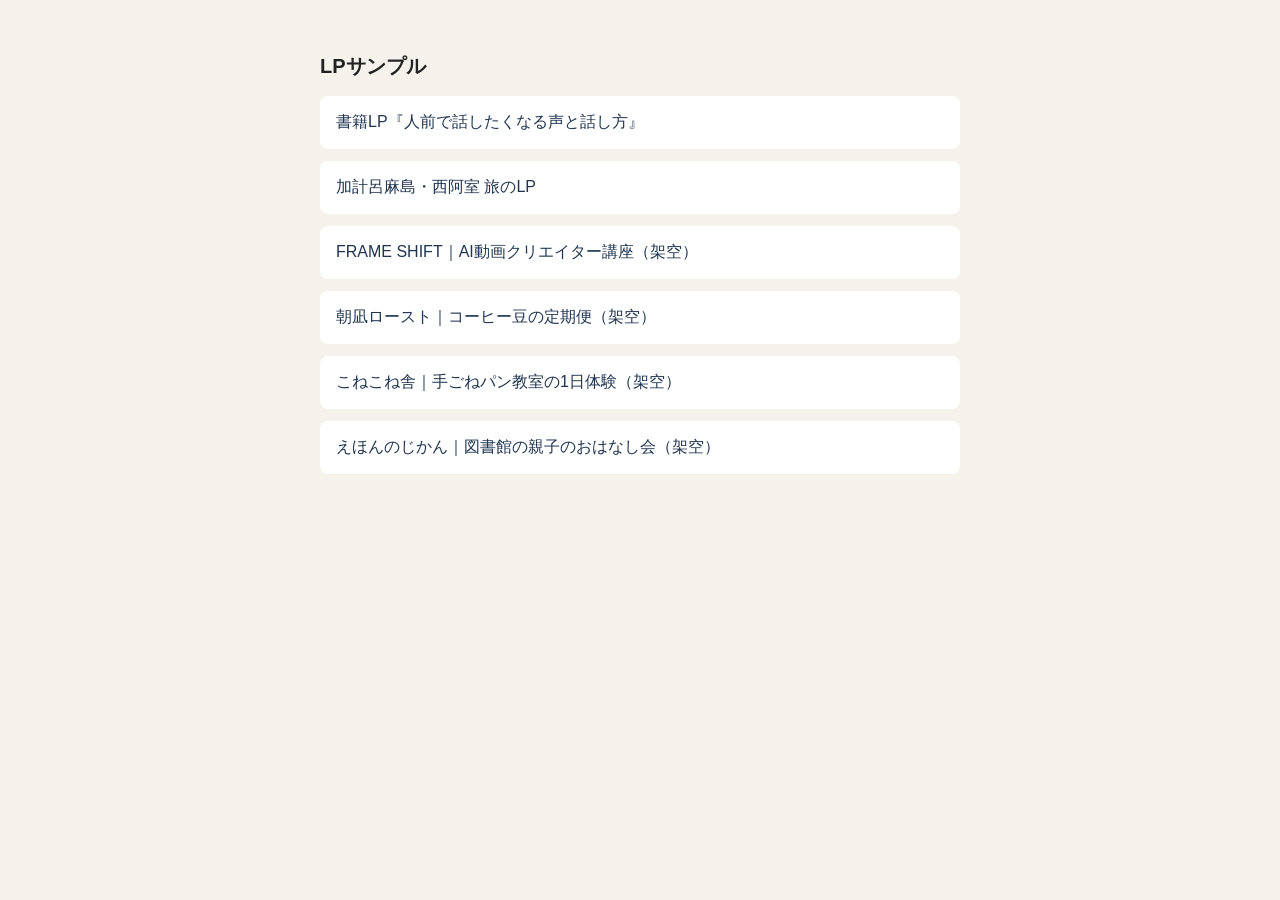
<file: index.html>
<!doctype html>
<html lang="ja"><head><meta charset="utf-8"><meta name="viewport" content="width=device-width, initial-scale=1">
<title>LPサンプル</title><meta name="robots" content="noindex">
<style>body{margin:0;font-family:"Hiragino Sans","Noto Sans JP",sans-serif;background:#f5f2ec;color:#222}main{max-width:640px;margin:0 auto;padding:40px 20px}h1{font-size:20px;font-weight:600}ul{list-style:none;padding:0;display:grid;gap:12px}a{display:block;padding:16px;background:#fff;border-radius:8px;color:#1F3550;text-decoration:none}a:hover{outline:2px solid #1F3550}</style></head>
<body><main><h1>LPサンプル</h1><ul>
<li><a href="hitomae/">書籍LP『人前で話したくなる声と話し方』</a></li>
<li><a href="nishiamuro/">加計呂麻島・西阿室 旅のLP</a></li>
<li><a href="frameshift/">FRAME SHIFT｜AI動画クリエイター講座（架空）</a></li>
<li><a href="asanagi/">朝凪ロースト｜コーヒー豆の定期便（架空）</a></li>
<li><a href="konekone/">こねこね舎｜手ごねパン教室の1日体験（架空）</a></li>
<li><a href="ehon/">えほんのじかん｜図書館の親子のおはなし会（架空）</a></li>
</ul></main></body></html>
</file>
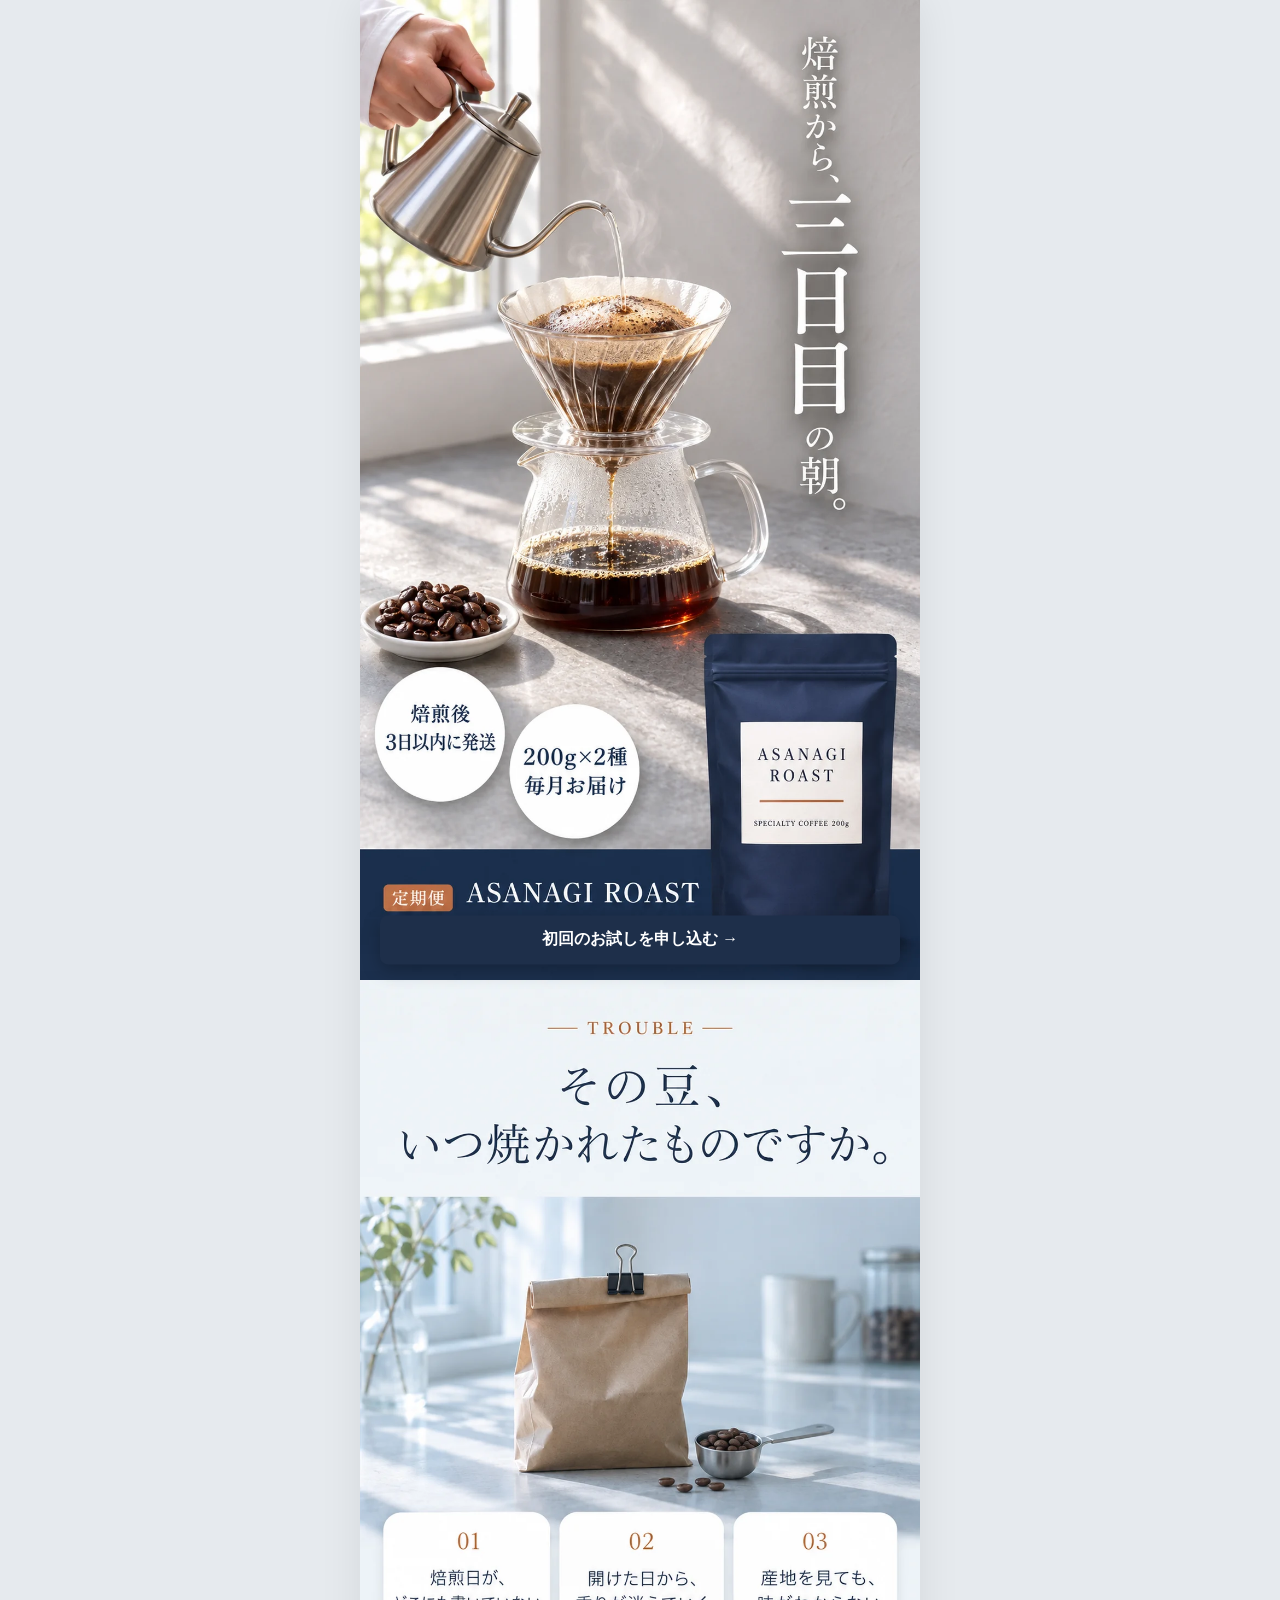
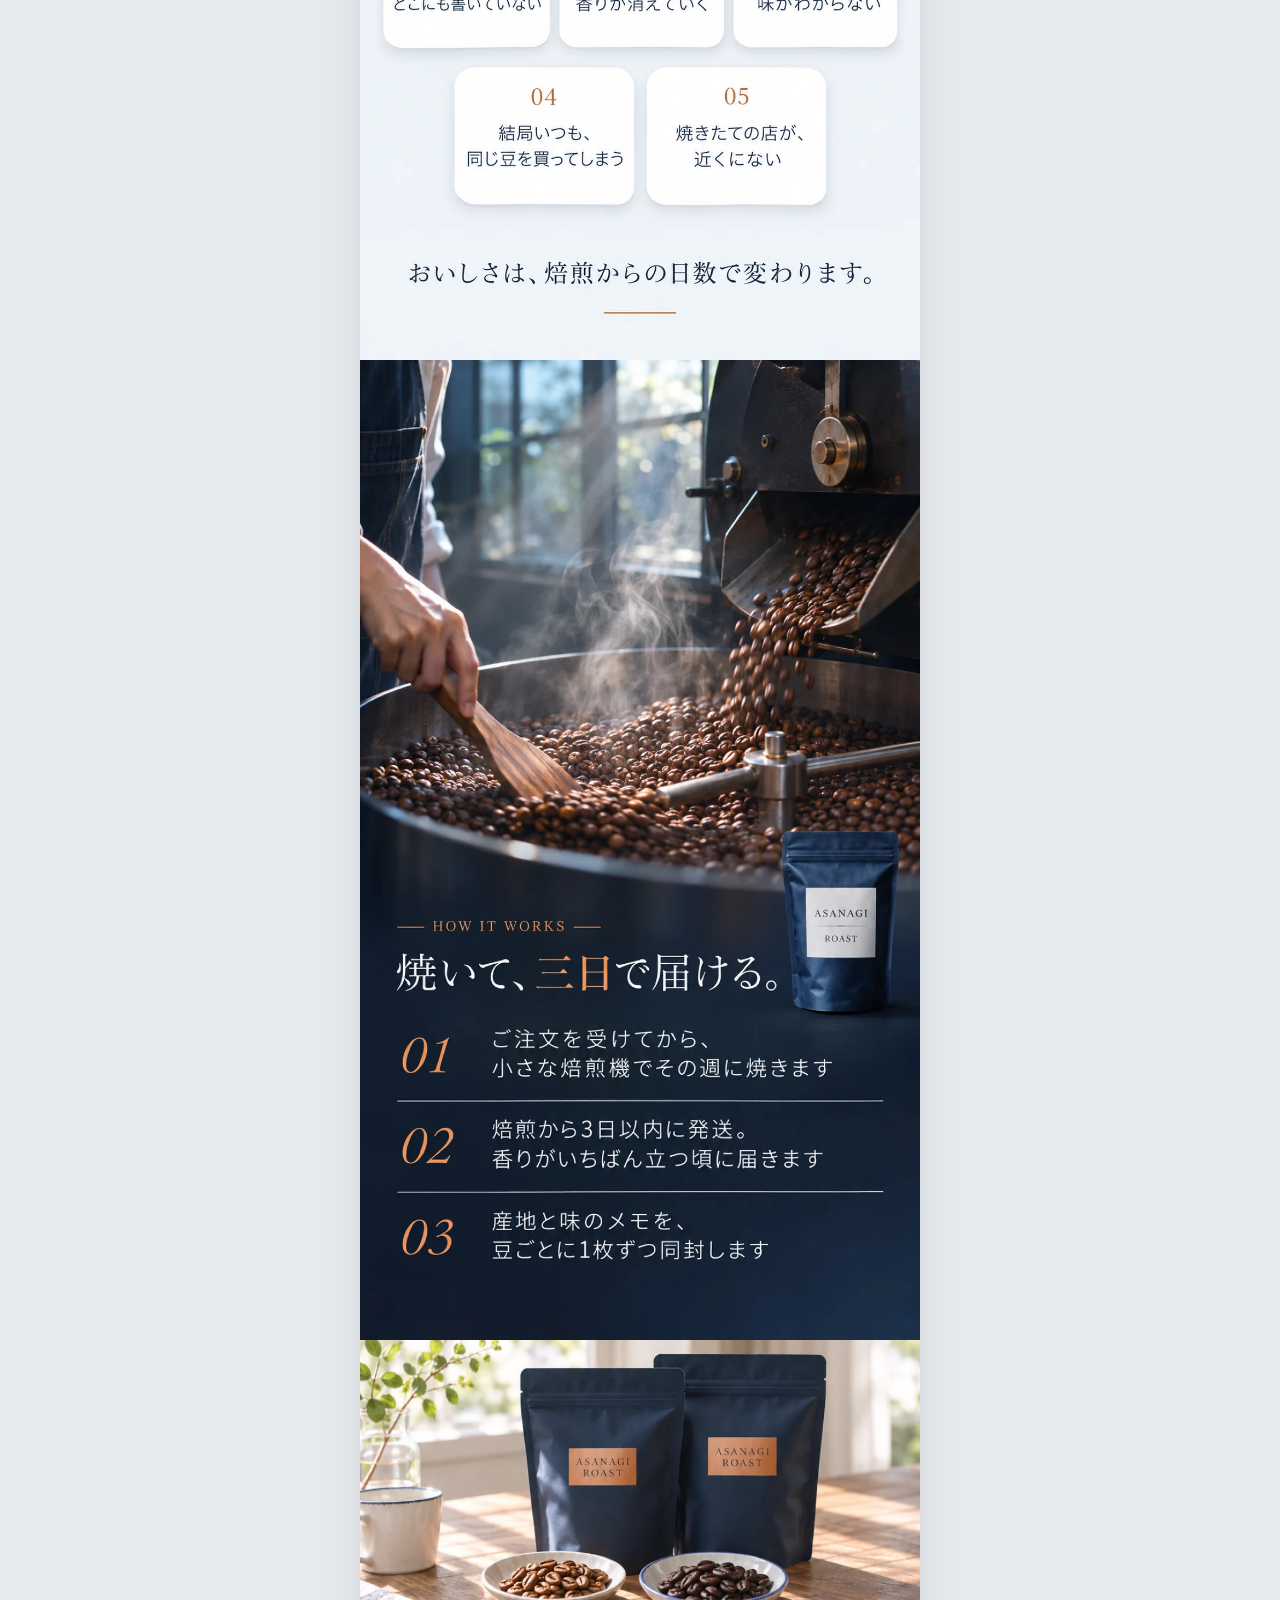
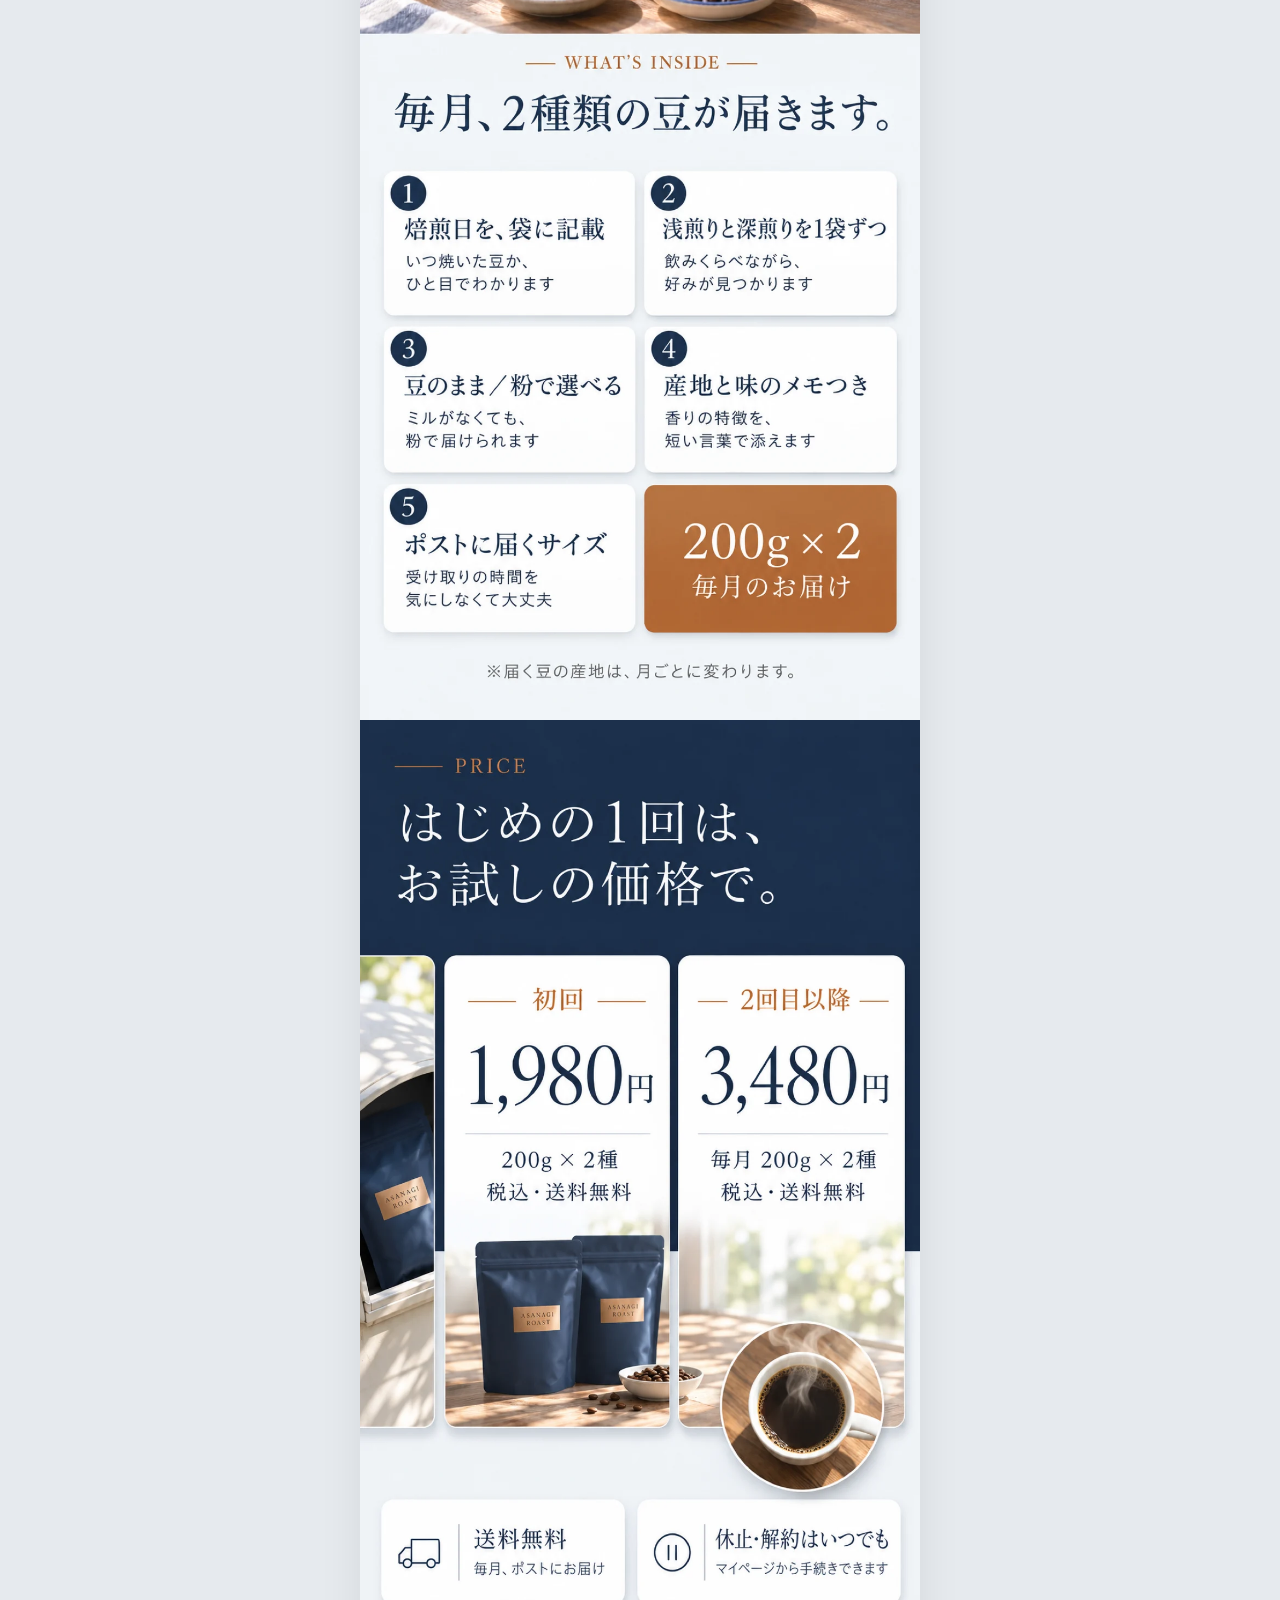
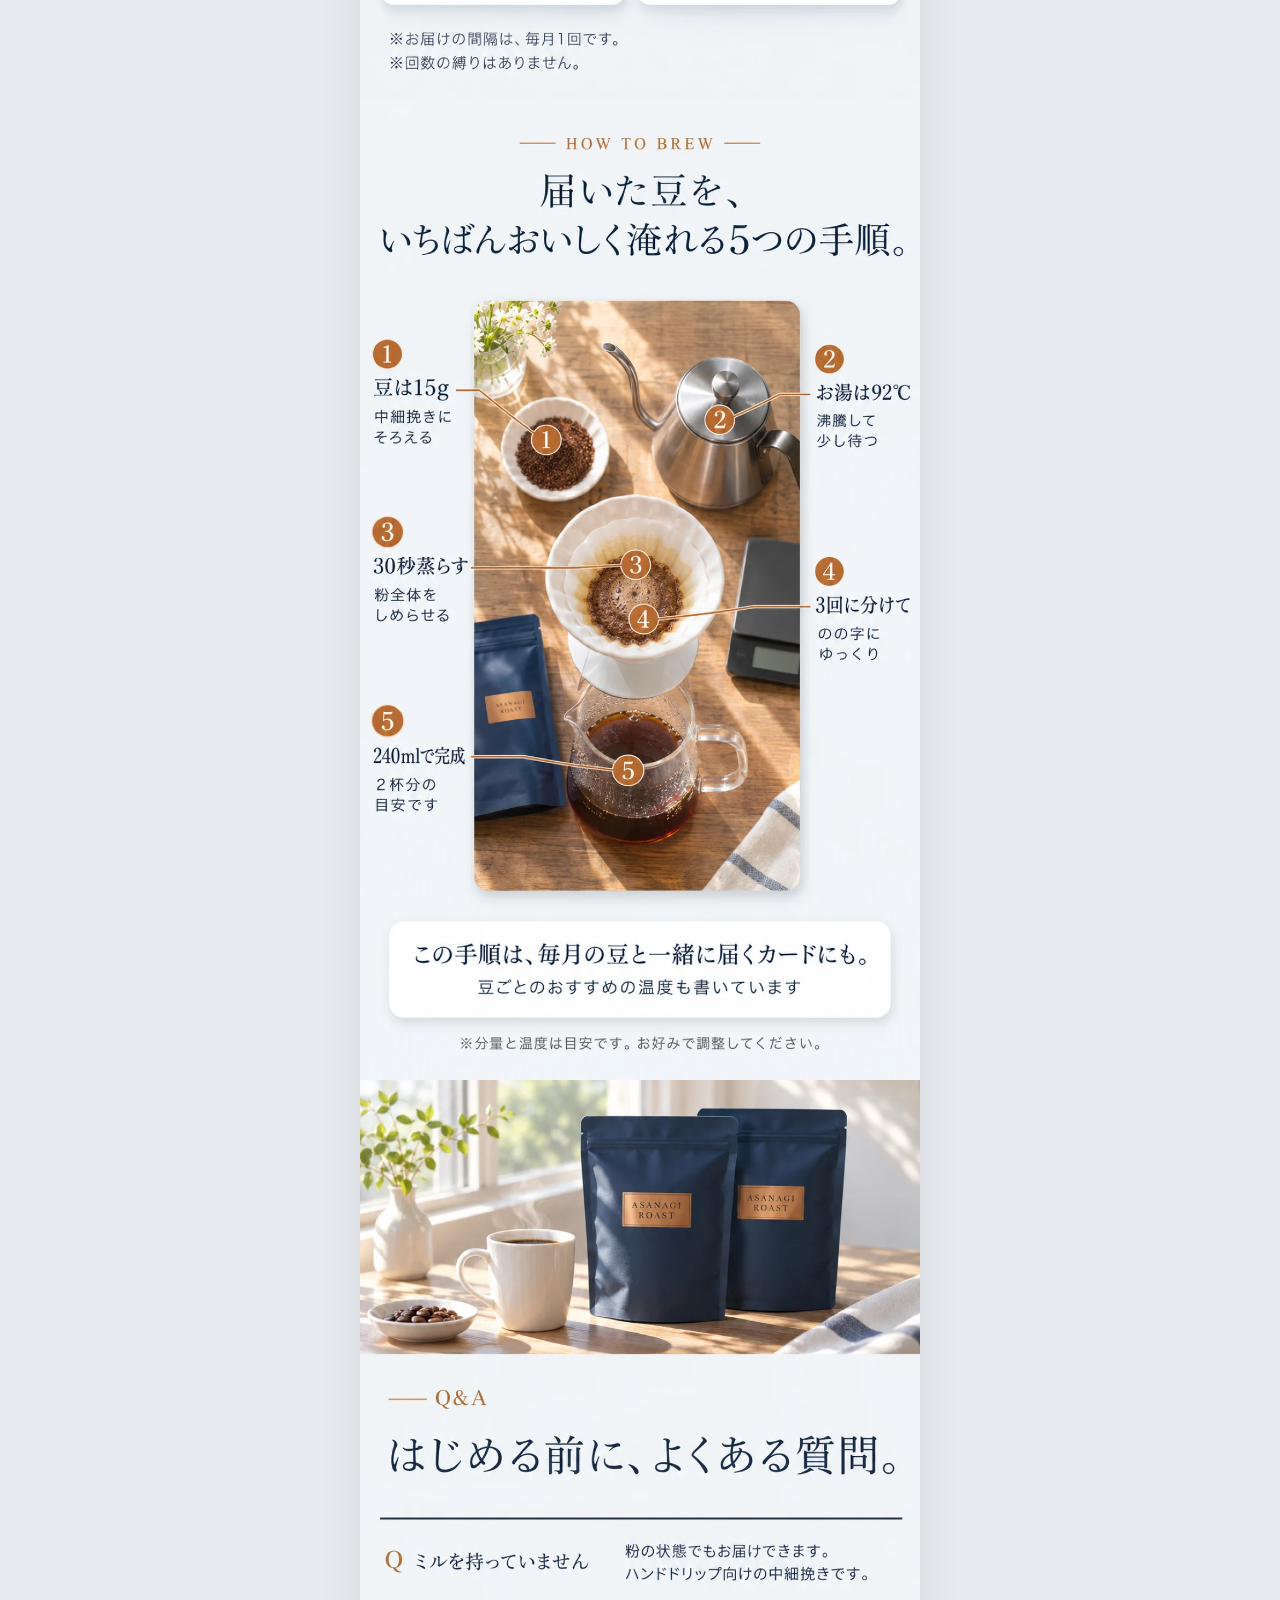
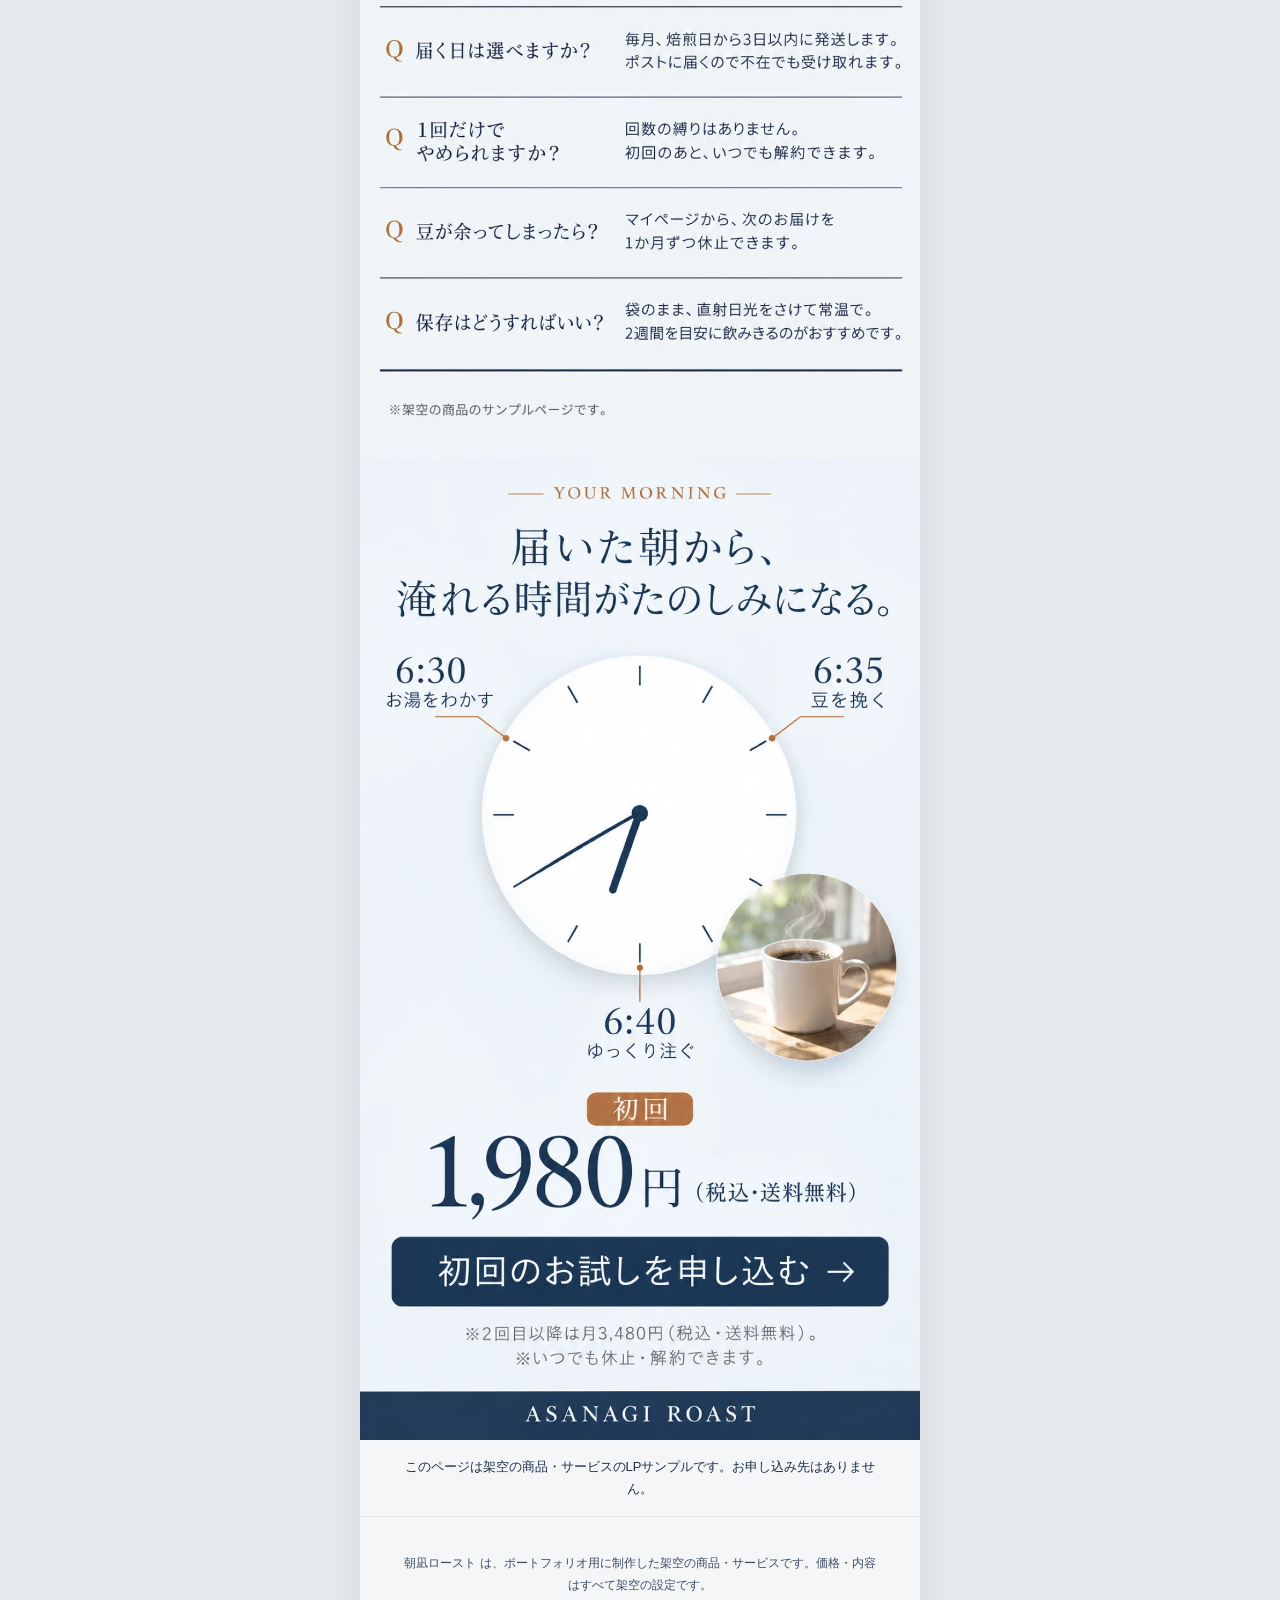
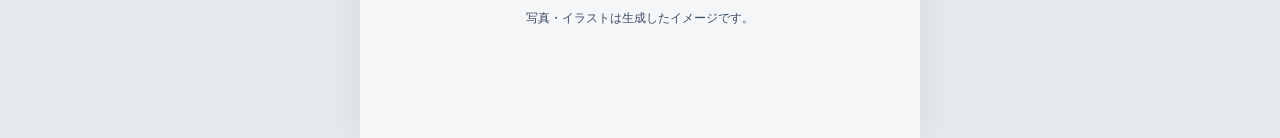
<file: asanagi/index.html>
<!doctype html>
<html lang="ja">
<head>
<meta charset="utf-8">
<meta name="viewport" content="width=device-width, initial-scale=1">
<title>朝凪ロースト｜焙煎から3日以内に届くコーヒー豆の定期便（架空のサンプル）</title>
<meta name="description" content="焙煎から、三日目の朝。架空のスペシャルティコーヒー豆の定期便のLPサンプル。">
<meta property="og:title" content="朝凪ロースト｜焙煎から3日以内に届くコーヒー豆の定期便（架空のサンプル）">
<meta property="og:description" content="焙煎から、三日目の朝。架空のスペシャルティコーヒー豆の定期便のLPサンプル。">
<meta property="og:type" content="website">
<meta property="og:image" content="images/ogp.jpg">
<link rel="icon" href="favicon.png">
<link rel="stylesheet" href="style.css">
</head>
<body>
<main class="lp">
  <section class="part" id="fv">
    <img src="images/01-fv.webp" width="1024" height="1792" fetchpriority="high"
      alt="焙煎から、三日目の朝。朝凪ロースト ASANAGI ROAST。焙煎後3日以内に発送、200g×2種を毎月お届けするコーヒー豆の定期便。">
  </section>
  <section class="part" id="pain">
    <img src="images/02-pain.webp" width="1024" height="1792" loading="lazy"
      alt="その豆、いつ焼かれたものですか。焙煎日が書いていない、開けると香りがすぐ消える、選び方がわからない。">
  </section>
  <section class="part" id="offer">
    <img src="images/03-offer.webp" width="1024" height="1792" loading="lazy"
      alt="焼いて、三日で届ける。注文を受けてから焙煎し、3日以内に発送します。">
  </section>
  <section class="part" id="feature">
    <img src="images/04-feature.webp" width="1024" height="1792" loading="lazy"
      alt="毎月、2種類の豆が届きます。焙煎日を袋に記載、浅煎りと深煎りを1袋ずつ、豆のまま／粉で選べる、産地と味のメモつき、ポストに届くサイズ。200g×2を毎月お届け。">
  </section>
  <section class="part" id="price">
    <img src="images/05-price.webp" width="1024" height="1792" loading="lazy"
      alt="はじめの1回は、お試しの価格で。初回1,980円、2回目以降3,480円（どちらも税込・送料無料、200g×2種）。休止・解約はいつでも。">
  </section>
  <section class="part" id="guide">
    <img src="images/06-guide.webp" width="1024" height="1792" loading="lazy"
      alt="届いた豆を、いちばんおいしく淹れる5つの手順。豆は15g、お湯は92℃、30秒蒸らす、3回に分けて注ぐ、240mlで完成。">
  </section>
  <section class="part" id="faq">
    <img src="images/07-faq.webp" width="1024" height="1792" loading="lazy"
      alt="はじめる前に、よくある質問。ミルがなくても粉で届けられます。焙煎日から3日以内に発送しポストに届きます。回数の縛りはありません。1か月ずつ休止できます。">
  </section>
  <section class="part" id="cta">
    <img src="images/08-cta.webp" width="1024" height="1792" loading="lazy"
      alt="届いた朝から、淹れる時間がたのしみになる。6:30 お湯をわかす、6:35 豆を挽く、6:40 ゆっくり注ぐ。初回1,980円（税込・送料無料）。2回目以降は月3,480円。いつでも休止・解約できます。">
    <a class="hit apply" style="--x:5%;--y:79%;--w:90%;--h:6.5%" href="#apply-note">初回のお試しを申し込む（サンプルのため申込先はありません）</a>
  </section>
  <p class="note" id="apply-note" role="status">このページは架空の商品・サービスのLPサンプルです。お申し込み先はありません。</p>
  <footer class="foot">
    <p>朝凪ロースト は、ポートフォリオ用に制作した架空の商品・サービスです。価格・内容はすべて架空の設定です。</p>
    <p>写真・イラストは生成したイメージです。</p>
  </footer>
</main>
<a class="float" href="#cta" aria-hidden="true" tabindex="-1">初回のお試しを申し込む →</a>
<script src="main.js"></script>
</body>
</html>
</file>
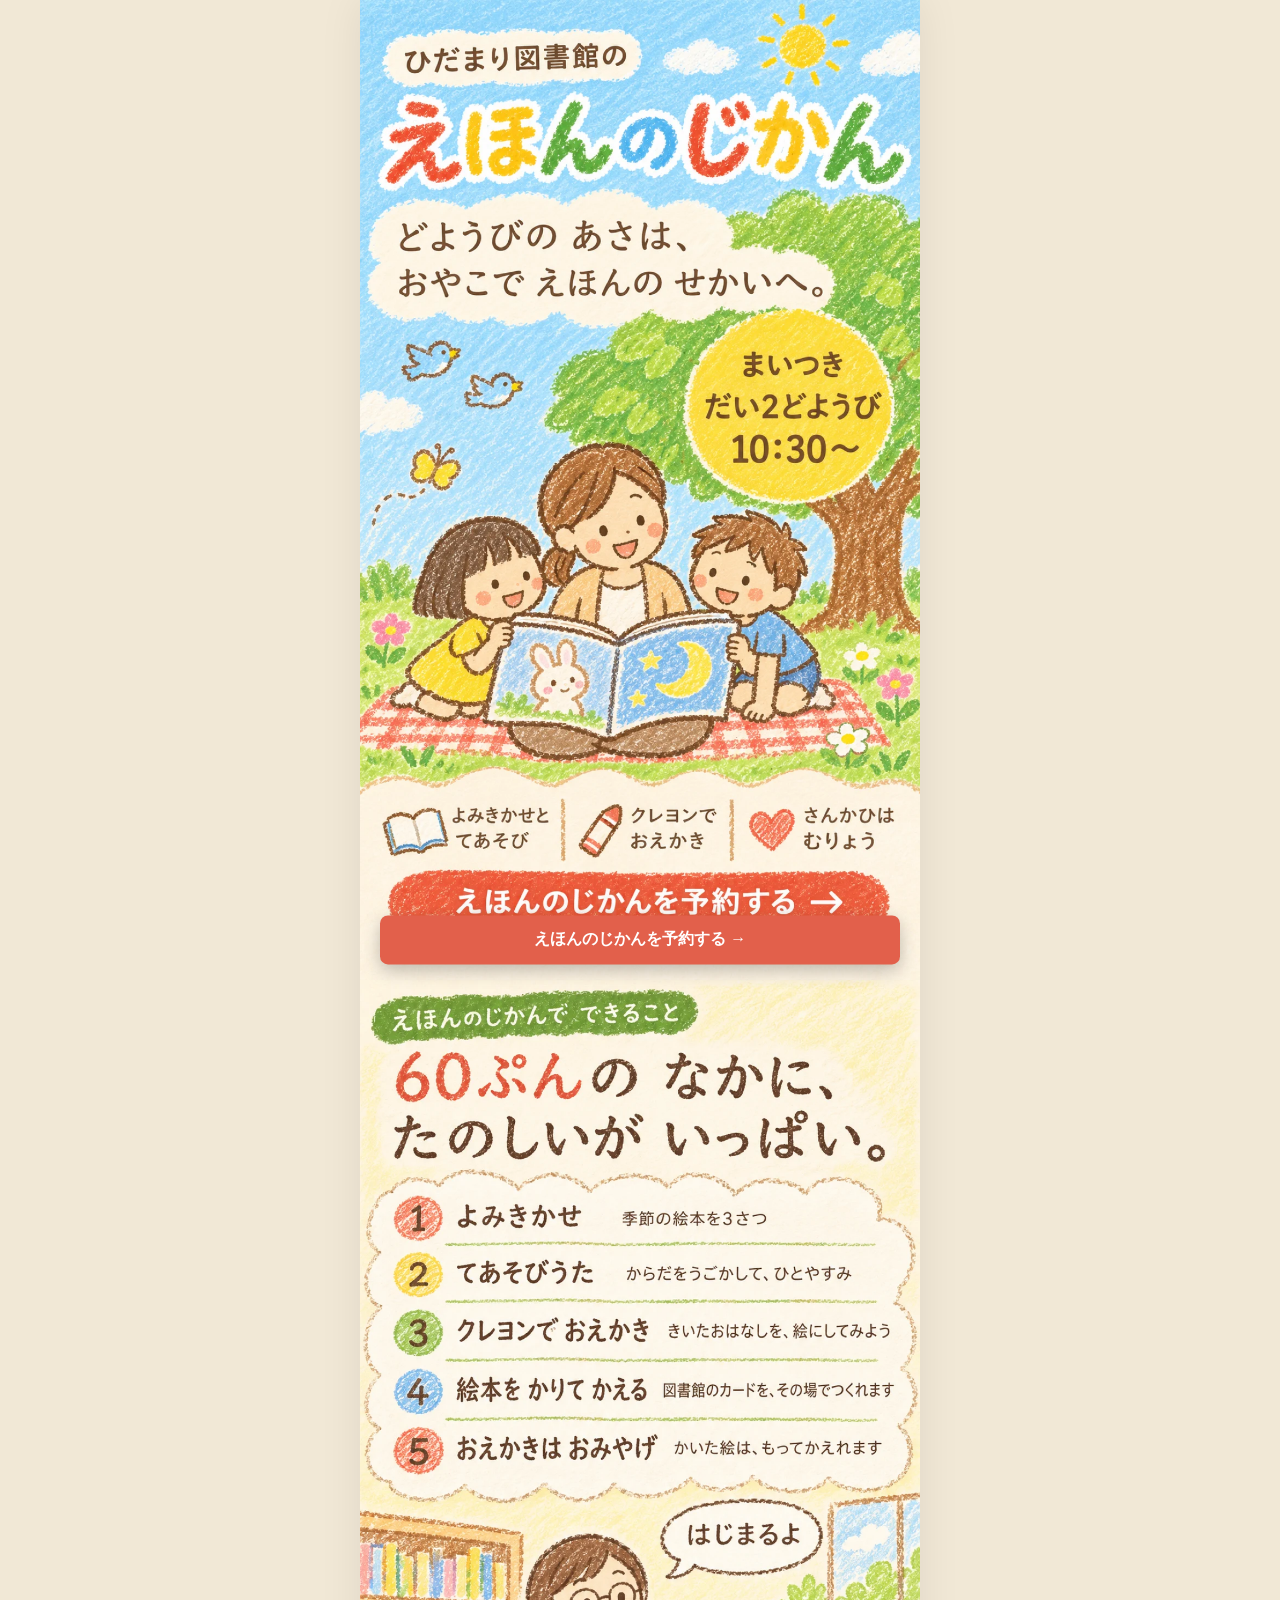
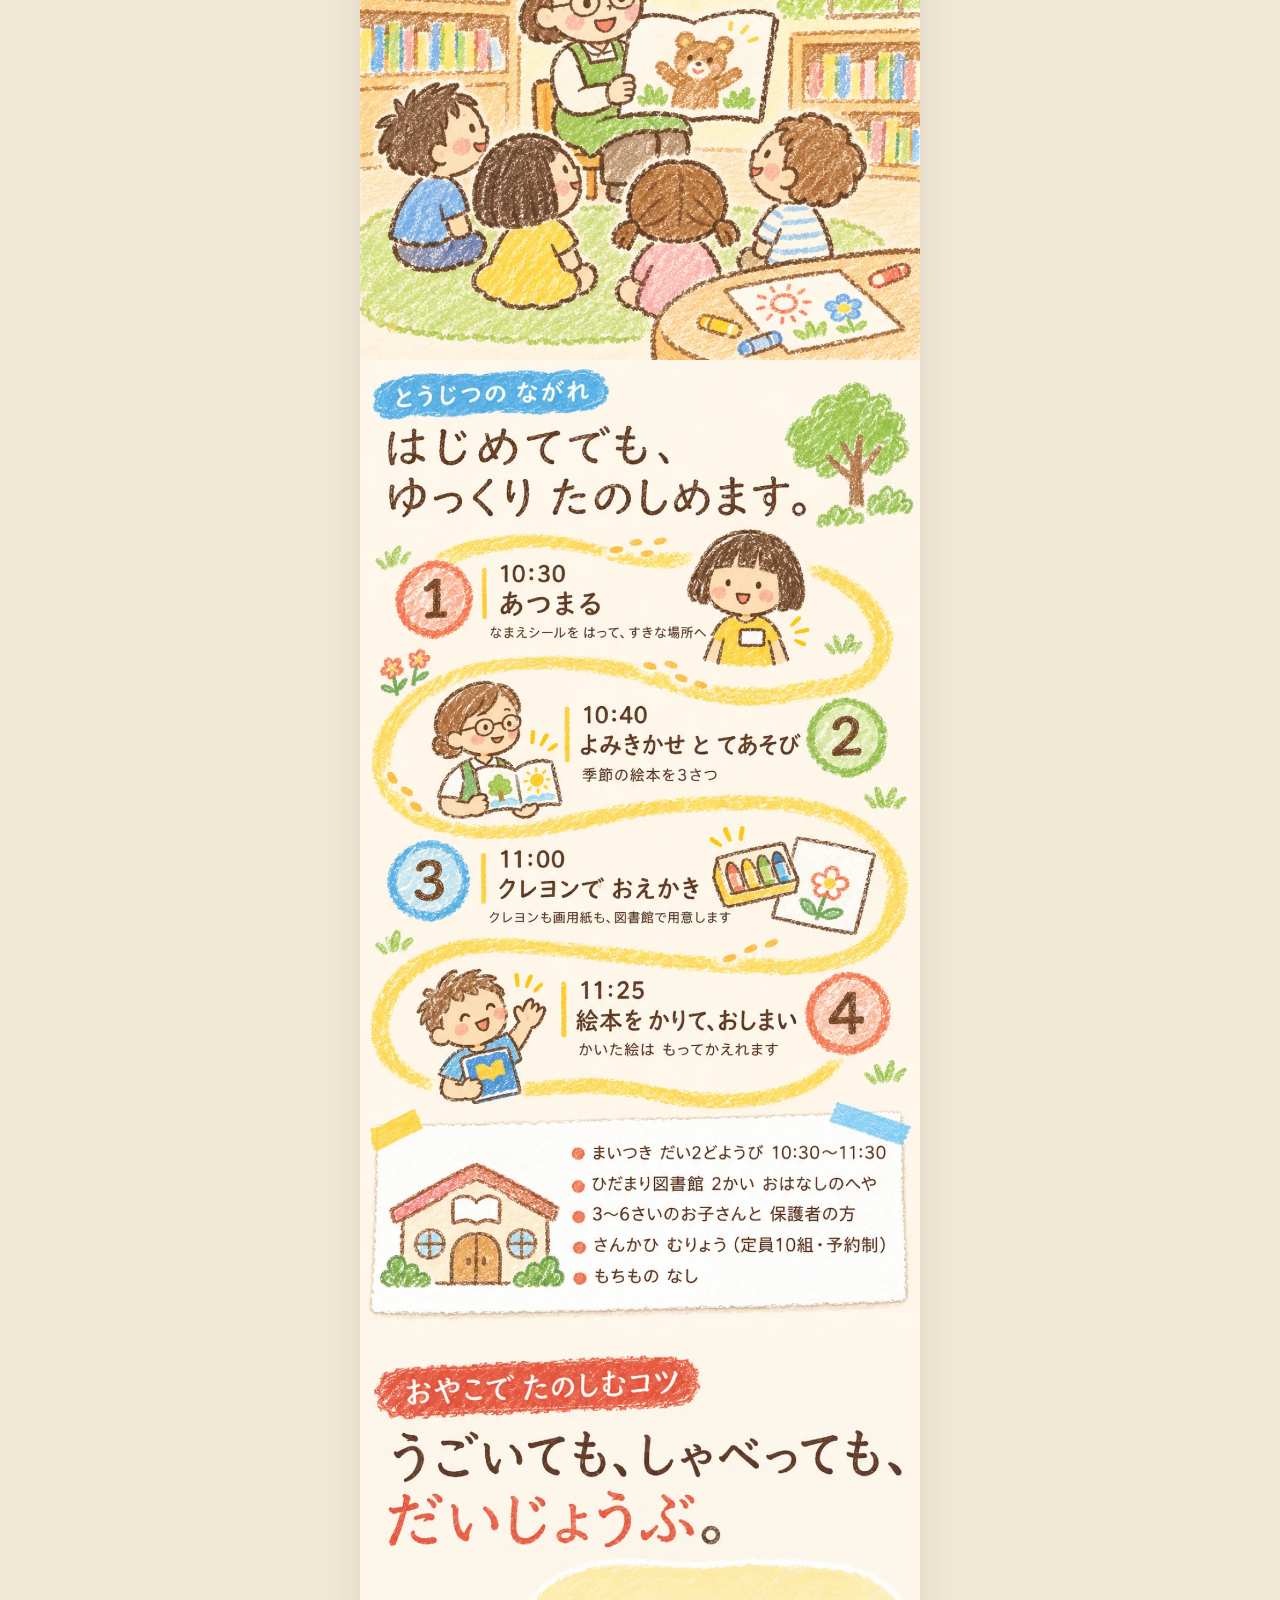
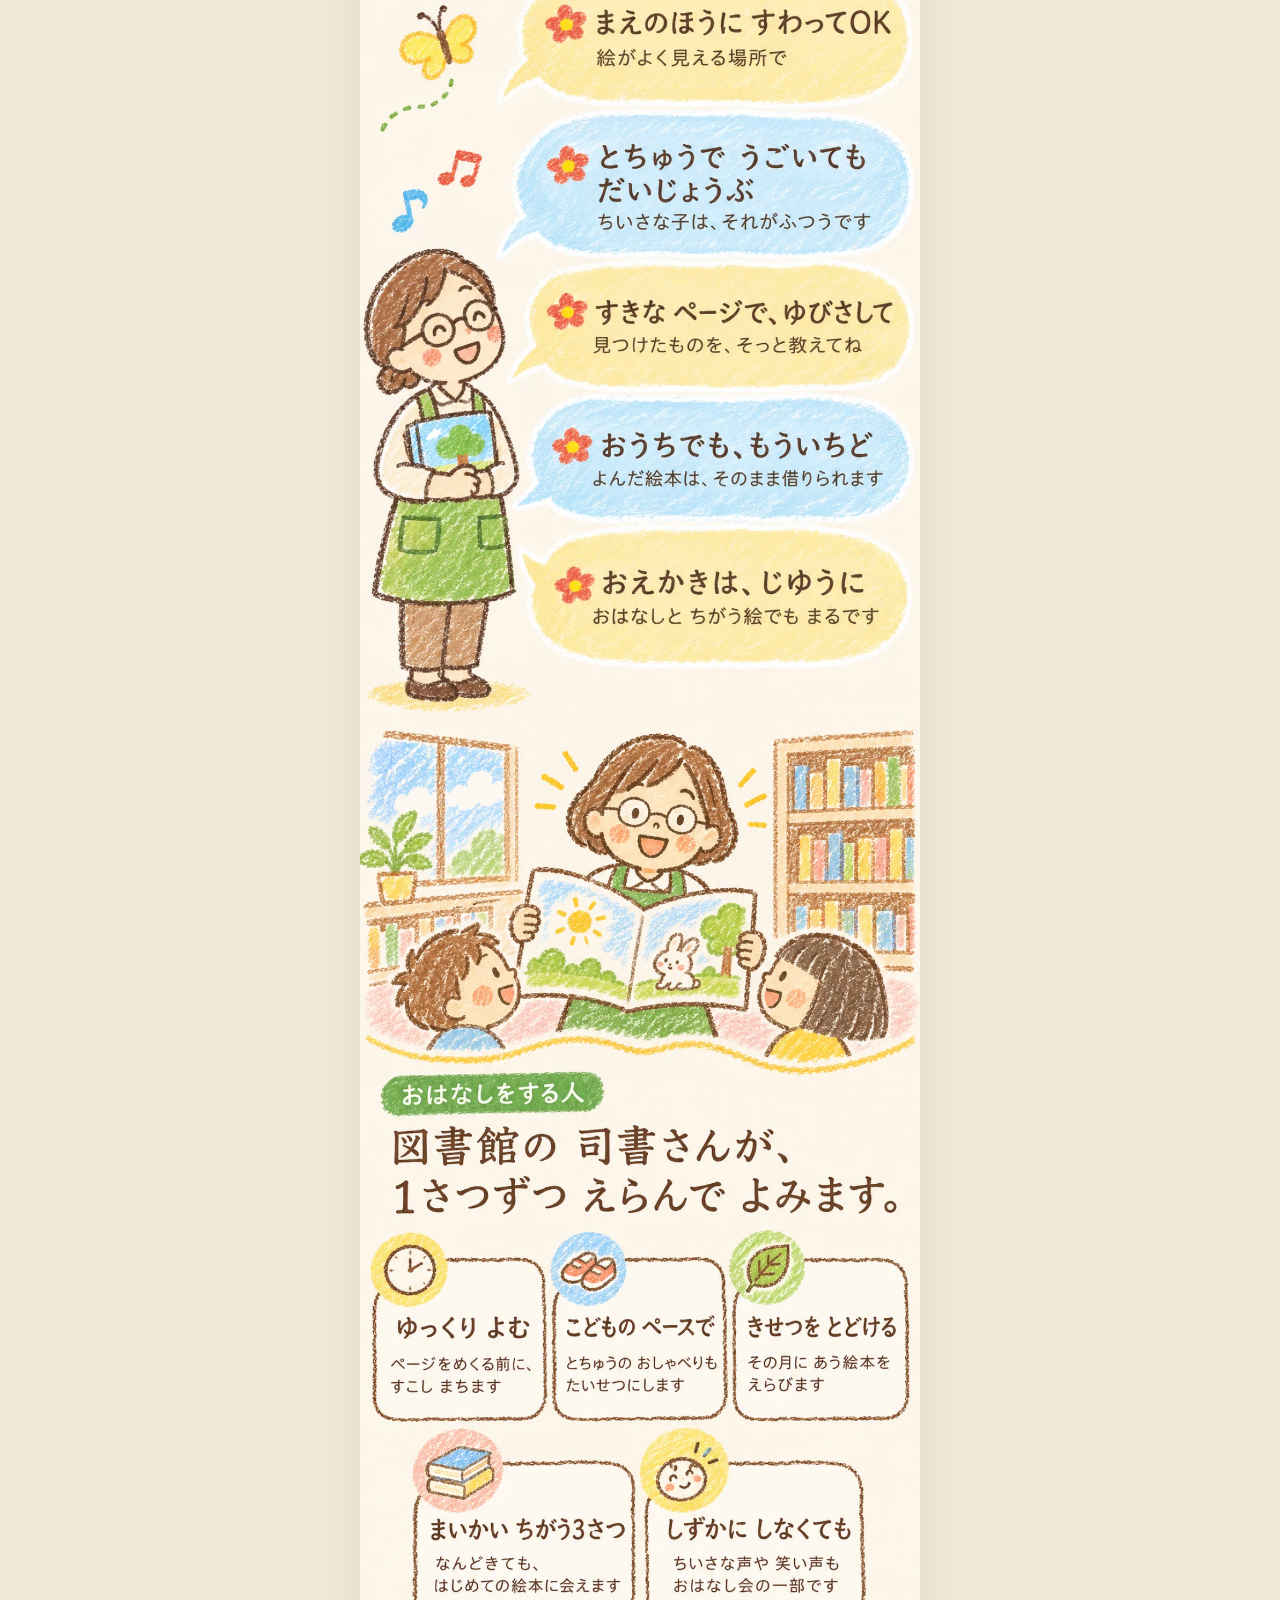
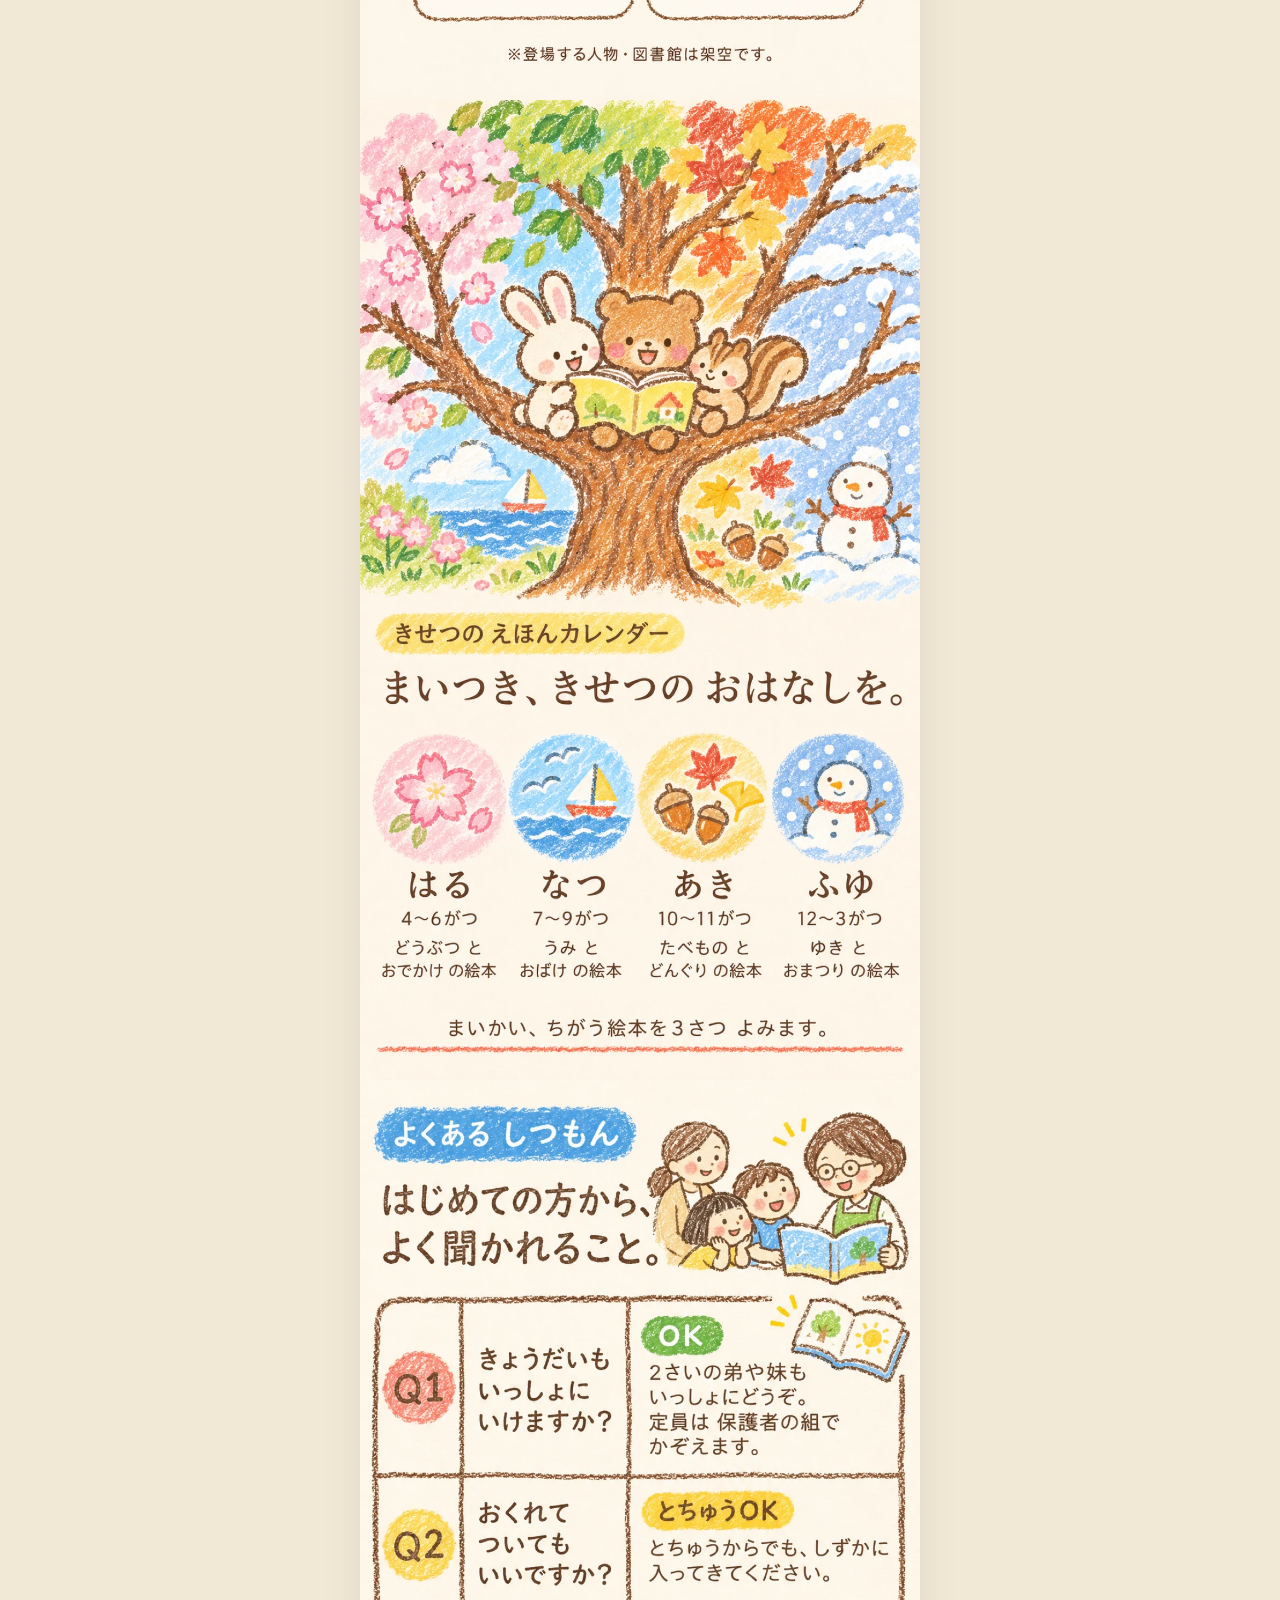
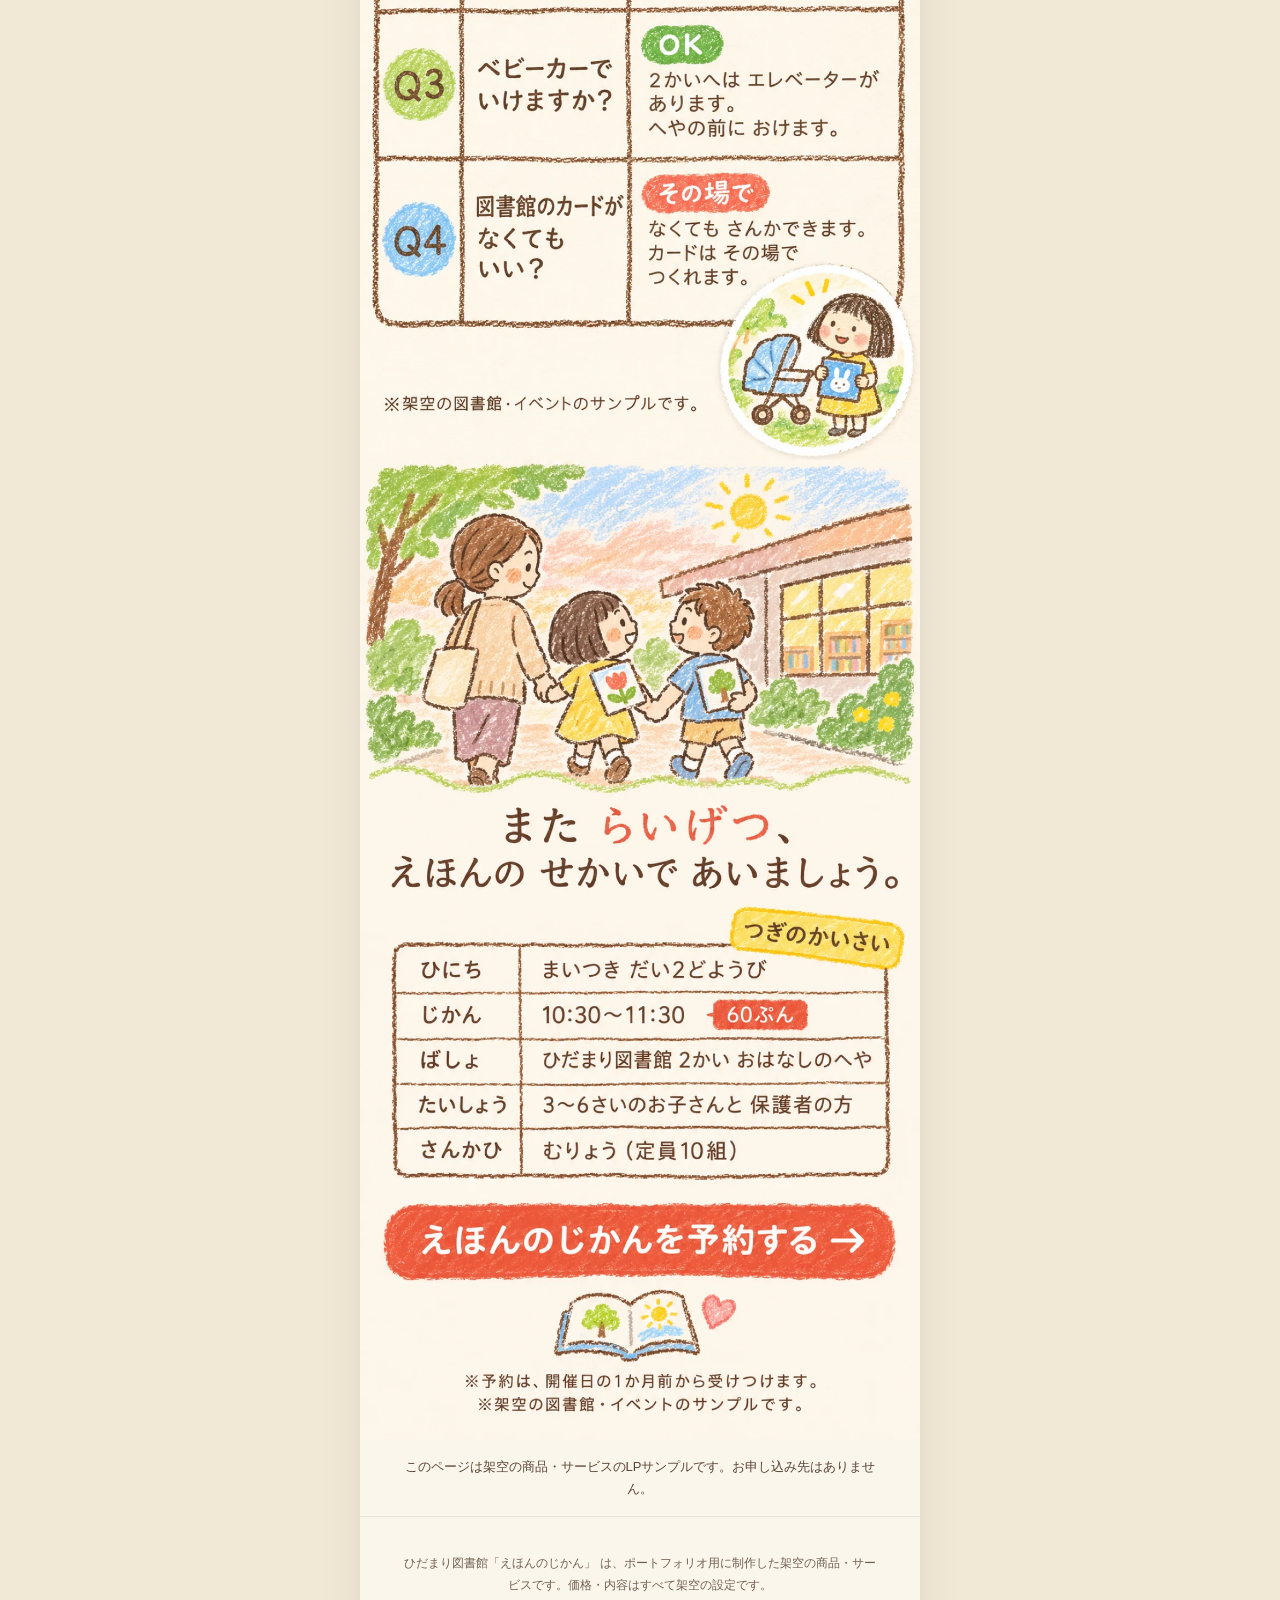
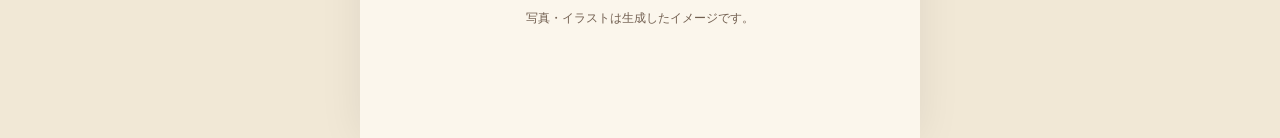
<file: ehon/index.html>
<!doctype html>
<html lang="ja">
<head>
<meta charset="utf-8">
<meta name="viewport" content="width=device-width, initial-scale=1">
<title>えほんのじかん｜ひだまり図書館の親子のおはなし会（架空のサンプル）</title>
<meta name="description" content="どようびのあさは、おやこでえほんのせかいへ。架空の図書館の親子のおはなし会のLPサンプル。">
<meta property="og:title" content="えほんのじかん｜ひだまり図書館の親子のおはなし会（架空のサンプル）">
<meta property="og:description" content="どようびのあさは、おやこでえほんのせかいへ。架空の図書館の親子のおはなし会のLPサンプル。">
<meta property="og:type" content="website">
<meta property="og:image" content="images/ogp.jpg">
<link rel="icon" href="favicon.png">
<link rel="stylesheet" href="style.css">
</head>
<body>
<main class="lp">
  <section class="part" id="fv">
    <img src="images/01-fv.webp" width="1024" height="1792" fetchpriority="high"
      alt="ひだまり図書館の えほんのじかん。どようびの あさは、おやこで えほんの せかいへ。まいつき だい2どようび 10:30〜。よみきかせと てあそび、クレヨンで おえかき、さんかひは むりょう。3〜6さいのお子さんと保護者の方、定員10組・予約制。">
    <a class="hit" style="--x:5%;--y:89.2%;--w:90%;--h:5.4%" href="#cta">えほんのじかんを予約する（申込のパートへ移動）</a>
  </section>
  <section class="part" id="offer">
    <img src="images/02-offer.webp" width="1024" height="1792" loading="lazy"
      alt="60ぷんの なかに、たのしいが いっぱい。1 よみきかせ（季節の絵本を3さつ）、2 てあそびうた、3 クレヨンで おえかき、4 絵本を かりて かえる、5 おえかきは おみやげ。">
  </section>
  <section class="part" id="detail">
    <img src="images/03-detail.webp" width="1024" height="1792" loading="lazy"
      alt="はじめてでも、ゆっくり たのしめます。10:30 あつまる、10:40 よみきかせ と てあそび、11:00 クレヨンで おえかき、11:25 絵本を かりて、おしまい。まいつき だい2どようび 10:30〜11:30、ひだまり図書館 2かい おはなしのへや、さんかひ むりょう（定員10組・予約制）、もちもの なし。">
  </section>
  <section class="part" id="howto">
    <img src="images/04-howto.webp" width="1024" height="1792" loading="lazy"
      alt="うごいても、しゃべっても、だいじょうぶ。まえのほうに すわってOK、とちゅうで うごいても だいじょうぶ、すきな ページで ゆびさして、おうちでも もういちど、おえかきは じゆうに。">
  </section>
  <section class="part" id="host">
    <img src="images/05-host.webp" width="1024" height="1792" loading="lazy"
      alt="図書館の 司書さんが、1さつずつ えらんで よみます。ゆっくり よむ、こどもの ペースで、きせつを とどける、まいかい ちがう3さつ、しずかに しなくても。">
  </section>
  <section class="part" id="season">
    <img src="images/06-season.webp" width="1024" height="1792" loading="lazy"
      alt="まいつき、きせつの おはなしを。はる 4〜6がつ どうぶつとおでかけ、なつ 7〜9がつ うみとおばけ、あき 10〜11がつ たべものとどんぐり、ふゆ 12〜3がつ ゆきとおまつり の絵本。">
  </section>
  <section class="part" id="faq">
    <img src="images/07-faq.webp" width="1024" height="1792" loading="lazy"
      alt="はじめての方から、よく聞かれること。きょうだいも いっしょにどうぞ。とちゅうからでも入れます。ベビーカーはエレベーターで2かいへ。図書館のカードがなくても参加でき、その場でつくれます。">
  </section>
  <section class="part" id="cta">
    <img src="images/08-cta.webp" width="1024" height="1792" loading="lazy"
      alt="また らいげつ、えほんの せかいで あいましょう。ひにち まいつき だい2どようび、じかん 10:30〜11:30、ばしょ ひだまり図書館 2かい おはなしのへや、たいしょう 3〜6さいのお子さんと保護者の方、さんかひ むりょう（定員10組）。">
    <a class="hit apply" style="--x:4.5%;--y:76.2%;--w:91%;--h:7%" href="#apply-note">えほんのじかんを予約する（サンプルのため申込先はありません）</a>
  </section>
  <p class="note" id="apply-note" role="status">このページは架空の商品・サービスのLPサンプルです。お申し込み先はありません。</p>
  <footer class="foot">
    <p>ひだまり図書館「えほんのじかん」 は、ポートフォリオ用に制作した架空の商品・サービスです。価格・内容はすべて架空の設定です。</p>
    <p>写真・イラストは生成したイメージです。</p>
  </footer>
</main>
<a class="float" href="#cta" aria-hidden="true" tabindex="-1">えほんのじかんを予約する →</a>
<script src="main.js"></script>
</body>
</html>
</file>
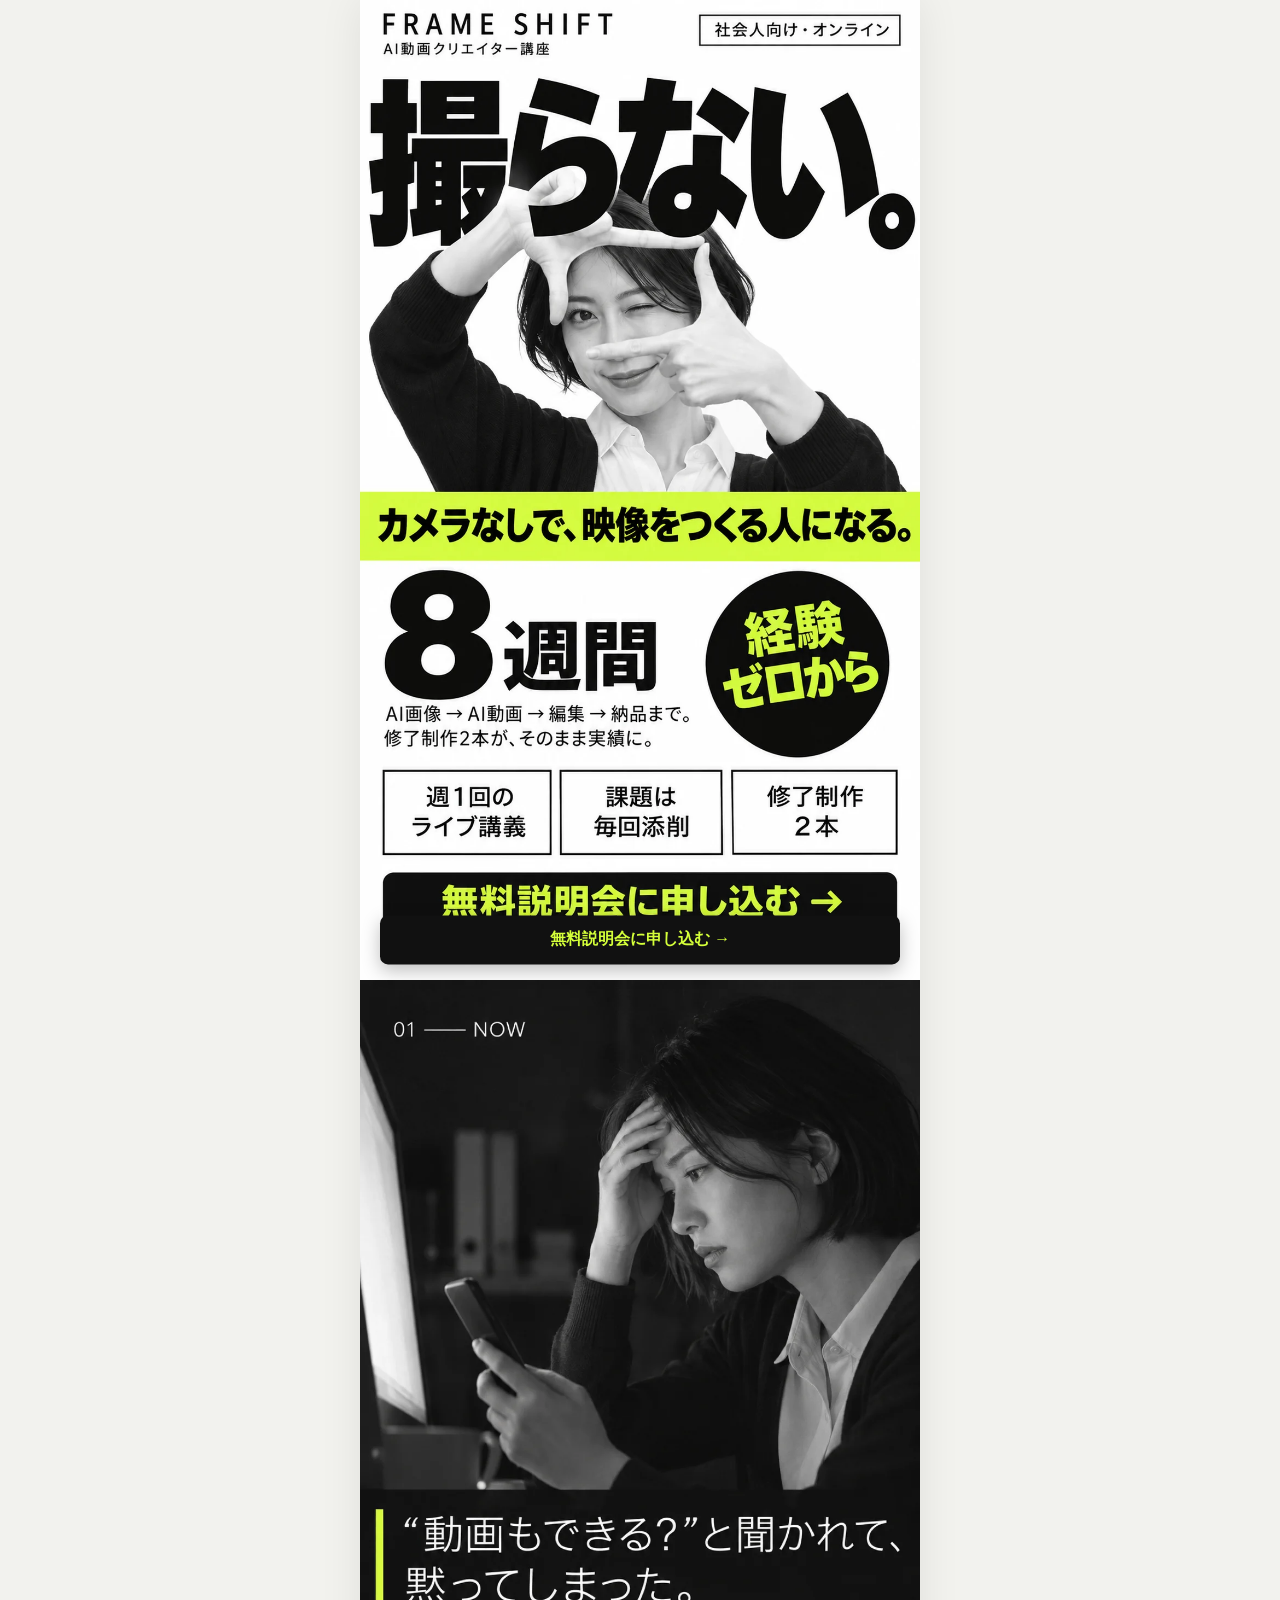
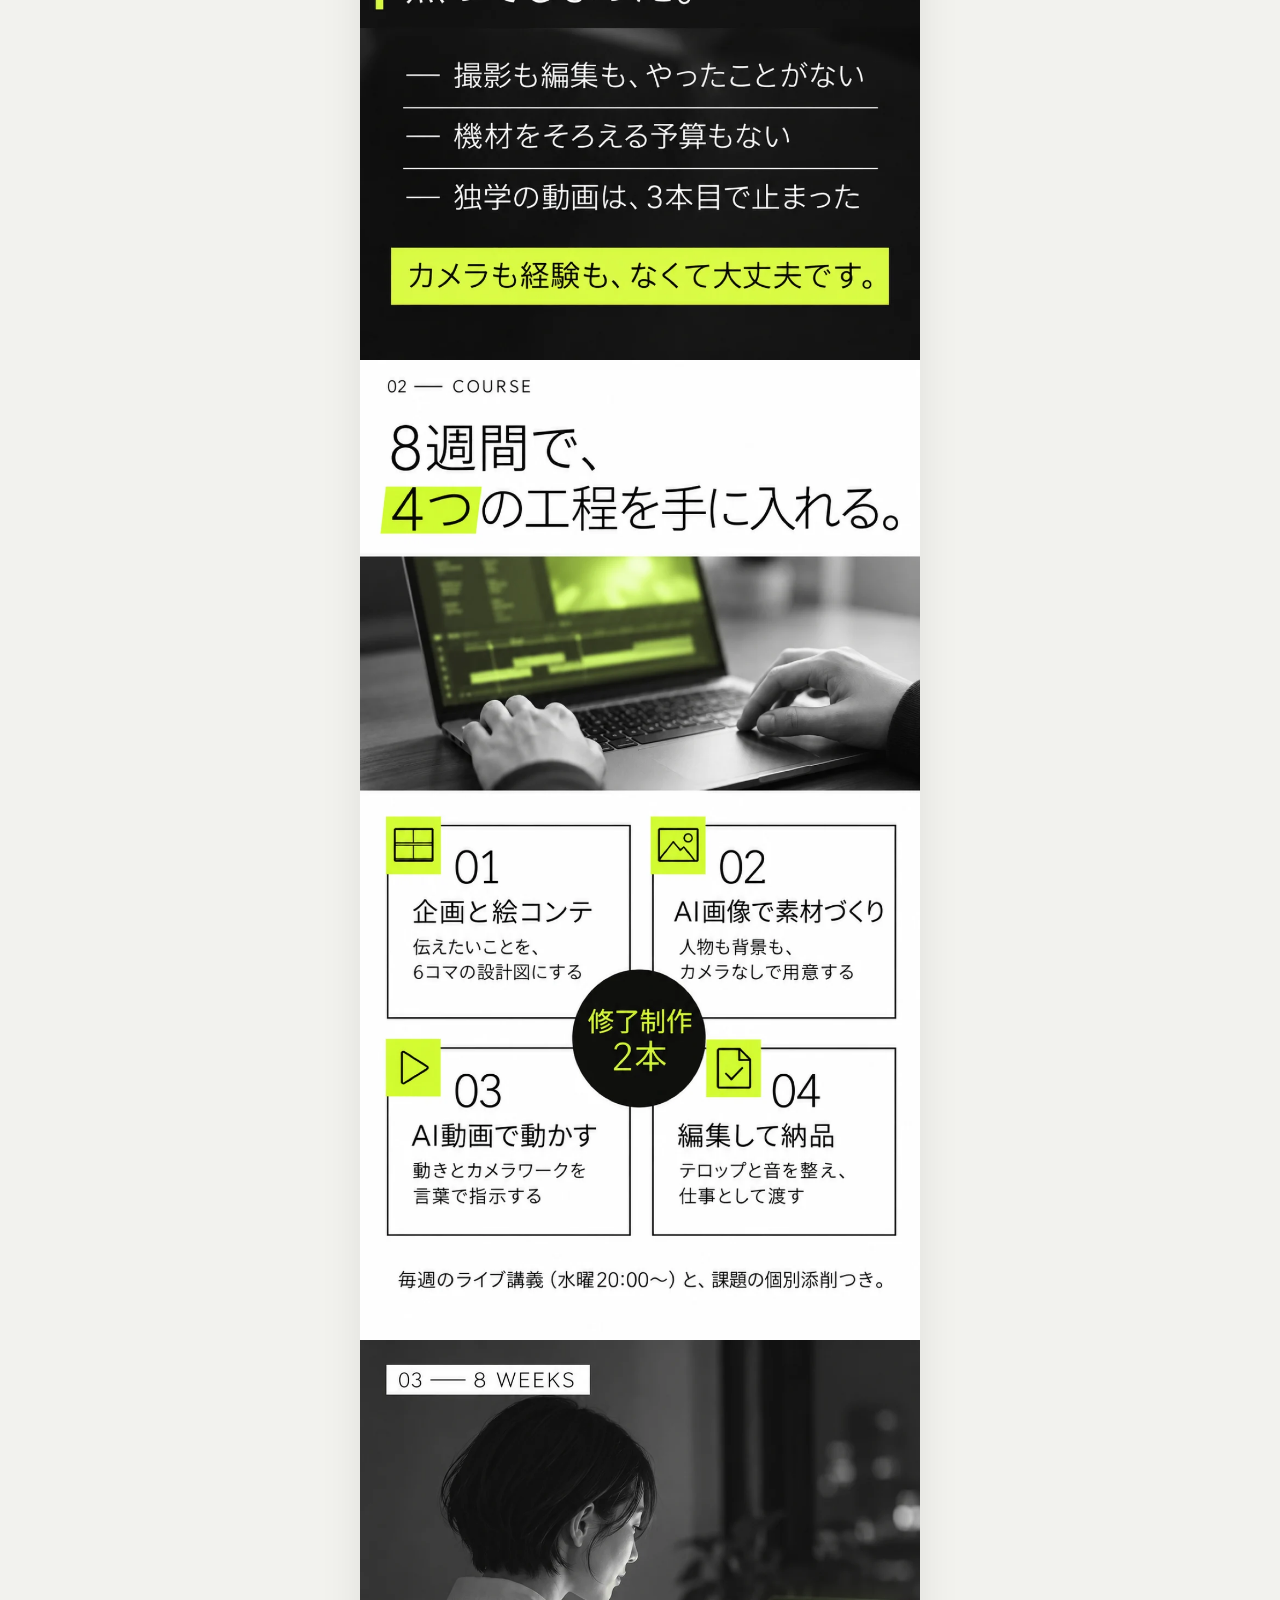
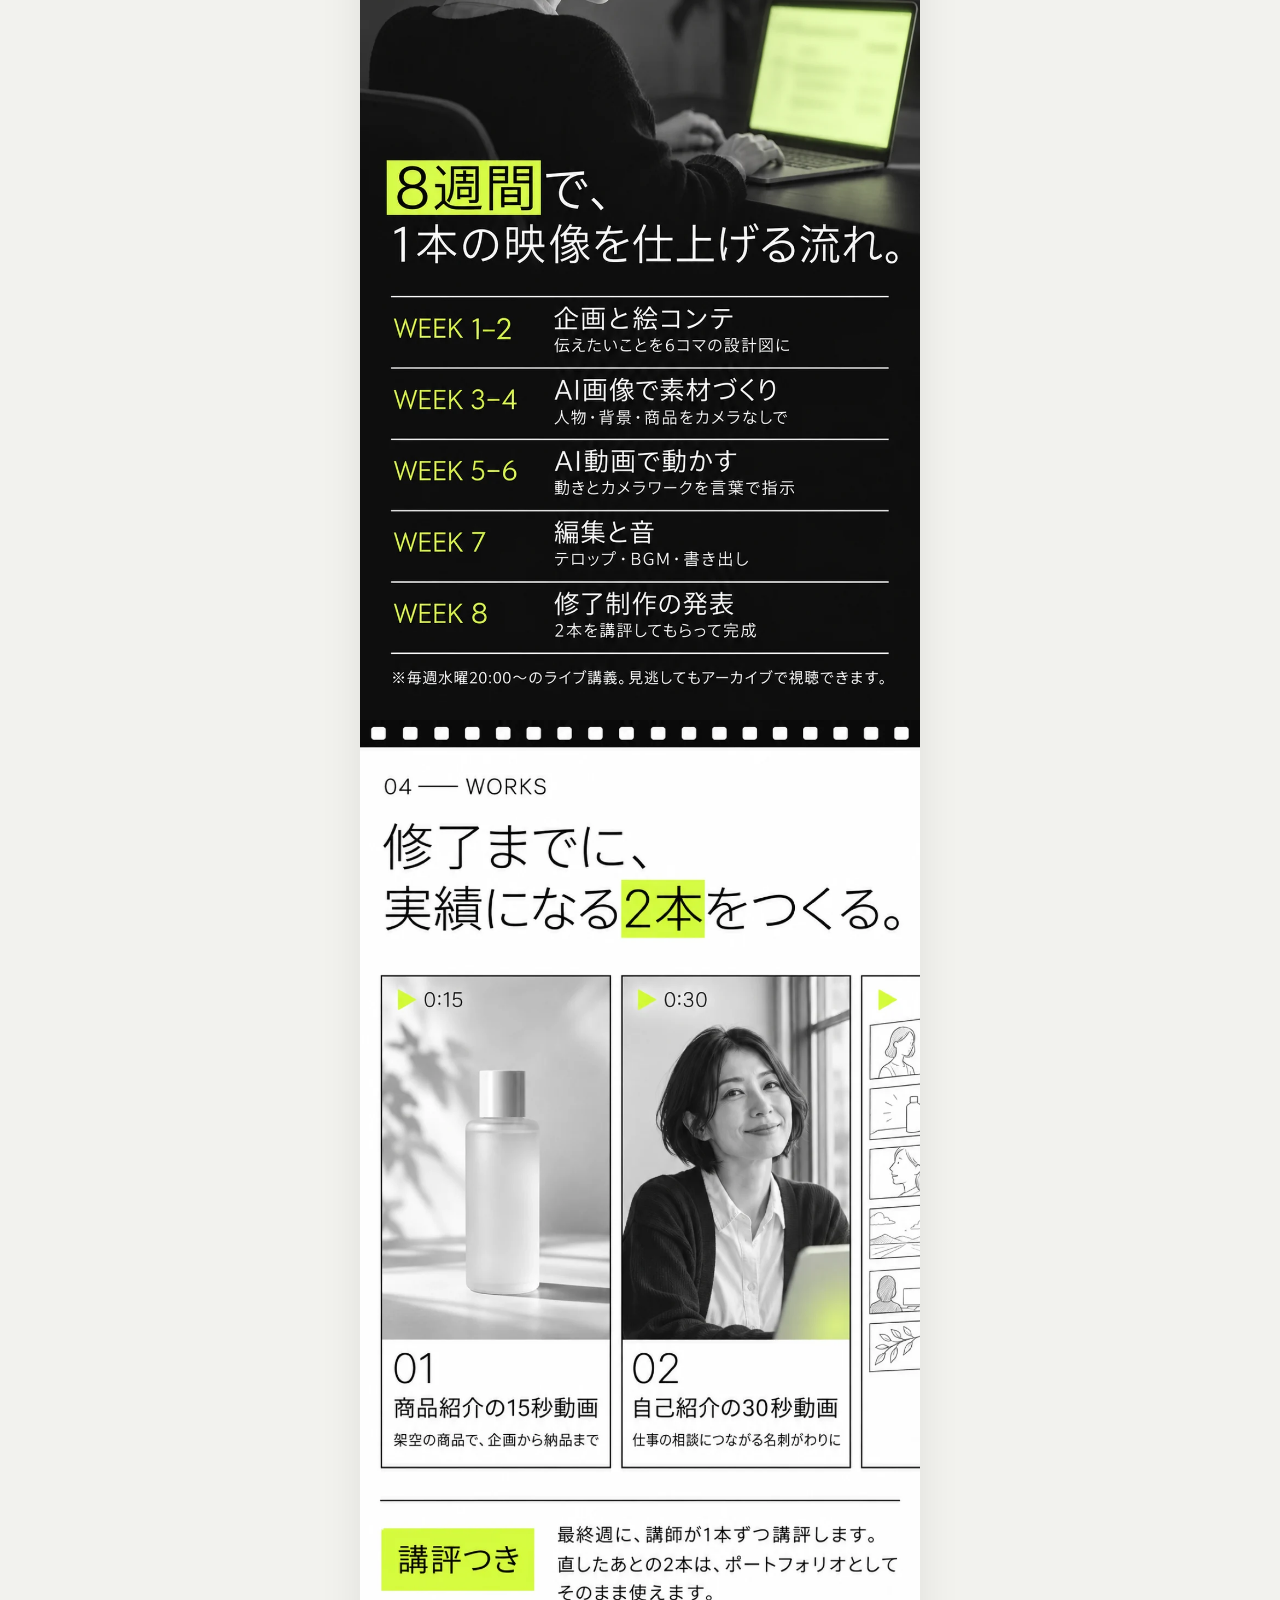
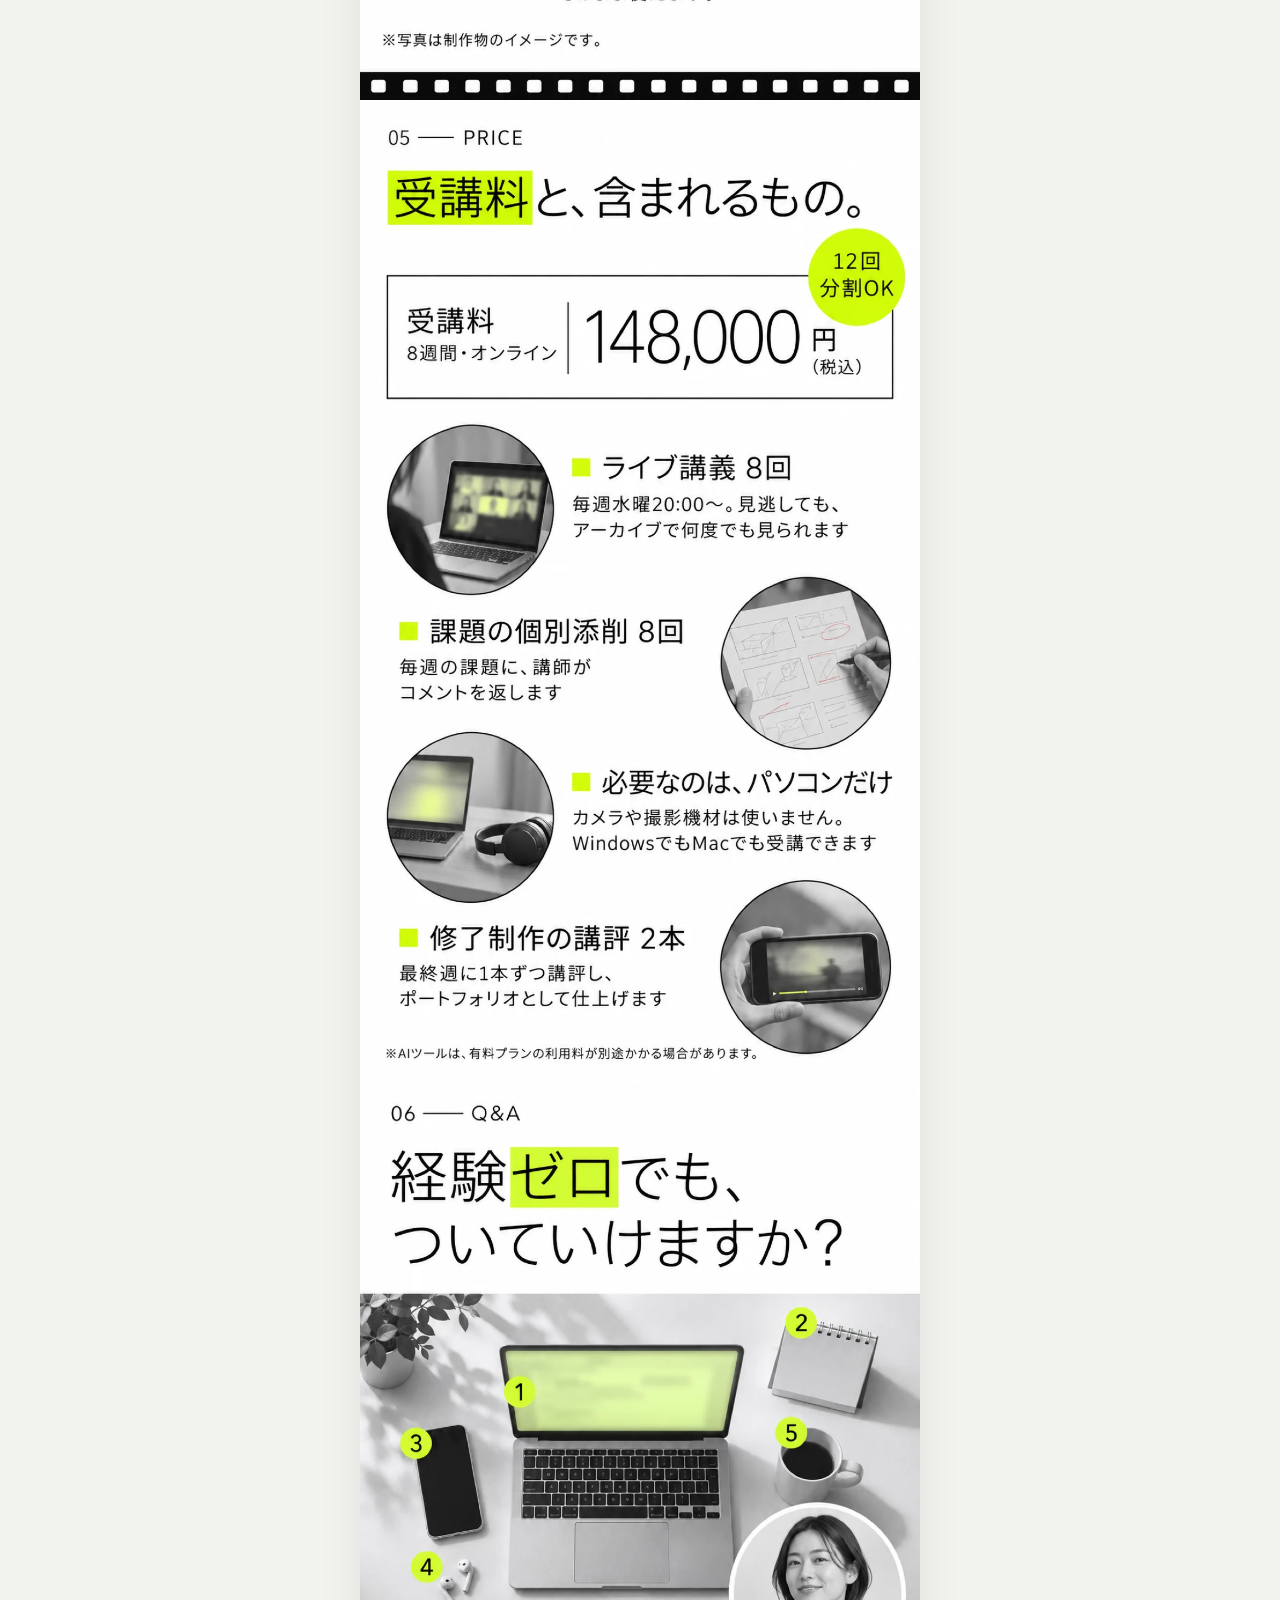
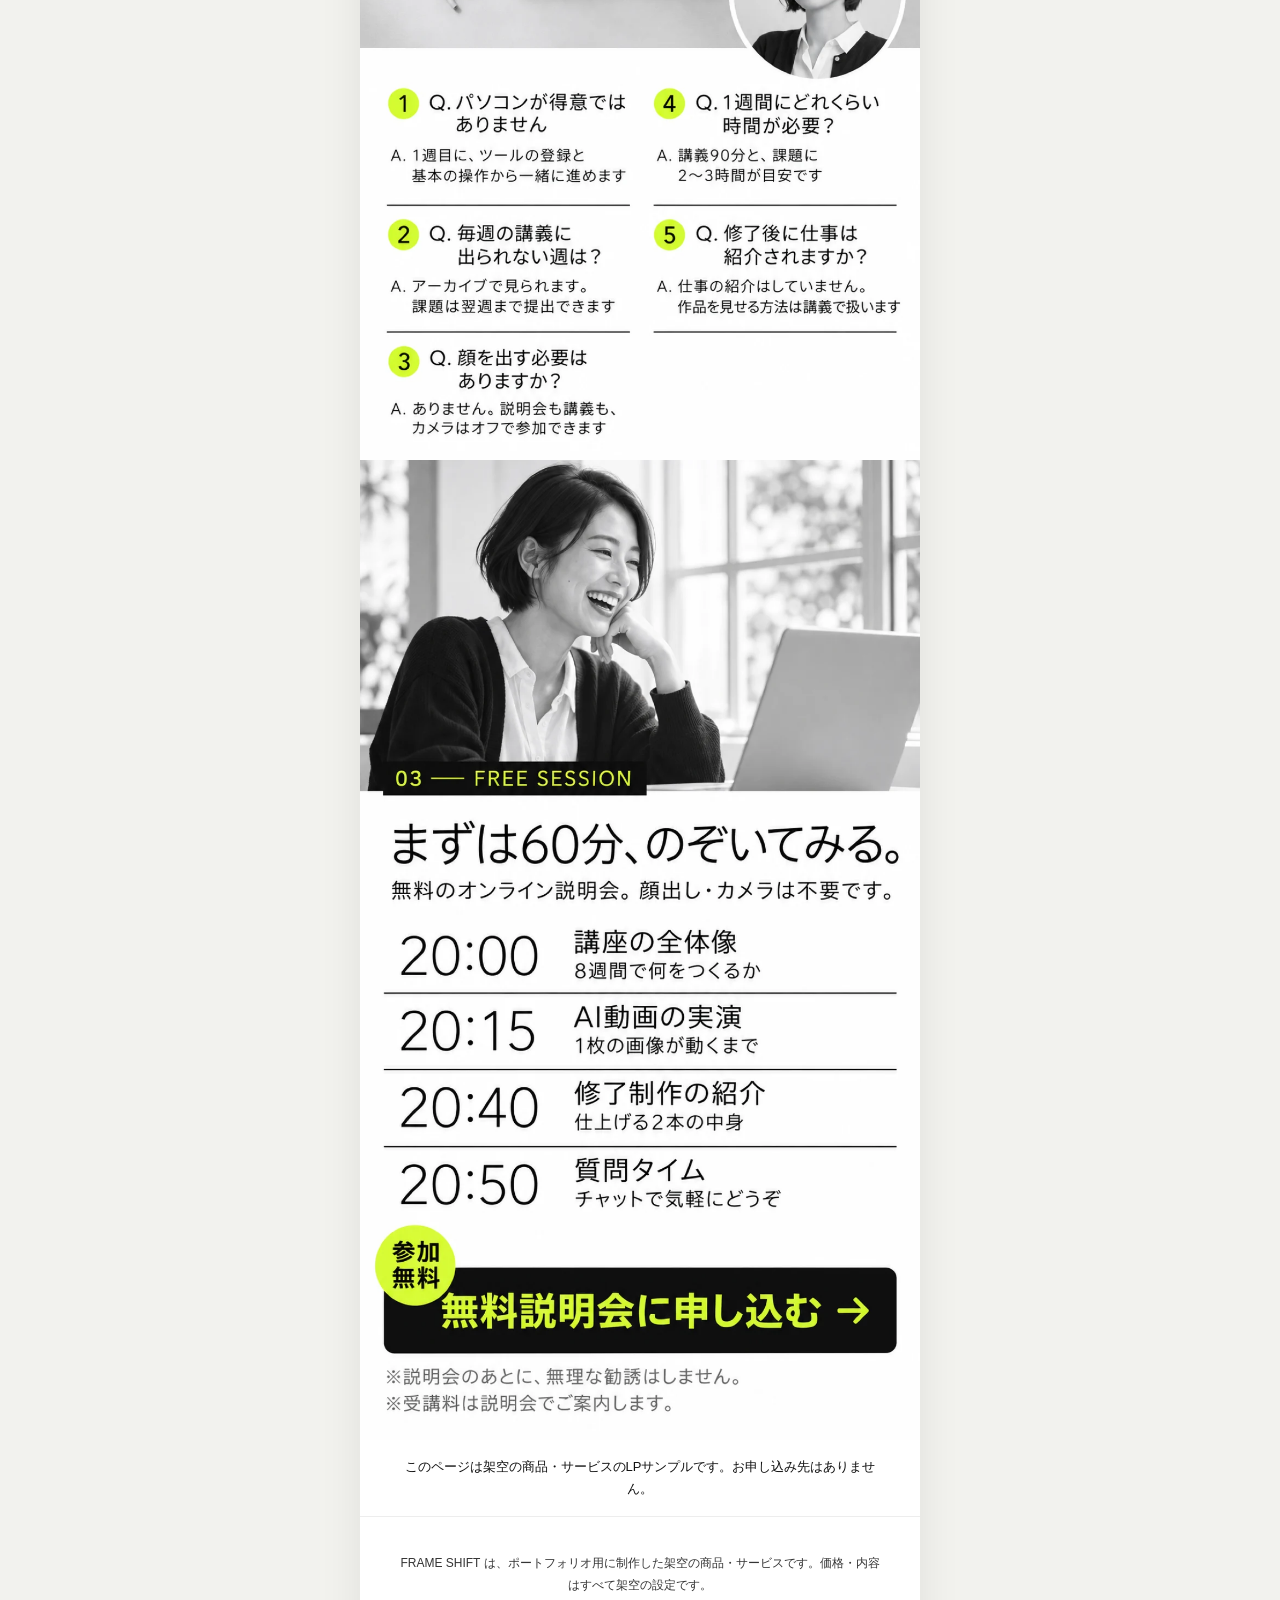
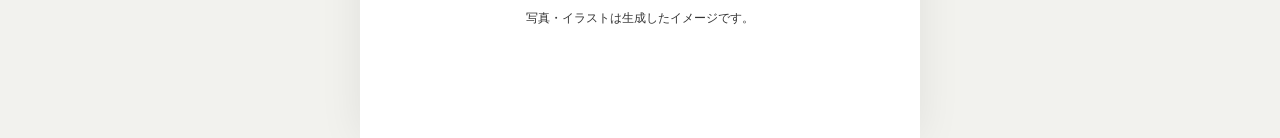
<file: frameshift/index.html>
<!doctype html>
<html lang="ja">
<head>
<meta charset="utf-8">
<meta name="viewport" content="width=device-width, initial-scale=1">
<title>FRAME SHIFT｜AI動画クリエイター講座（架空のサンプル）</title>
<meta name="description" content="カメラなしで、8週間で映像を仕事にする。架空のAI動画クリエイター講座のLPサンプル。">
<meta property="og:title" content="FRAME SHIFT｜AI動画クリエイター講座（架空のサンプル）">
<meta property="og:description" content="カメラなしで、8週間で映像を仕事にする。架空のAI動画クリエイター講座のLPサンプル。">
<meta property="og:type" content="website">
<meta property="og:image" content="images/ogp.jpg">
<link rel="icon" href="favicon.png">
<link rel="stylesheet" href="style.css">
</head>
<body>
<main class="lp">
  <section class="part" id="fv">
    <img src="images/01-fv.webp" width="1024" height="1792" fetchpriority="high"
      alt="撮らない。カメラなしで、映像をつくる人になる。AI動画クリエイター講座 FRAME SHIFT。社会人向け・オンライン。8週間、経験ゼロから。週1回のライブ講義、課題は毎回添削、修了制作2本。">
    <a class="hit" style="--x:4%;--y:89%;--w:92%;--h:6.5%" href="#cta">無料説明会に申し込む（申込のパートへ移動）</a>
  </section>
  <section class="part" id="pain">
    <img src="images/02-pain.webp" width="1024" height="1792" loading="lazy"
      alt="“動画もできる？”と聞かれて、黙ってしまった。撮影も編集もやったことがない、機材を買う予算もない、独学は続かなかった。">
  </section>
  <section class="part" id="offer">
    <img src="images/03-offer.webp" width="1024" height="1792" loading="lazy"
      alt="8週間で、4つの工程を手に入れる。01 企画と絵コンテ、02 AI画像で素材づくり、03 AI動画で動かす、04 編集して納品。修了制作2本。毎週のライブ講義（水曜20:00〜）と課題の個別添削つき。">
  </section>
  <section class="part" id="curriculum">
    <img src="images/04-curriculum.webp" width="1024" height="1792" loading="lazy"
      alt="8週間で、1本の映像を仕上げる流れ。WEEK 1–2 企画と絵コンテ、WEEK 3–4 AI画像で素材づくり、WEEK 5–6 AI動画で動かす、WEEK 7 編集と音、WEEK 8 修了制作の発表。">
  </section>
  <section class="part" id="works">
    <img src="images/05-works.webp" width="1024" height="1792" loading="lazy"
      alt="修了までに、実績になる2本をつくる。01 商品紹介の15秒動画、02 自己紹介の30秒動画。最終週に講師が1本ずつ講評します。">
  </section>
  <section class="part" id="price">
    <img src="images/06-price.webp" width="1024" height="1792" loading="lazy"
      alt="受講料と、含まれるもの。受講料148,000円（税込）、12回分割OK。ライブ講義8回、課題の個別添削8回、必要なのはパソコンだけ、修了制作の講評2本。">
  </section>
  <section class="part" id="faq">
    <img src="images/07-faq.webp" width="1024" height="1792" loading="lazy"
      alt="経験ゼロでも、ついていけますか？ パソコンが得意でなくても1週目に基本操作から。講義に出られない週はアーカイブで。顔出しは不要。1週間の目安は講義90分と課題2〜3時間。仕事の紹介はしていません。">
  </section>
  <section class="part" id="cta">
    <img src="images/08-cta.webp" width="1024" height="1792" loading="lazy"
      alt="まずは60分、のぞいてみる。無料のオンライン説明会。20:00 講座の全体像、20:15 AI動画の実演、20:40 修了制作の紹介、20:50 質問タイム。">
    <a class="hit apply" style="--x:4%;--y:82.5%;--w:92%;--h:9%" href="#apply-note">無料説明会に申し込む（サンプルのため申込先はありません）</a>
  </section>
  <p class="note" id="apply-note" role="status">このページは架空の商品・サービスのLPサンプルです。お申し込み先はありません。</p>
  <footer class="foot">
    <p>FRAME SHIFT は、ポートフォリオ用に制作した架空の商品・サービスです。価格・内容はすべて架空の設定です。</p>
    <p>写真・イラストは生成したイメージです。</p>
  </footer>
</main>
<a class="float" href="#cta" aria-hidden="true" tabindex="-1">無料説明会に申し込む →</a>
<script src="main.js"></script>
</body>
</html>
</file>
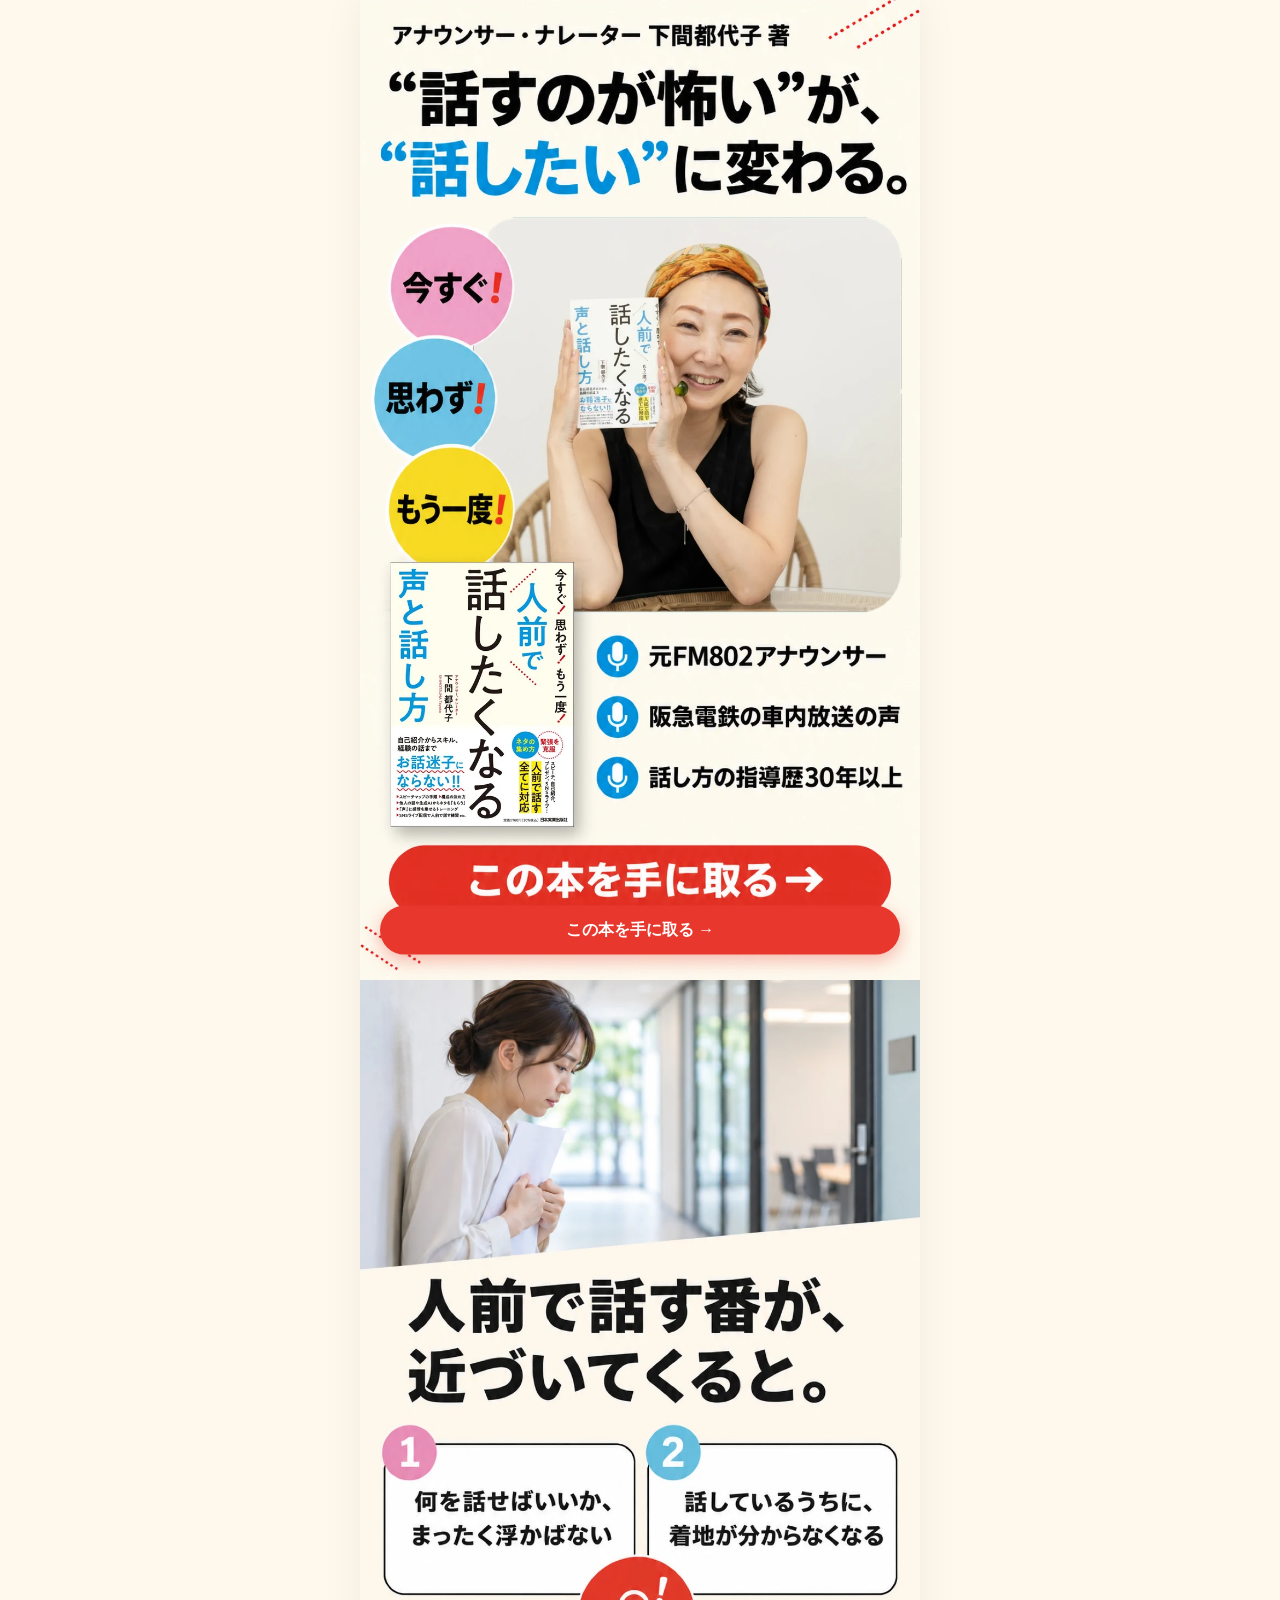
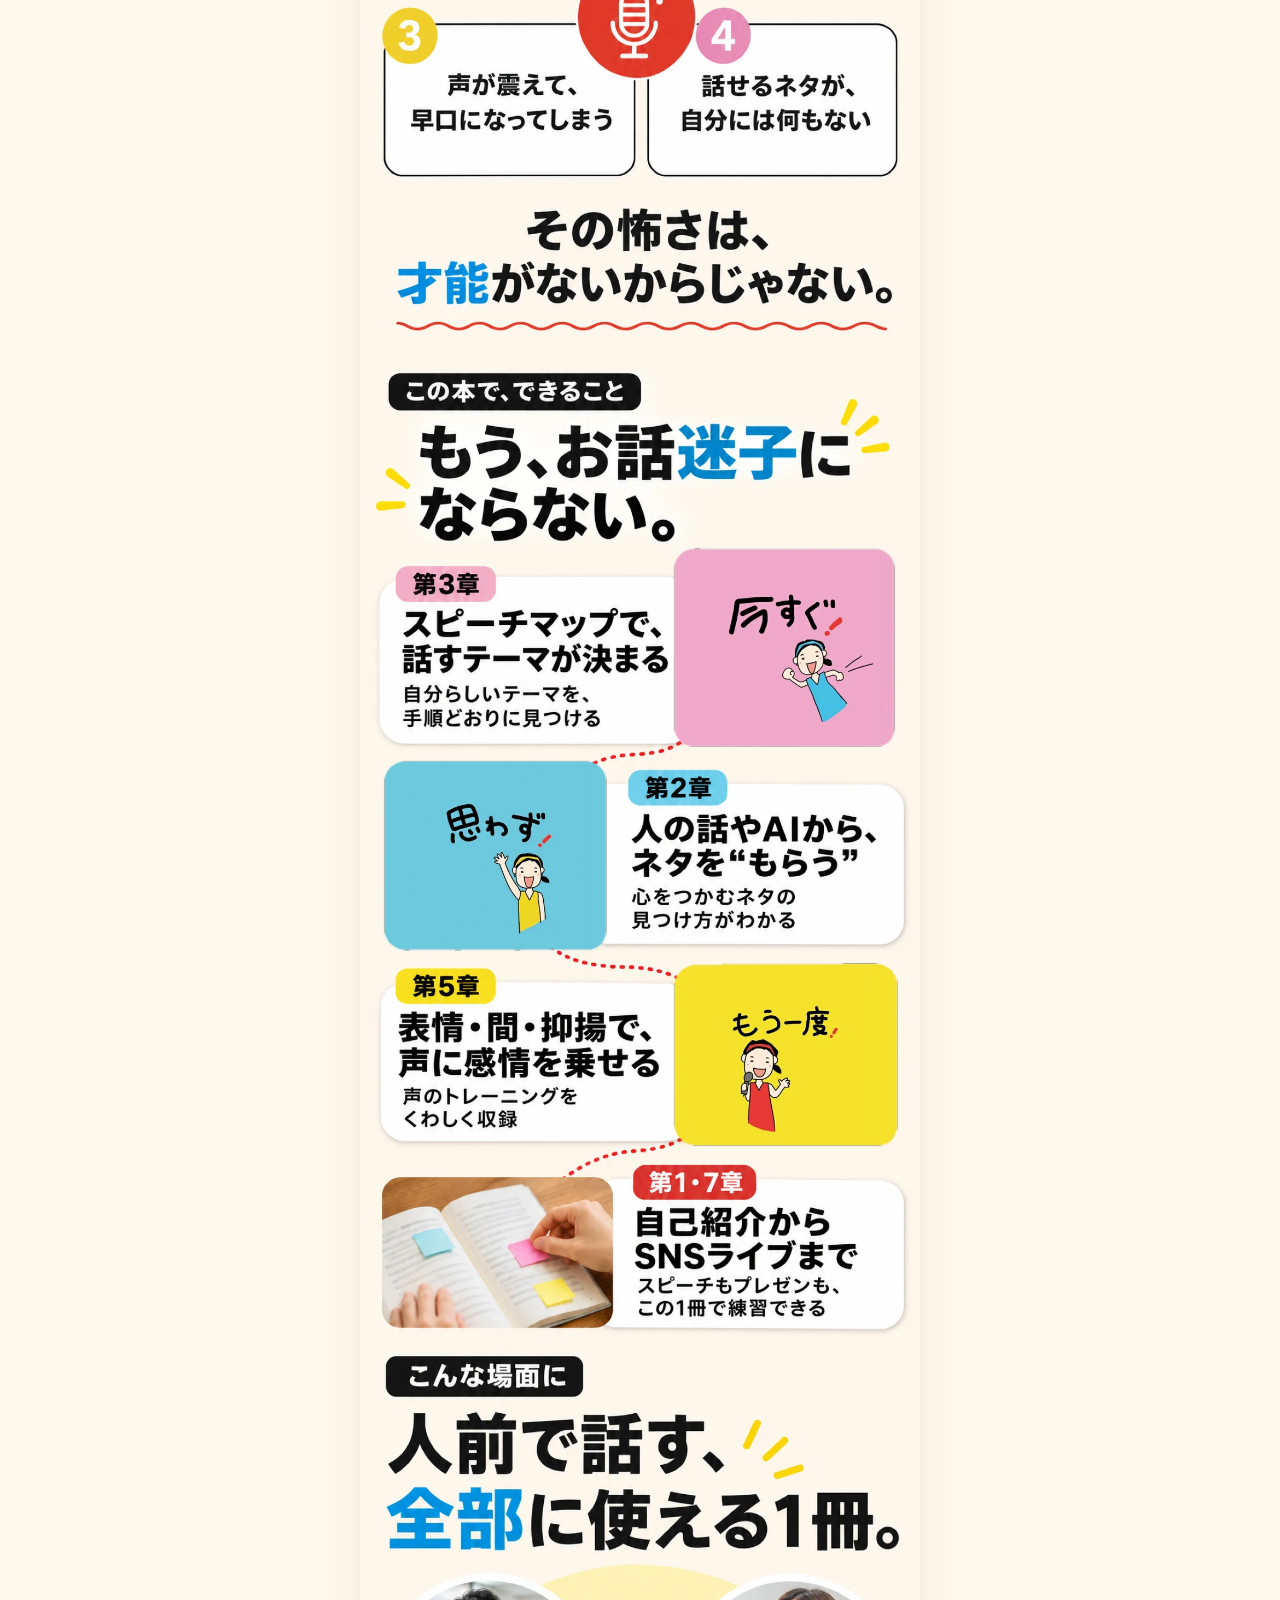
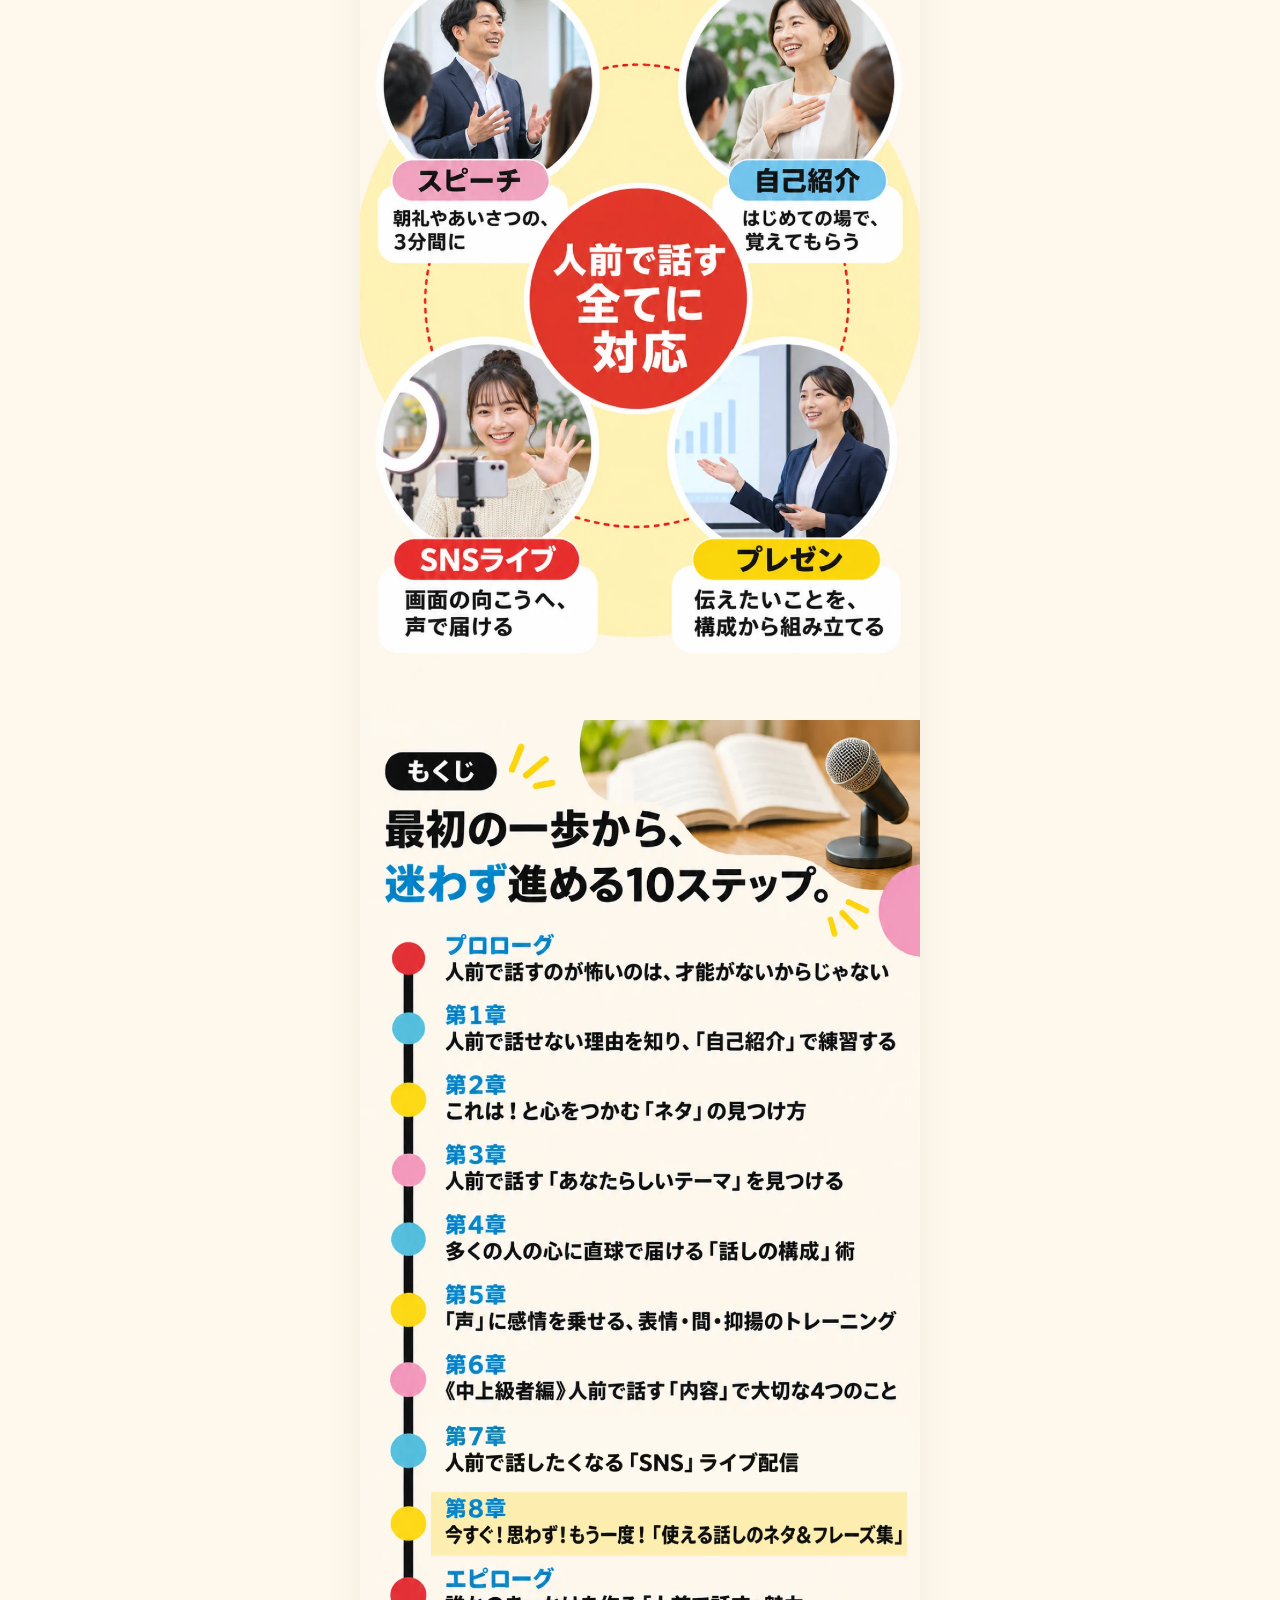
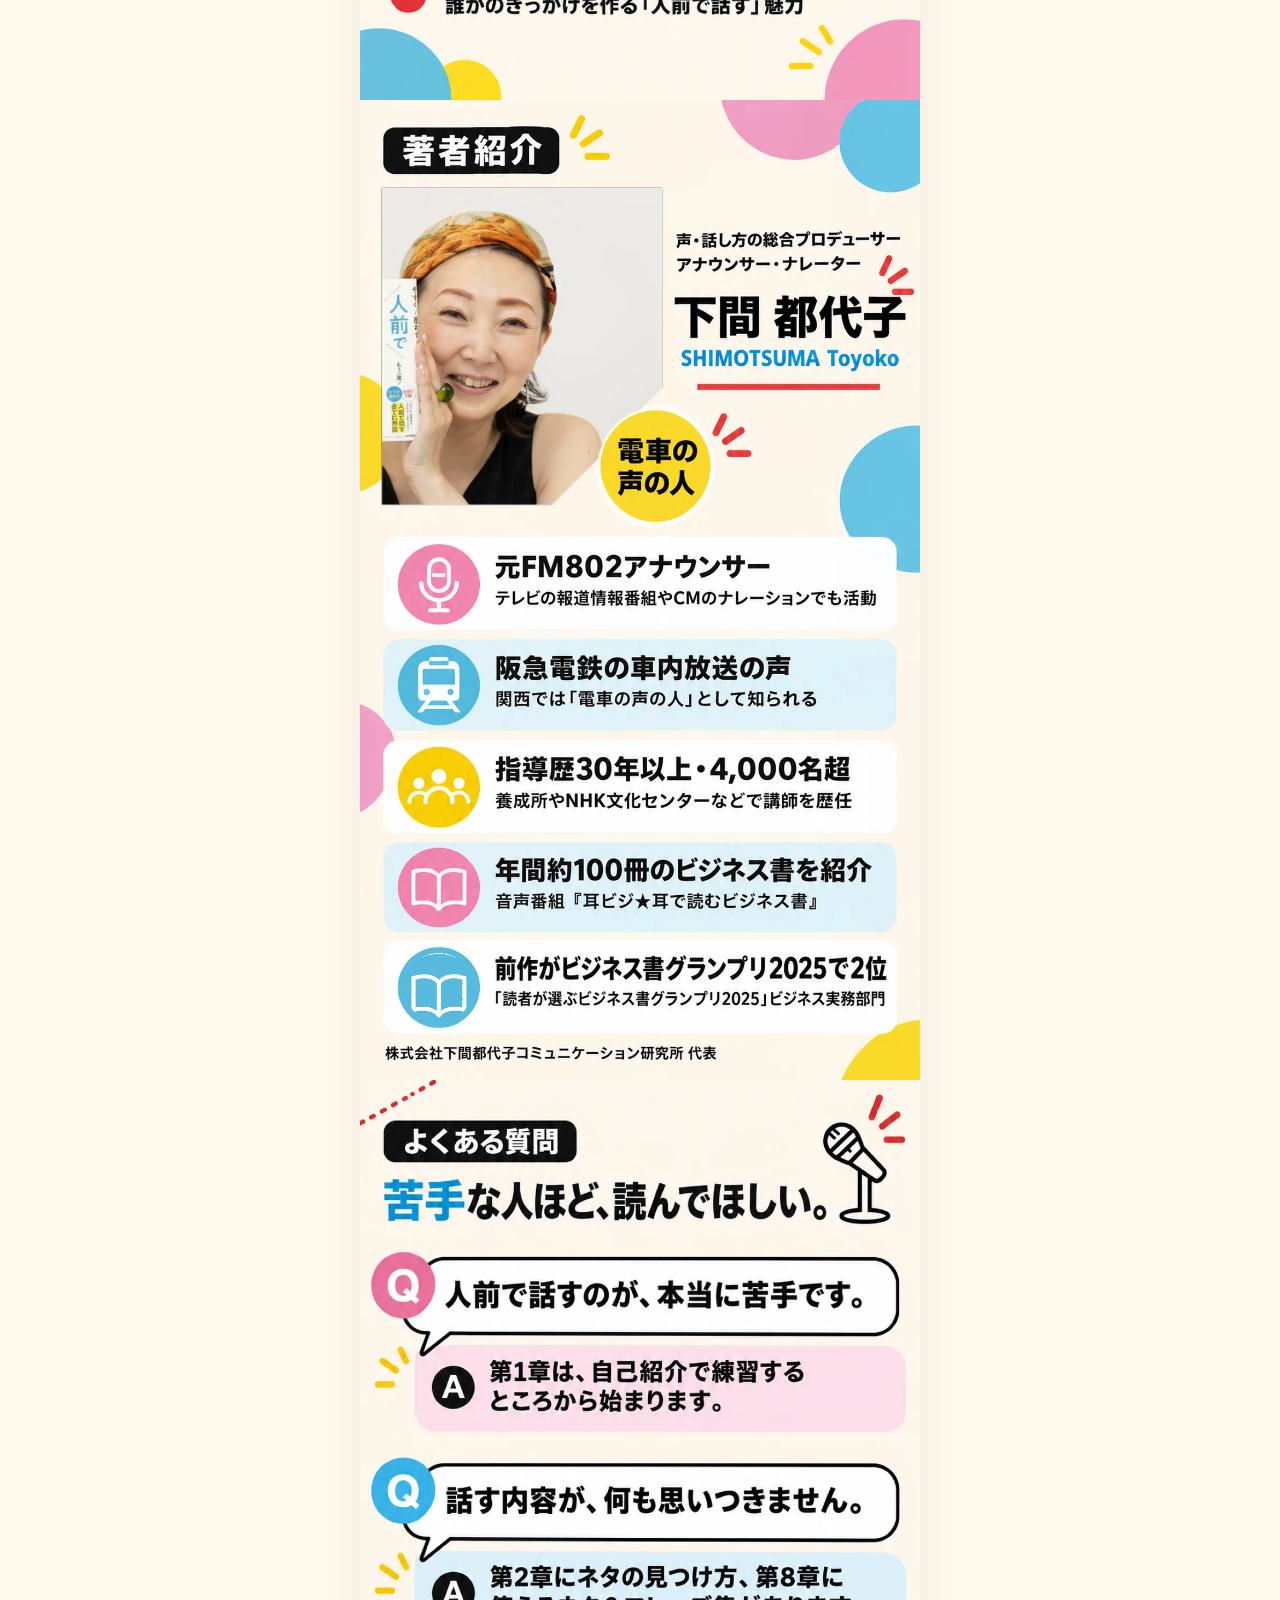
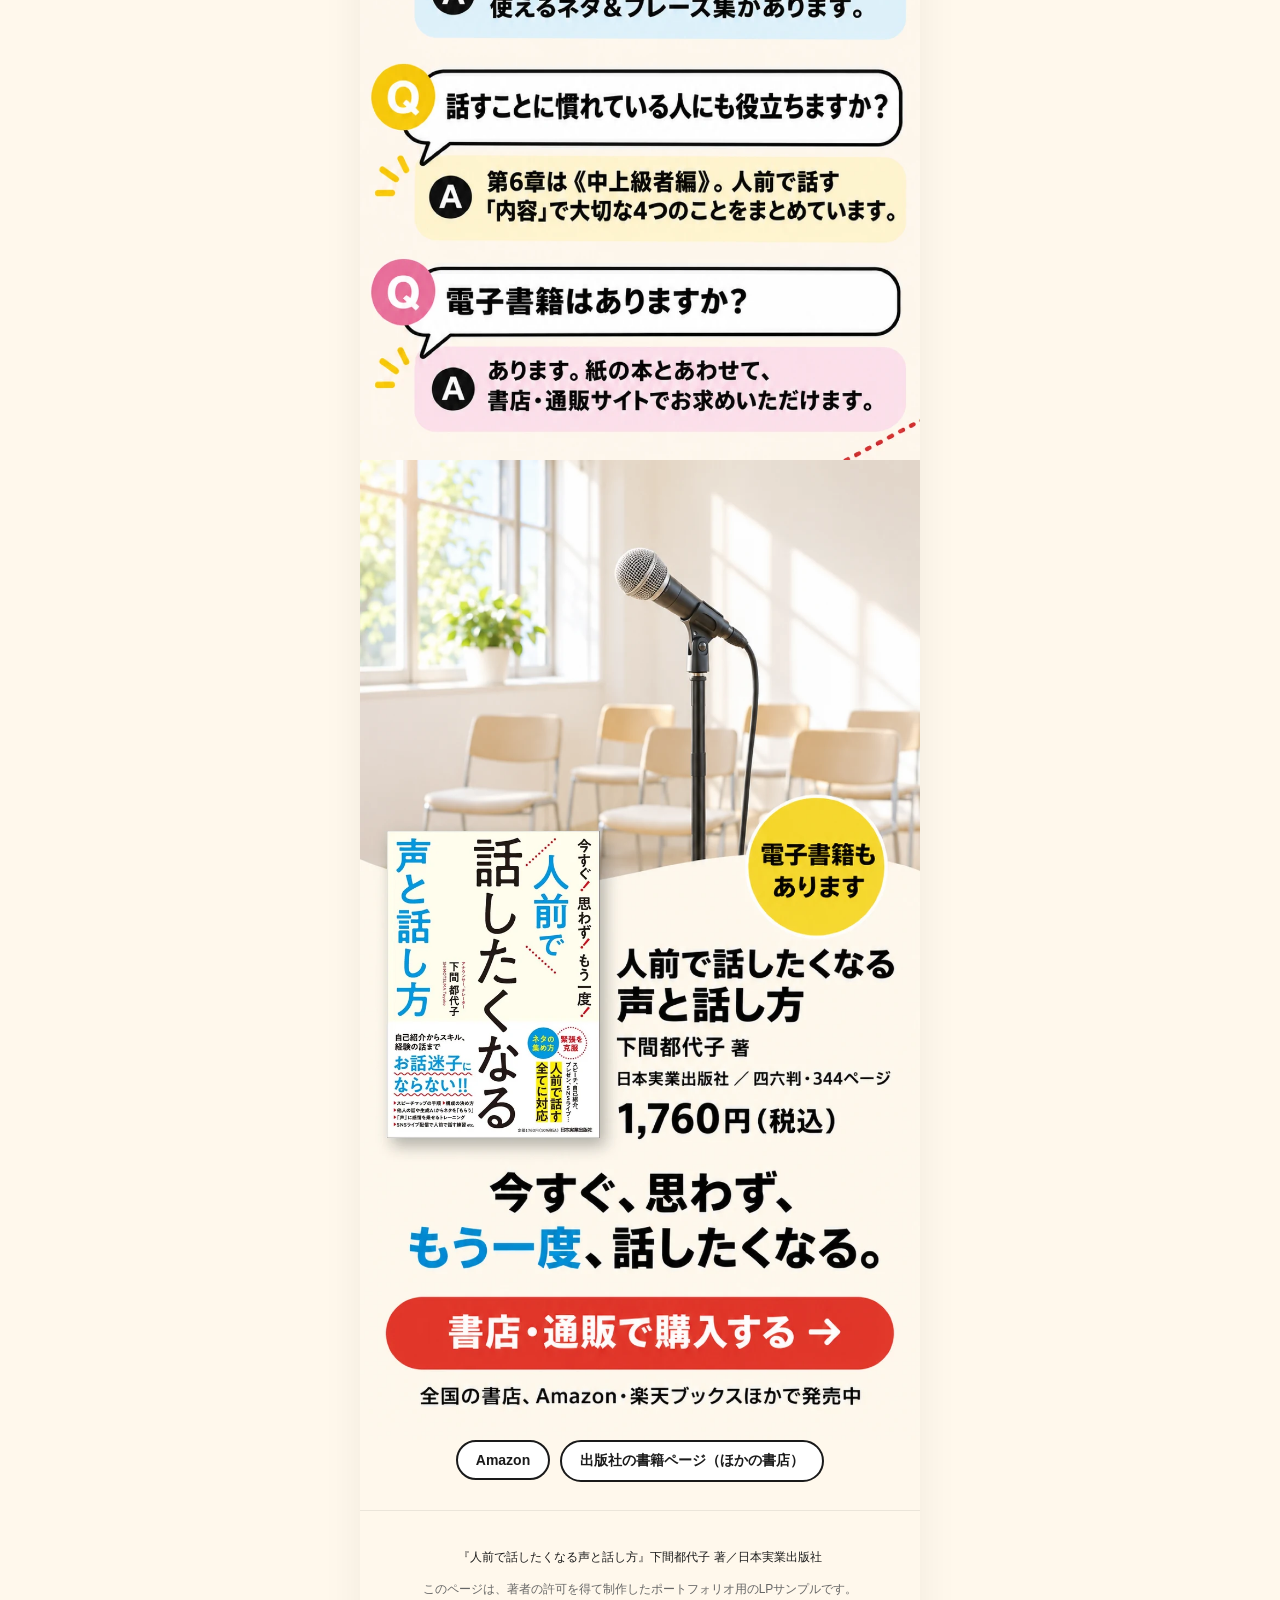
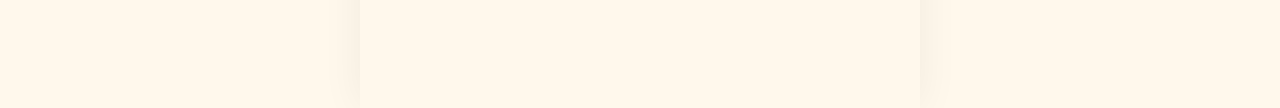
<file: hitomae/index.html>
<!doctype html>
<html lang="ja">
<head>
<meta charset="utf-8">
<meta name="viewport" content="width=device-width, initial-scale=1">
<title>人前で話したくなる声と話し方｜下間都代子 著（日本実業出版社）</title>
<meta name="description" content="「話すのが怖い」が「話したい」に変わる。元FM802アナウンサー・阪急電鉄の車内放送の声、下間都代子さんの『人前で話したくなる声と話し方』紹介ページ。">
<meta property="og:title" content="人前で話したくなる声と話し方｜下間都代子 著">
<meta property="og:description" content="スピーチ・自己紹介・プレゼン・SNSライブ。人前で話す全てに対応する1冊。">
<meta property="og:type" content="website">
<meta property="og:image" content="images/ogp.jpg">
<link rel="icon" href="favicon.png">
<link rel="stylesheet" href="style.css">
</head>
<body>
<main class="lp">
  <section class="part" id="fv">
    <img src="images/01-fv.webp" width="1024" height="1792" fetchpriority="high"
      alt="アナウンサー・ナレーター 下間都代子 著。“話すのが怖い”が、“話したい”に変わる。今すぐ！思わず！もう一度！ 書籍『人前で話したくなる声と話し方』を手にした著者の写真。元FM802アナウンサー、阪急電鉄の車内放送の声、話し方の指導歴30年以上。日本実業出版社、四六判・344ページ、1,760円（税込）">
    <a class="hit" style="--x:5%;--y:86%;--w:90%;--h:6.6%" href="https://www.amazon.co.jp/dp/453406232X" target="_blank" rel="noopener">この本を手に取る（Amazonの商品ページへ）</a>
  </section>
  <section class="part" id="pain">
    <img src="images/02-pain.webp" width="1024" height="1792" loading="lazy"
      alt="人前で話す番が、近づいてくると。1 何を話せばいいか、まったく浮かばない。2 話しているうちに、着地が分からなくなる。3 声が震えて、早口になってしまう。4 話せるネタが、自分には何もない。その怖さは、才能がないからじゃない。">
  </section>
  <section class="part" id="offer">
    <img src="images/03-offer.webp" width="1024" height="1792" loading="lazy"
      alt="この本で、できること。もう、お話迷子にならない。第3章 スピーチマップで、話すテーマが決まる。第2章 人の話やAIから、ネタを“もらう”。第5章 表情・間・抑揚で、声に感情を乗せる。第1・7章 自己紹介からSNSライブまで、この1冊で練習できる。">
  </section>
  <section class="part" id="scene">
    <img src="images/04-scene.webp" width="1024" height="1792" loading="lazy"
      alt="こんな場面に。人前で話す、全部に使える1冊。人前で話す全てに対応：スピーチ、自己紹介、プレゼン、SNSライブ。">
  </section>
  <section class="part" id="contents">
    <img src="images/05-contents.webp" width="1024" height="1792" loading="lazy"
      alt="もくじ。プロローグ 人前で話すのが怖いのは、才能がないからじゃない／第1章 人前で話せない理由を知り、「自己紹介」で練習する／第2章 これは！と心をつかむ「ネタ」の見つけ方／第3章 人前で話す「あなたらしいテーマ」を見つける／第4章 多くの人の心に直球で届ける「話しの構成」術／第5章 「声」に感情を乗せる、表情・間・抑揚のトレーニング／第6章 《中上級者編》人前で話す「内容」で大切な4つのこと／第7章 人前で話したくなる「SNS」ライブ配信／第8章 今すぐ！思わず！もう一度！「使える話しのネタ＆フレーズ集」／エピローグ 誰かのきっかけを作る「人前で話す」魅力">
  </section>
  <section class="part" id="author">
    <img src="images/06-author.webp" width="1024" height="1792" loading="lazy"
      alt="著者紹介。声・話し方の総合プロデューサー、アナウンサー・ナレーター 下間都代子。元FM802アナウンサー。阪急電鉄の車内放送の声。指導歴30年以上・4,000名超。年間約100冊のビジネス書を紹介。前作が読者が選ぶビジネス書グランプリ2025 ビジネス実務部門で2位。株式会社下間都代子コミュニケーション研究所 代表。">
  </section>
  <section class="part" id="faq">
    <img src="images/07-faq.webp" width="1024" height="1792" loading="lazy"
      alt="よくある質問。Q 人前で話すのが、本当に苦手です。A 第1章は、自己紹介で練習するところから始まります。Q 話す内容が、何も思いつきません。A 第2章にネタの見つけ方、第8章に使えるネタ＆フレーズ集があります。Q 話すことに慣れている人にも役立ちますか？ A 第6章は《中上級者編》。Q 電子書籍はありますか？ A あります。">
  </section>
  <section class="part" id="cta">
    <img src="images/08-cta.webp" width="1024" height="1792" loading="lazy"
      alt="人前で話したくなる 声と話し方。下間都代子 著。日本実業出版社／四六判・344ページ。1,760円（税込）。電子書籍もあります。今すぐ、思わず、もう一度、話したくなる。">
    <a class="hit" style="--x:4.5%;--y:85.3%;--w:91%;--h:6.8%" href="https://www.amazon.co.jp/dp/453406232X" target="_blank" rel="noopener">書店・通販で購入する（Amazonの商品ページへ）</a>
  </section>
  <ul class="stores">
    <li><a href="https://www.amazon.co.jp/dp/453406232X" target="_blank" rel="noopener">Amazon</a></li>
    <li><a href="https://www.njg.co.jp/book/9784534062321/" target="_blank" rel="noopener">出版社の書籍ページ（ほかの書店）</a></li>
  </ul>
  <footer class="foot">
    <p>『人前で話したくなる声と話し方』下間都代子 著／日本実業出版社</p>
    <p class="note">このページは、著者の許可を得て制作したポートフォリオ用のLPサンプルです。</p>
  </footer>
</main>
<a class="float" href="https://www.amazon.co.jp/dp/453406232X" target="_blank" rel="noopener" aria-hidden="true" tabindex="-1">この本を手に取る →</a>
<script src="main.js"></script>
</body>
</html>
</file>
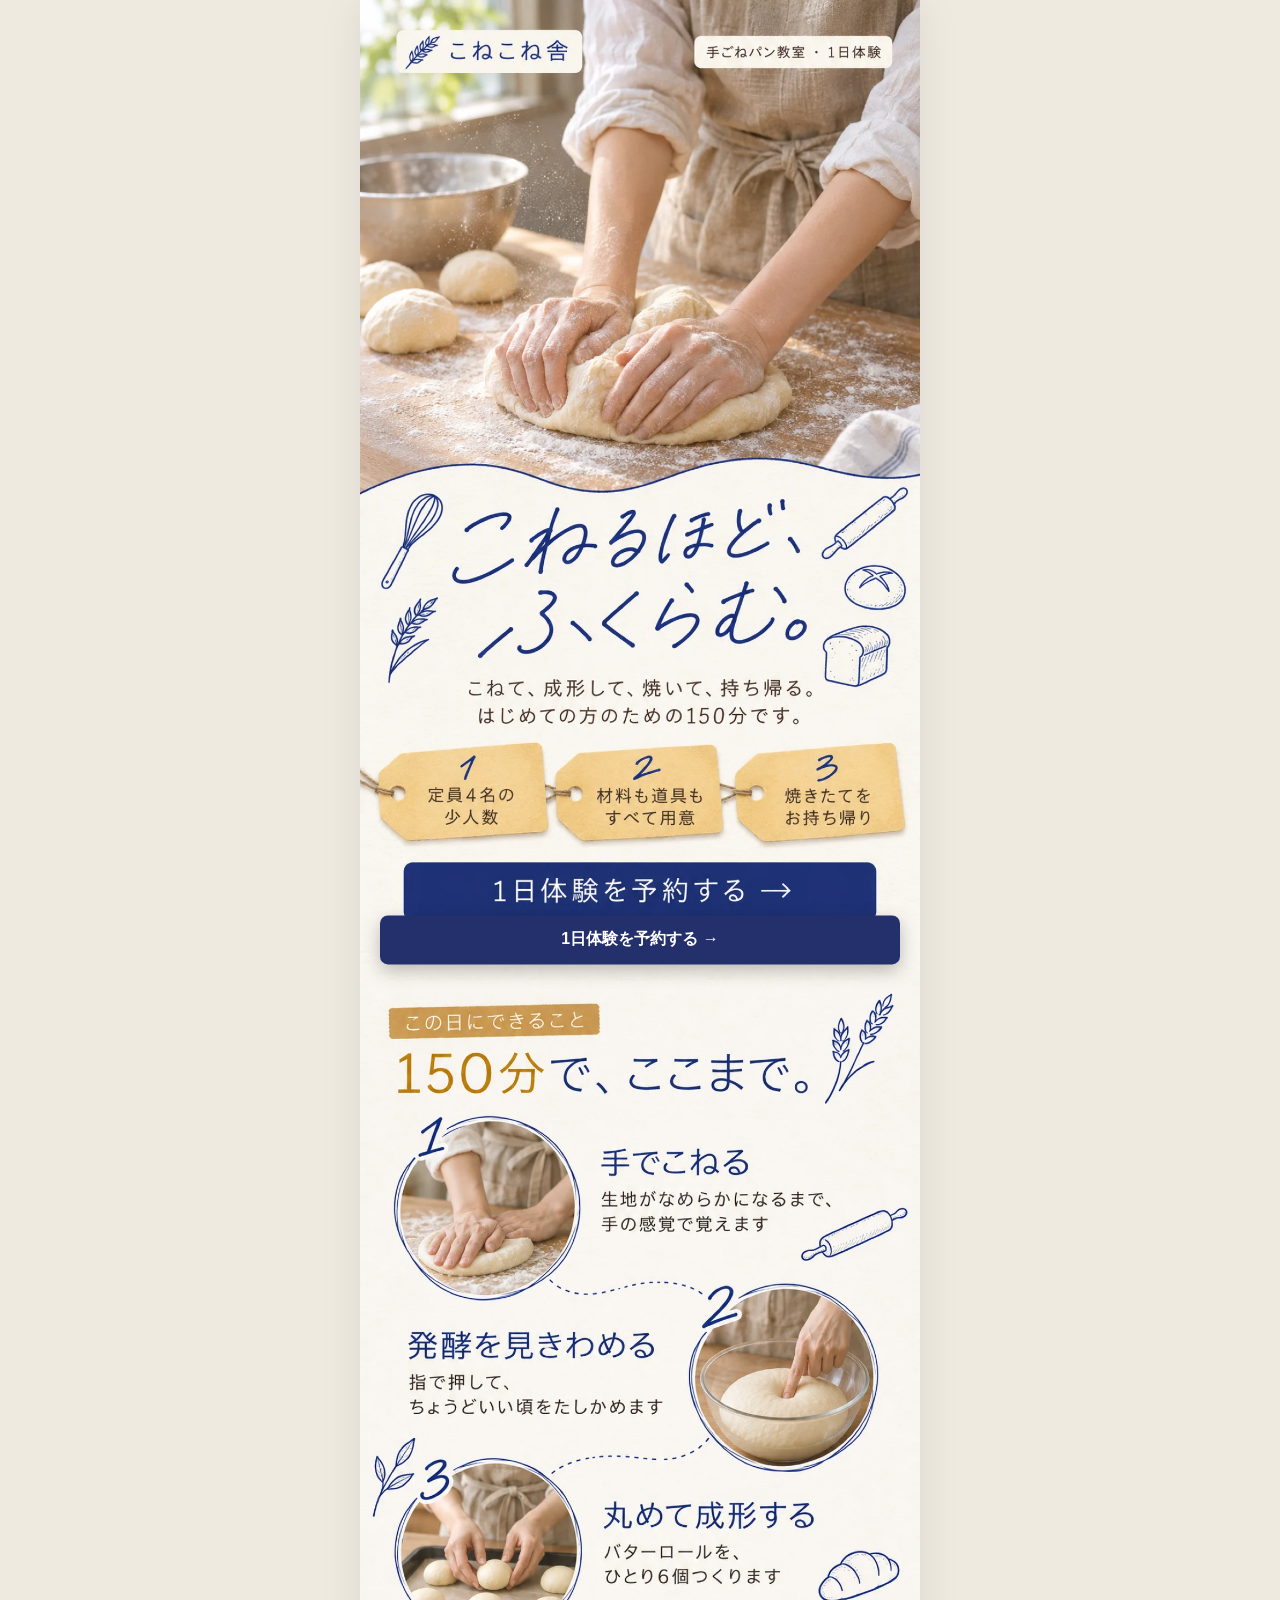
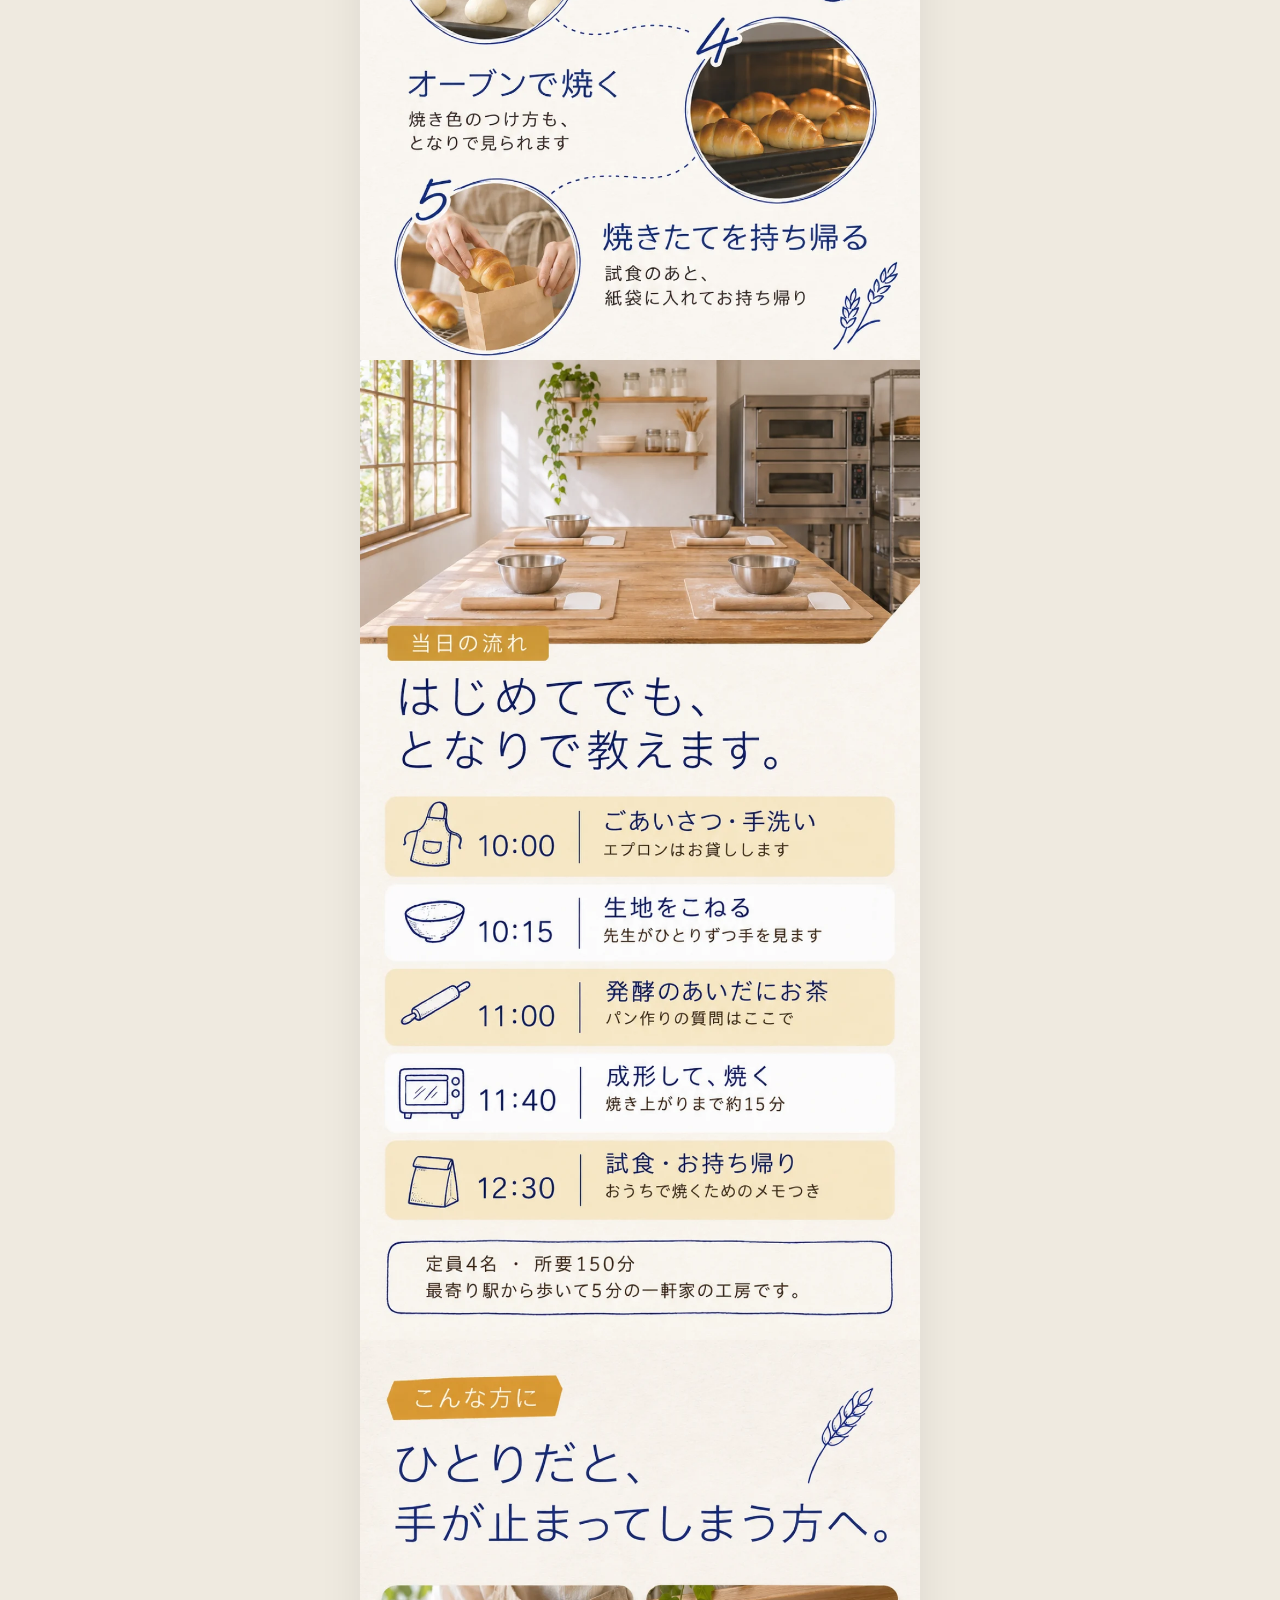
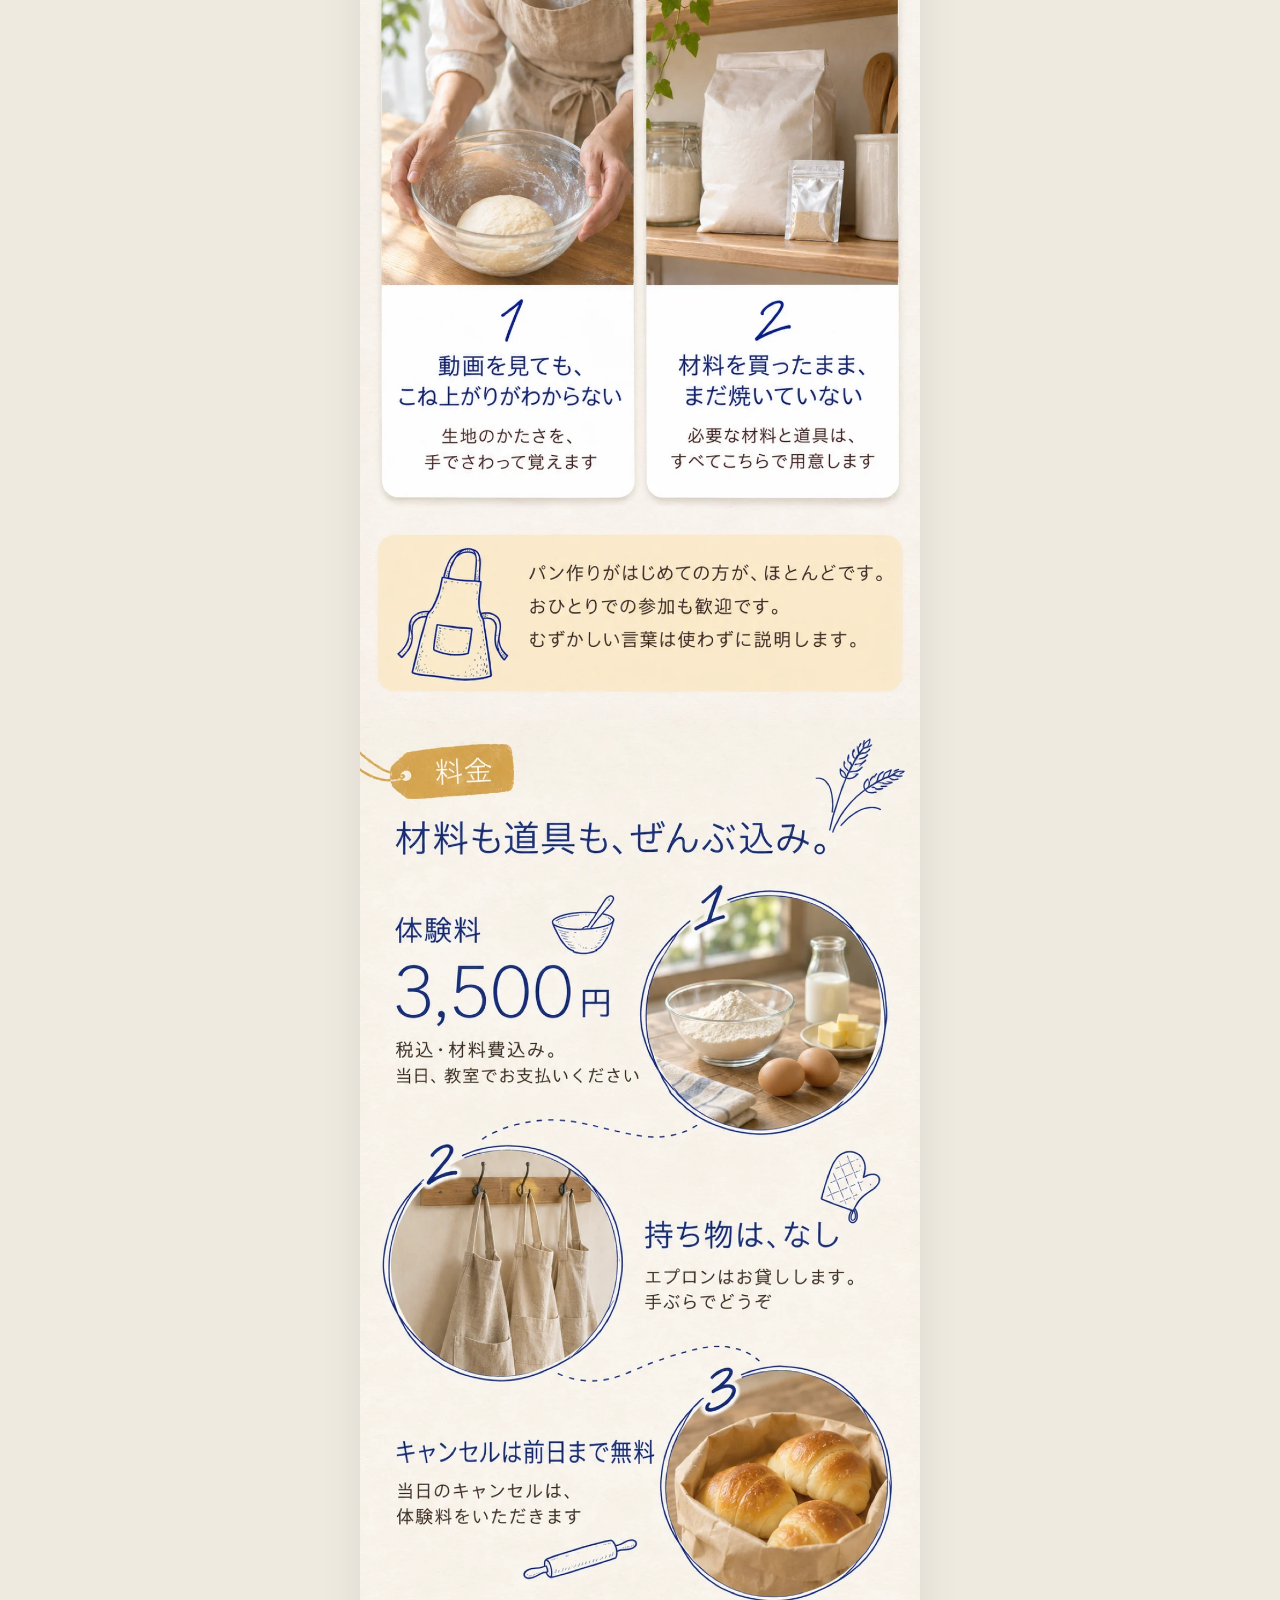
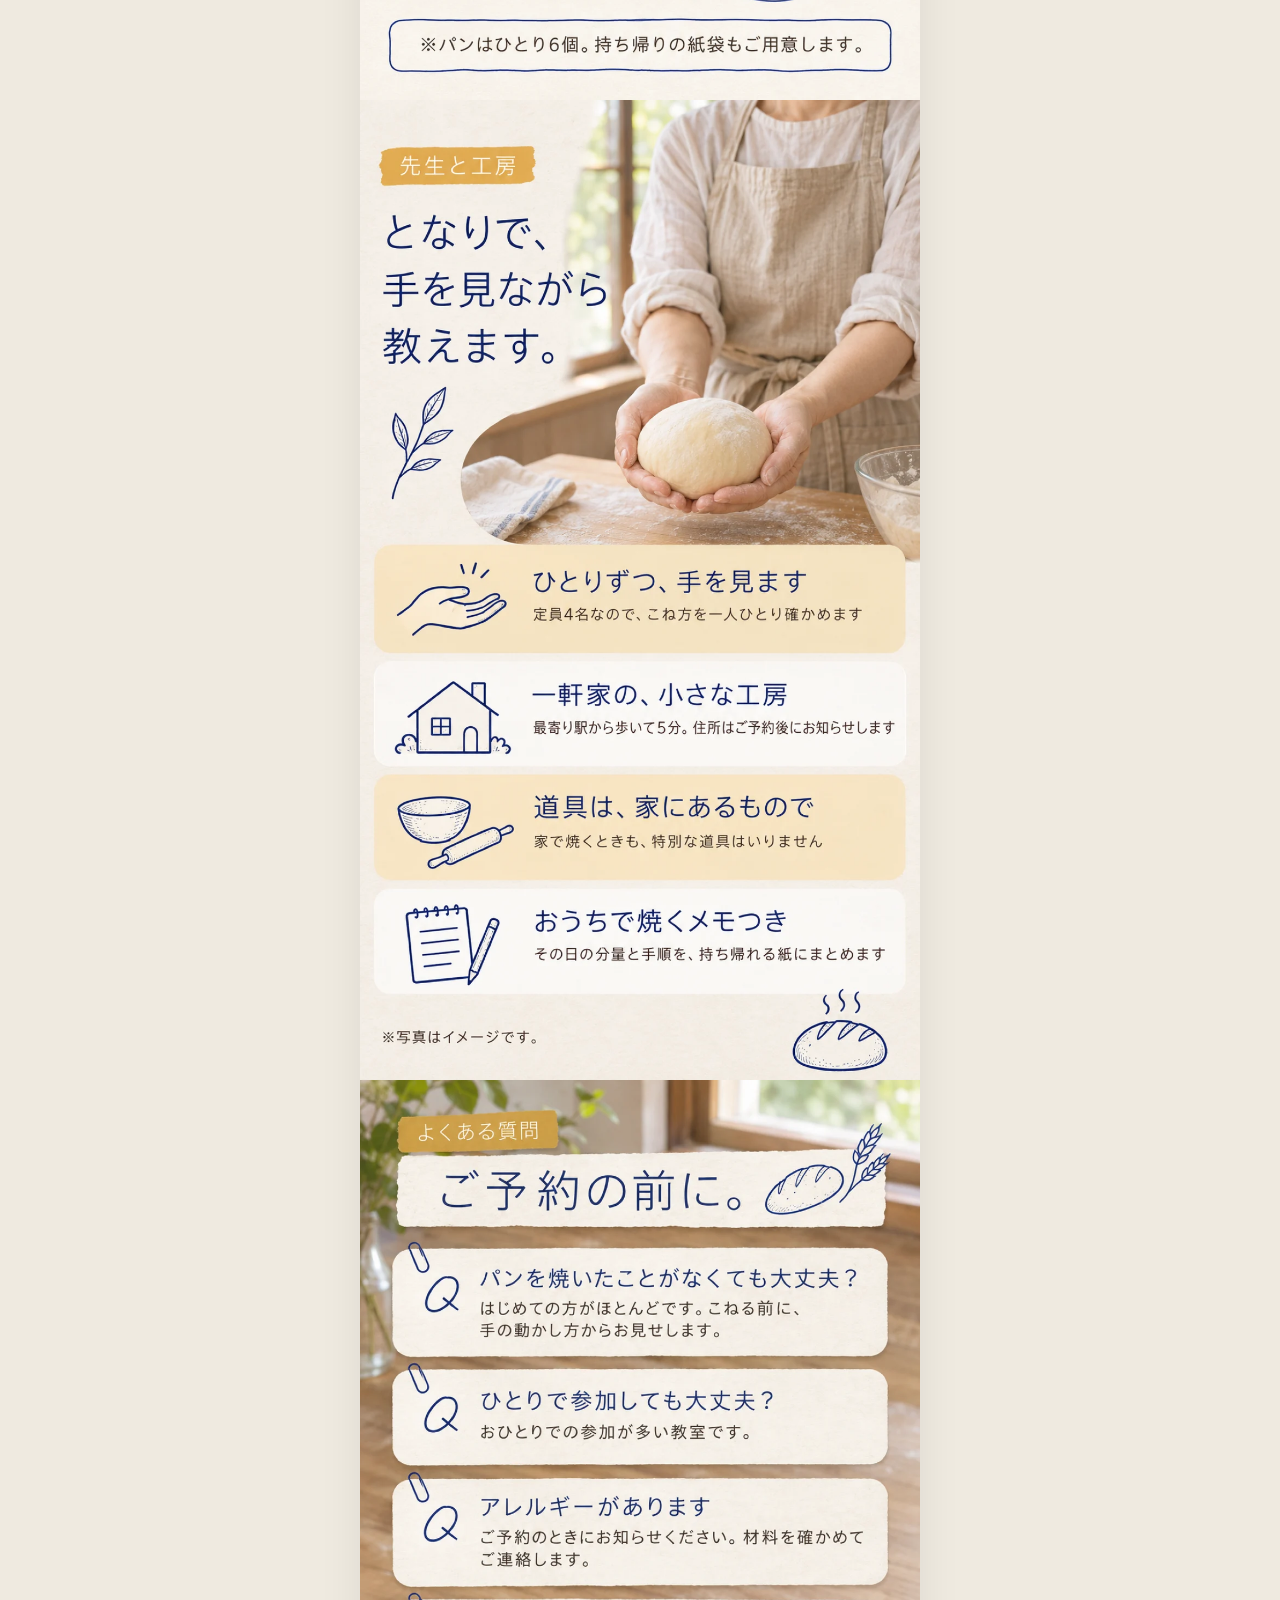
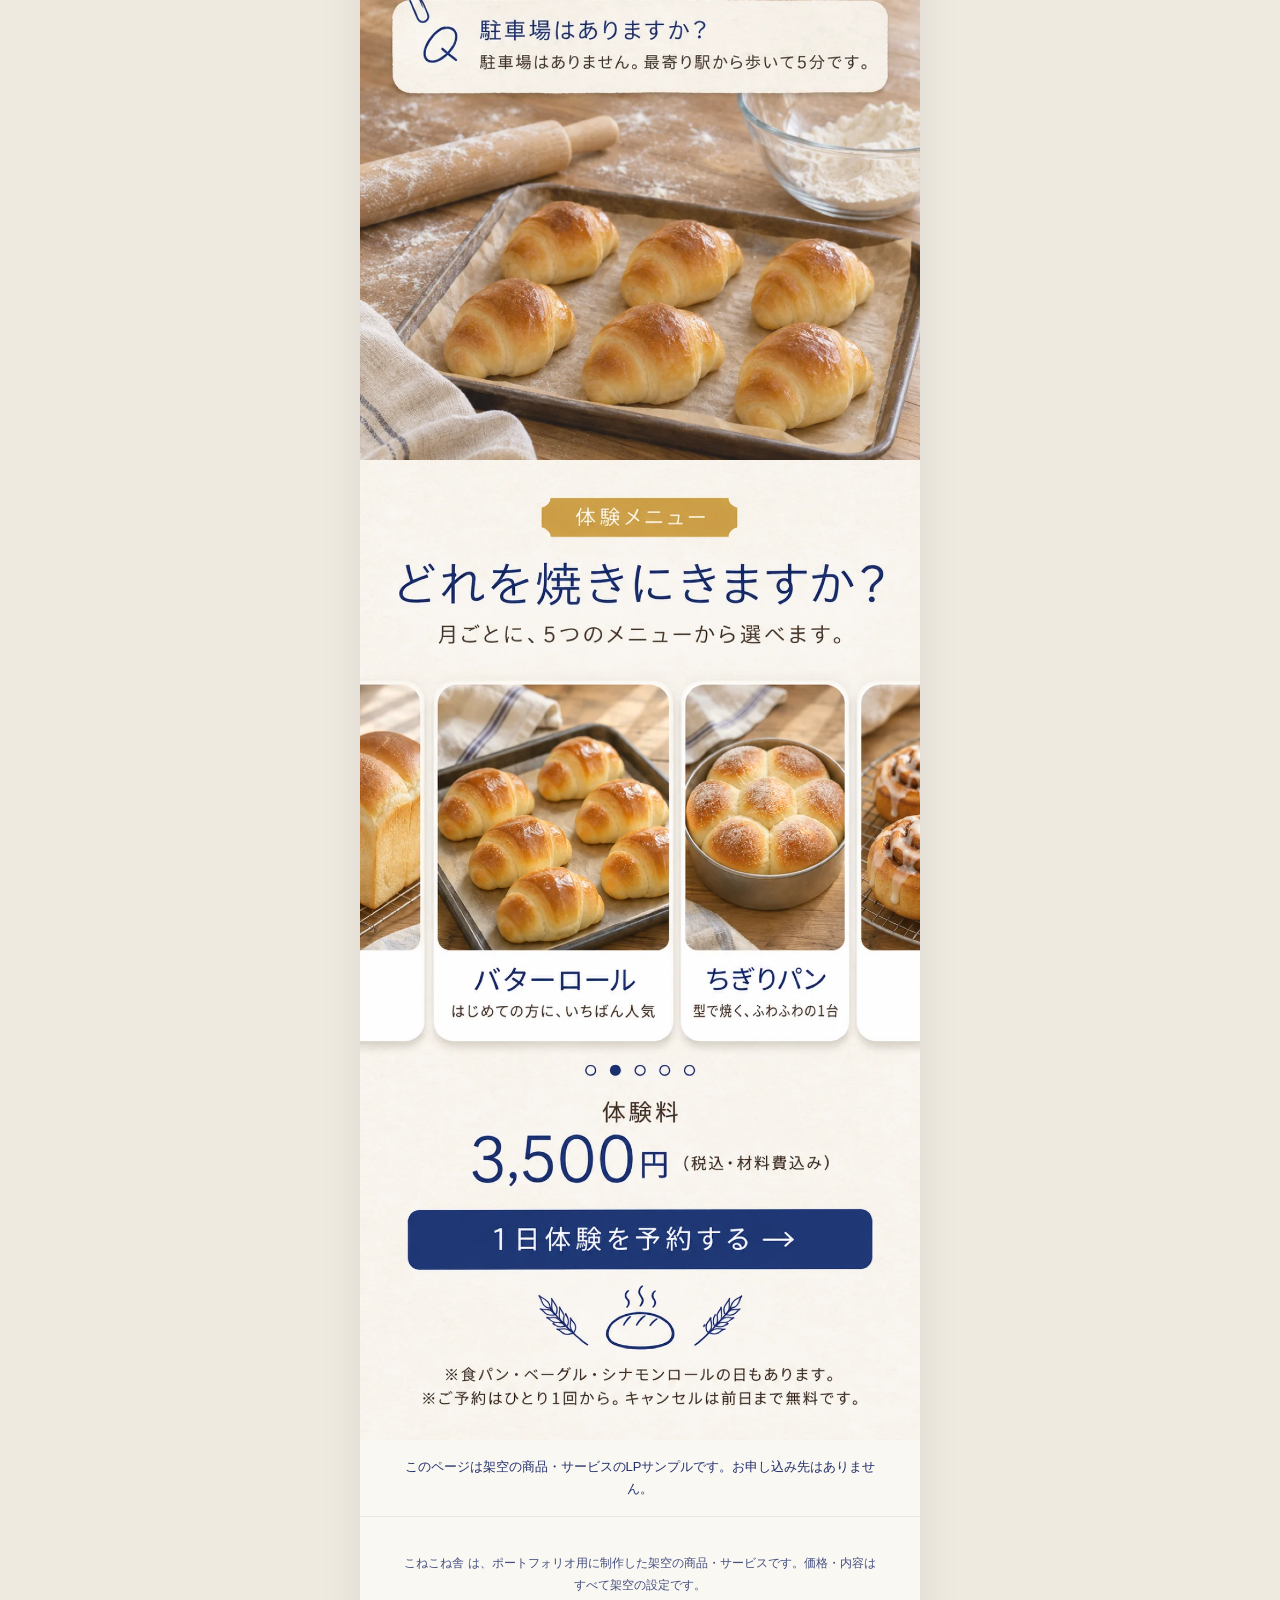
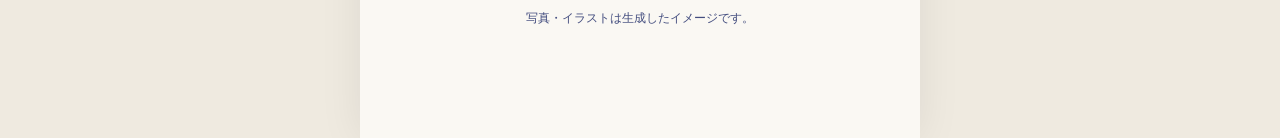
<file: konekone/index.html>
<!doctype html>
<html lang="ja">
<head>
<meta charset="utf-8">
<meta name="viewport" content="width=device-width, initial-scale=1">
<title>こねこね舎｜手ごねパン教室の1日体験（架空のサンプル）</title>
<meta name="description" content="こねるほど、ふくらむ。150分の手ごねパン1日体験。架空のパン教室のLPサンプル。">
<meta property="og:title" content="こねこね舎｜手ごねパン教室の1日体験（架空のサンプル）">
<meta property="og:description" content="こねるほど、ふくらむ。150分の手ごねパン1日体験。架空のパン教室のLPサンプル。">
<meta property="og:type" content="website">
<meta property="og:image" content="images/ogp.jpg">
<link rel="icon" href="favicon.png">
<link rel="stylesheet" href="style.css">
</head>
<body>
<main class="lp">
  <section class="part" id="fv">
    <img src="images/01-fv.webp" width="1024" height="1792" fetchpriority="high"
      alt="こねるほど、ふくらむ。手ごねパン教室 こねこね舎の1日体験。こねて、成形して、焼いて、持ち帰る、はじめての方のための150分。定員4名の少人数、材料も道具もすべて用意、焼きたてをお持ち帰り。">
    <a class="hit" style="--x:8%;--y:88.5%;--w:84%;--h:5.8%" href="#cta">1日体験を予約する（申込のパートへ移動）</a>
  </section>
  <section class="part" id="offer">
    <img src="images/02-offer.webp" width="1024" height="1792" loading="lazy"
      alt="150分で、ここまで。1 手でこねる、2 発酵を見きわめる、3 丸めて成形する、4 オーブンで焼く、5 焼きたてを持ち帰る。">
  </section>
  <section class="part" id="detail">
    <img src="images/03-detail.webp" width="1024" height="1792" loading="lazy"
      alt="はじめてでも、となりで教えます。10:00 ごあいさつ・手洗い、10:15 生地をこねる、11:00 発酵のあいだにお茶、11:40 成形して焼く、12:30 試食・お持ち帰り。定員4名・所要150分。">
  </section>
  <section class="part" id="forwhom">
    <img src="images/04-forwhom.webp" width="1024" height="1792" loading="lazy"
      alt="ひとりだと、手が止まってしまう方へ。動画を見てもこね上がりがわからない方、材料を買ったまままだ焼いていない方。">
  </section>
  <section class="part" id="price">
    <img src="images/05-price.webp" width="1024" height="1792" loading="lazy"
      alt="材料も道具も、ぜんぶ込み。体験料3,500円（税込・材料費込み）。持ち物はなし、エプロンはお貸しします。キャンセルは前日まで無料。">
  </section>
  <section class="part" id="teacher">
    <img src="images/06-teacher.webp" width="1024" height="1792" loading="lazy"
      alt="となりで、手を見ながら教えます。ひとりずつ手を見ます、一軒家の小さな工房、道具は家にあるもので、おうちで焼くメモつき。">
  </section>
  <section class="part" id="faq">
    <img src="images/07-faq.webp" width="1024" height="1792" loading="lazy"
      alt="ご予約の前に。はじめてでも大丈夫、ひとりでの参加も多い教室、アレルギーは予約時にお知らせください、駐車場はなく最寄り駅から歩いて5分。">
  </section>
  <section class="part" id="cta">
    <img src="images/08-cta.webp" width="1024" height="1792" loading="lazy"
      alt="どれを焼きにきますか？ 体験メニュー：バターロール、ちぎりパンほか。体験料3,500円（税込・材料費込み）。">
    <a class="hit apply" style="--x:8%;--y:76.5%;--w:84%;--h:6.3%" href="#apply-note">1日体験を予約する（サンプルのため申込先はありません）</a>
  </section>
  <p class="note" id="apply-note" role="status">このページは架空の商品・サービスのLPサンプルです。お申し込み先はありません。</p>
  <footer class="foot">
    <p>こねこね舎 は、ポートフォリオ用に制作した架空の商品・サービスです。価格・内容はすべて架空の設定です。</p>
    <p>写真・イラストは生成したイメージです。</p>
  </footer>
</main>
<a class="float" href="#cta" aria-hidden="true" tabindex="-1">1日体験を予約する →</a>
<script src="main.js"></script>
</body>
</html>
</file>
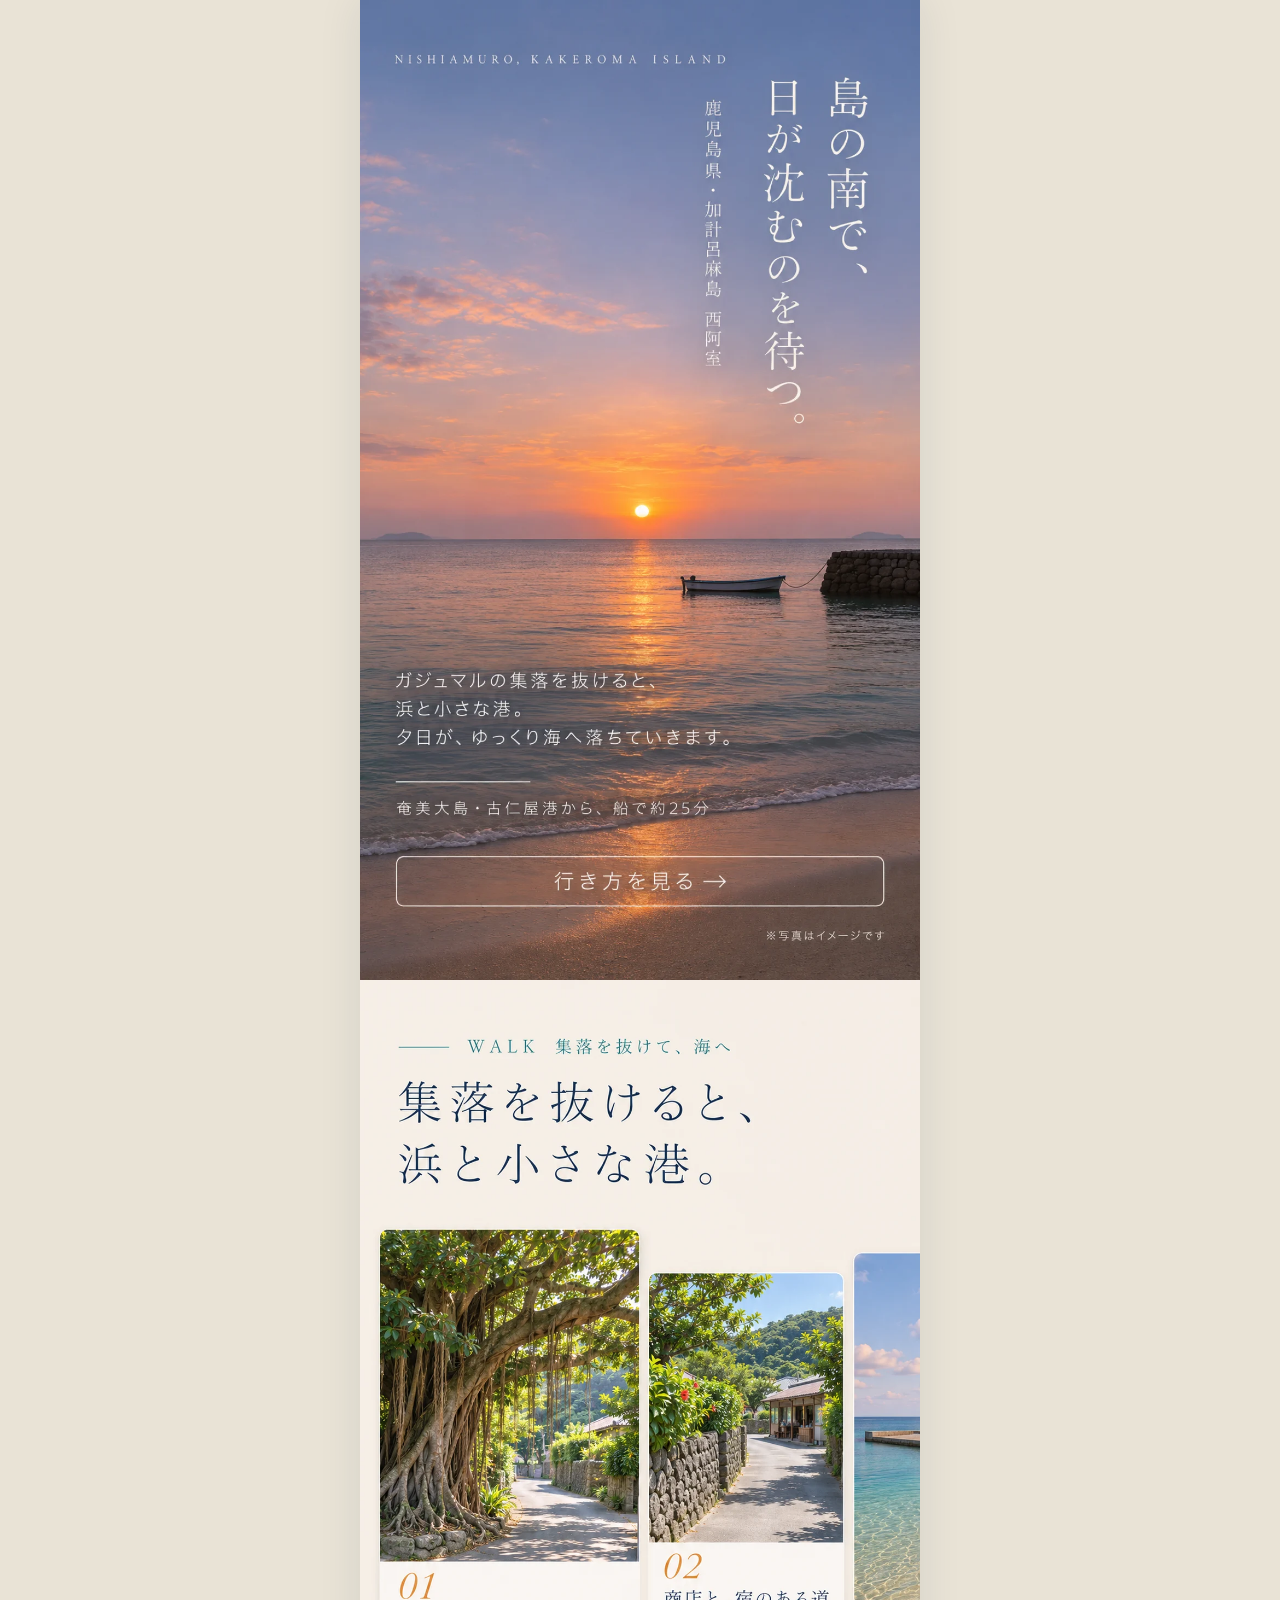
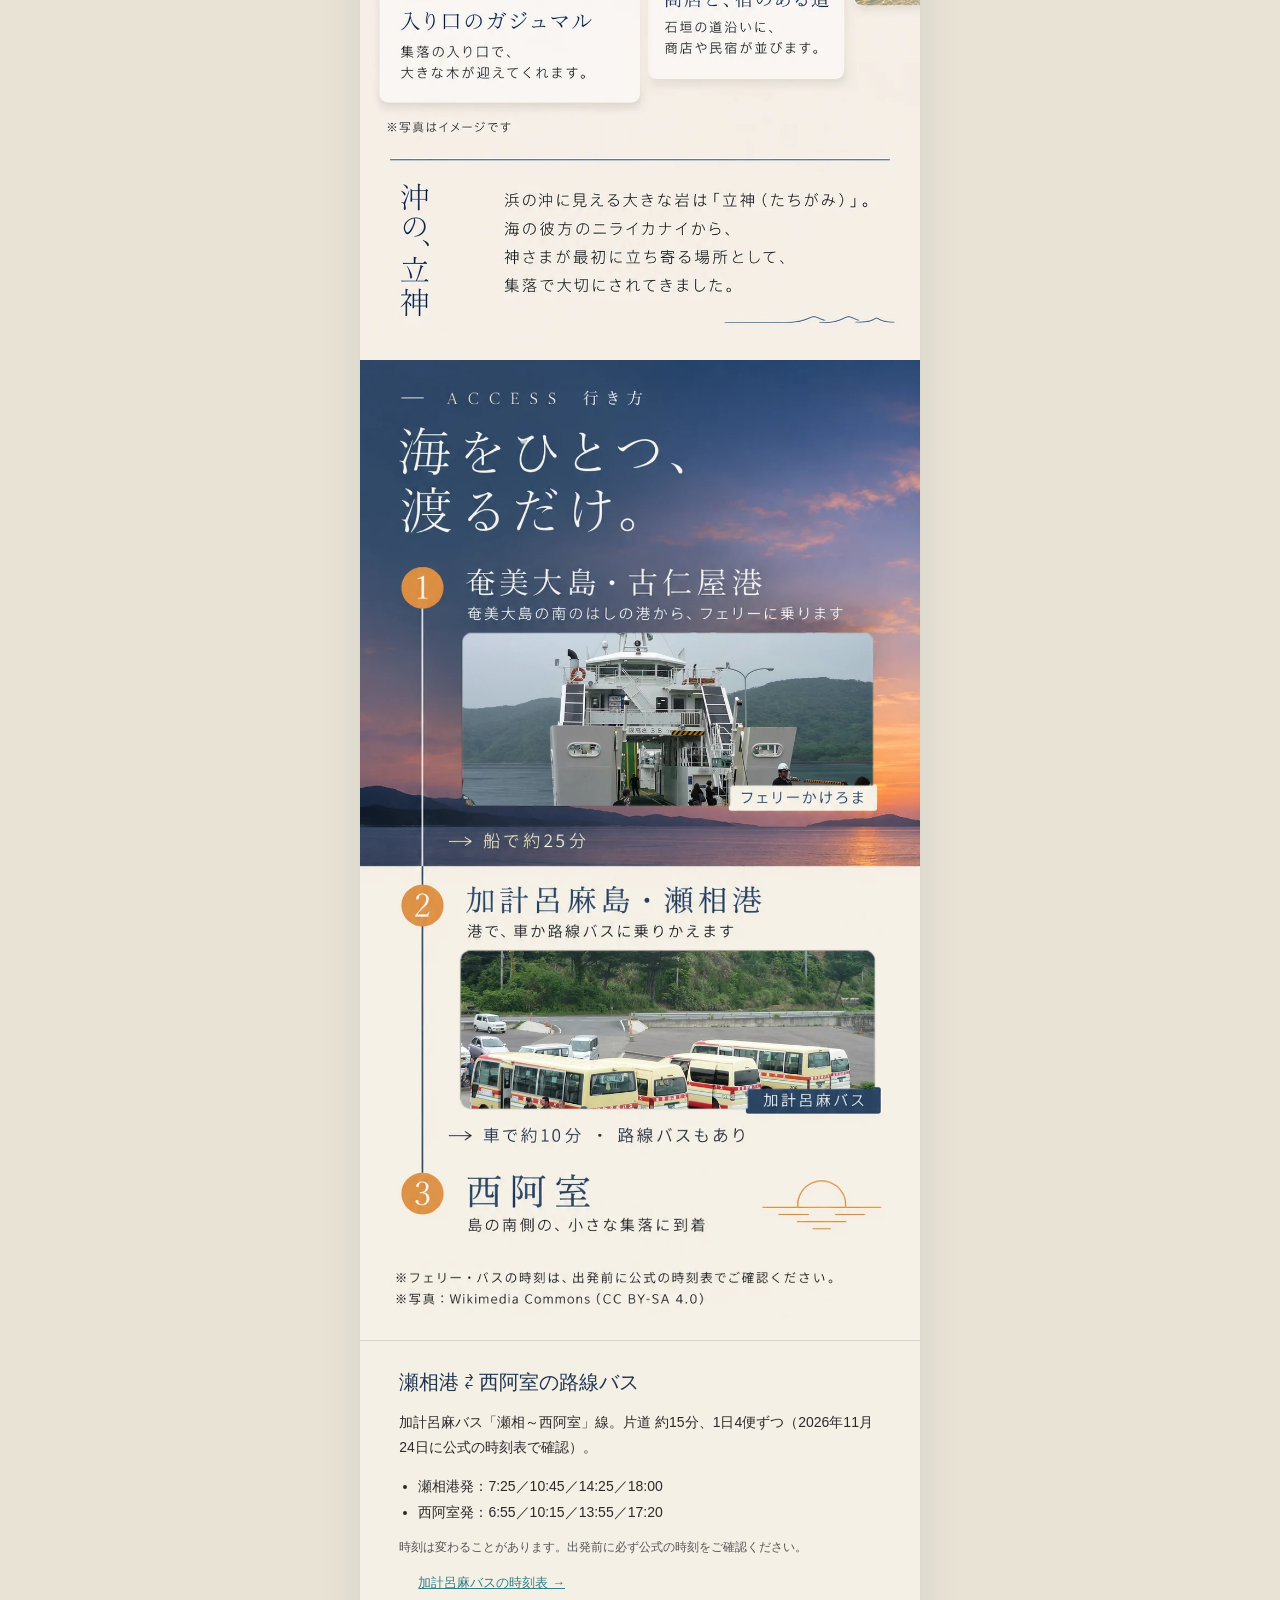
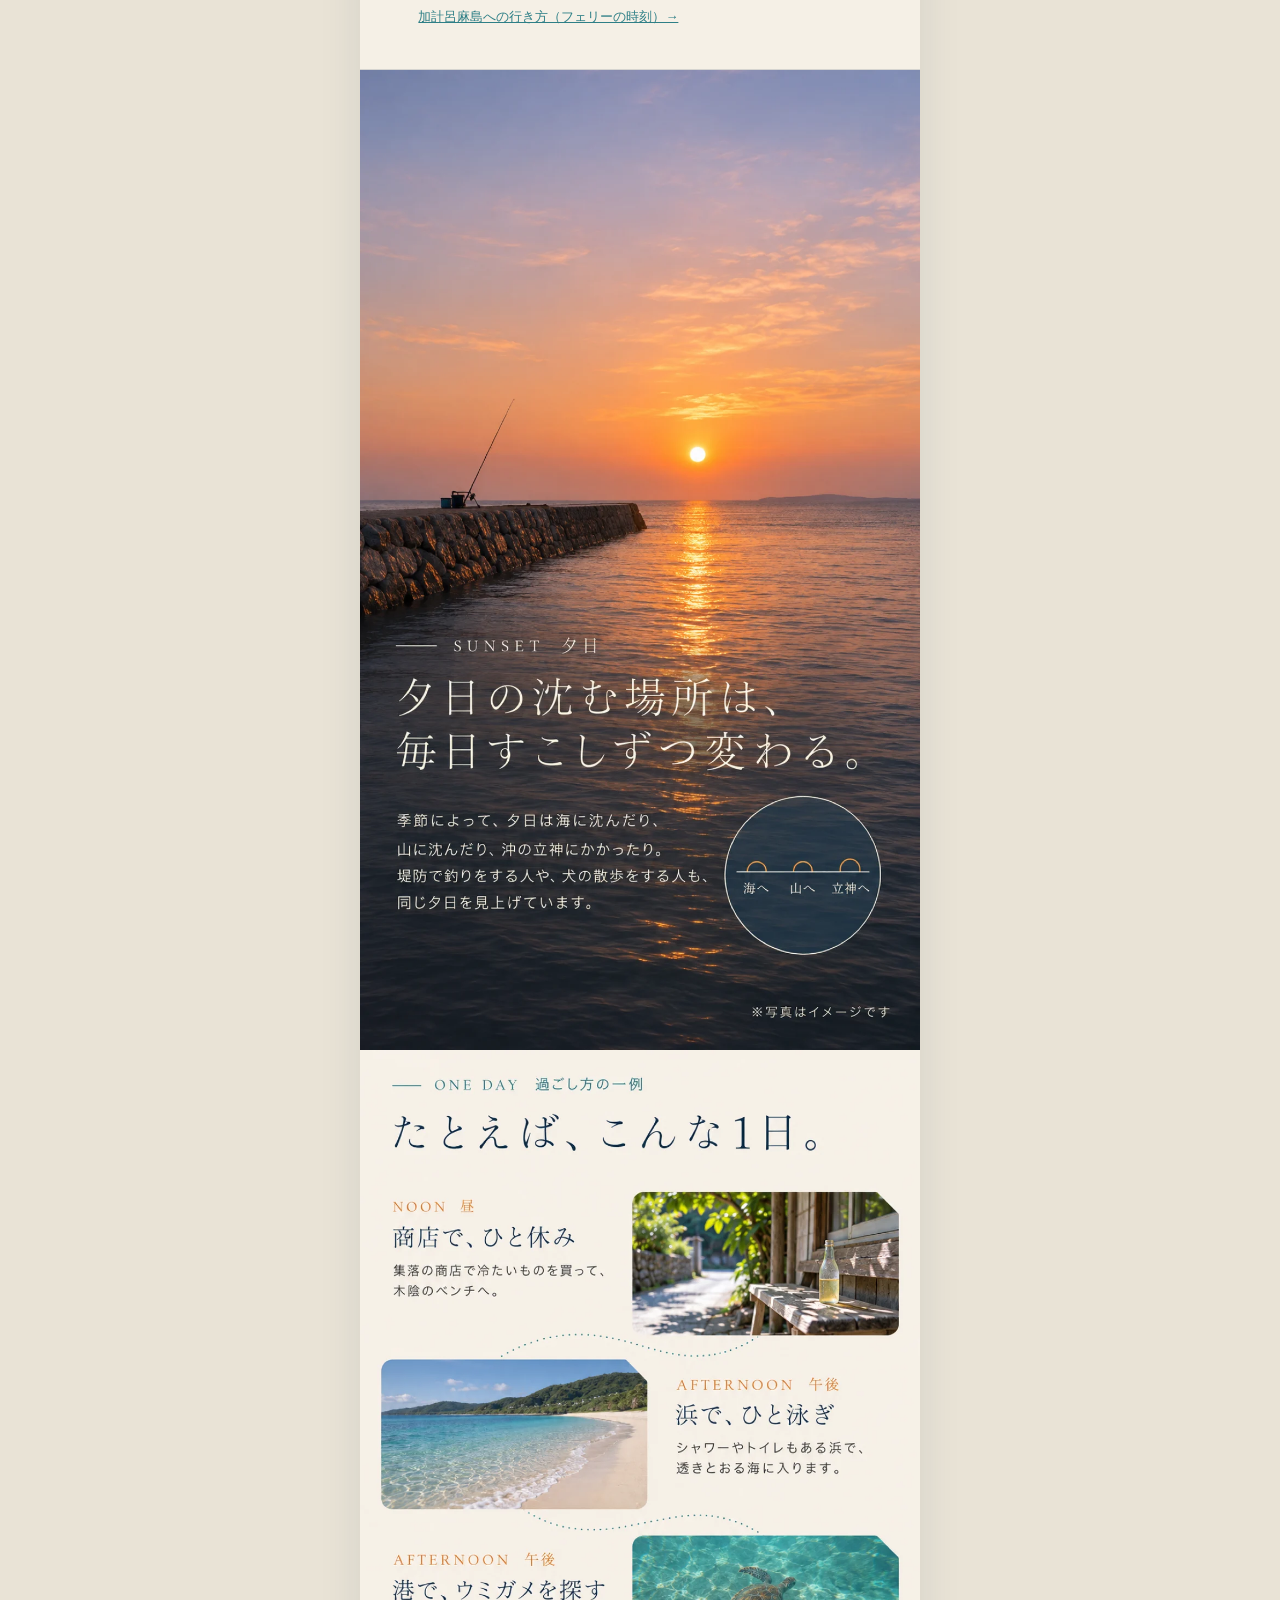
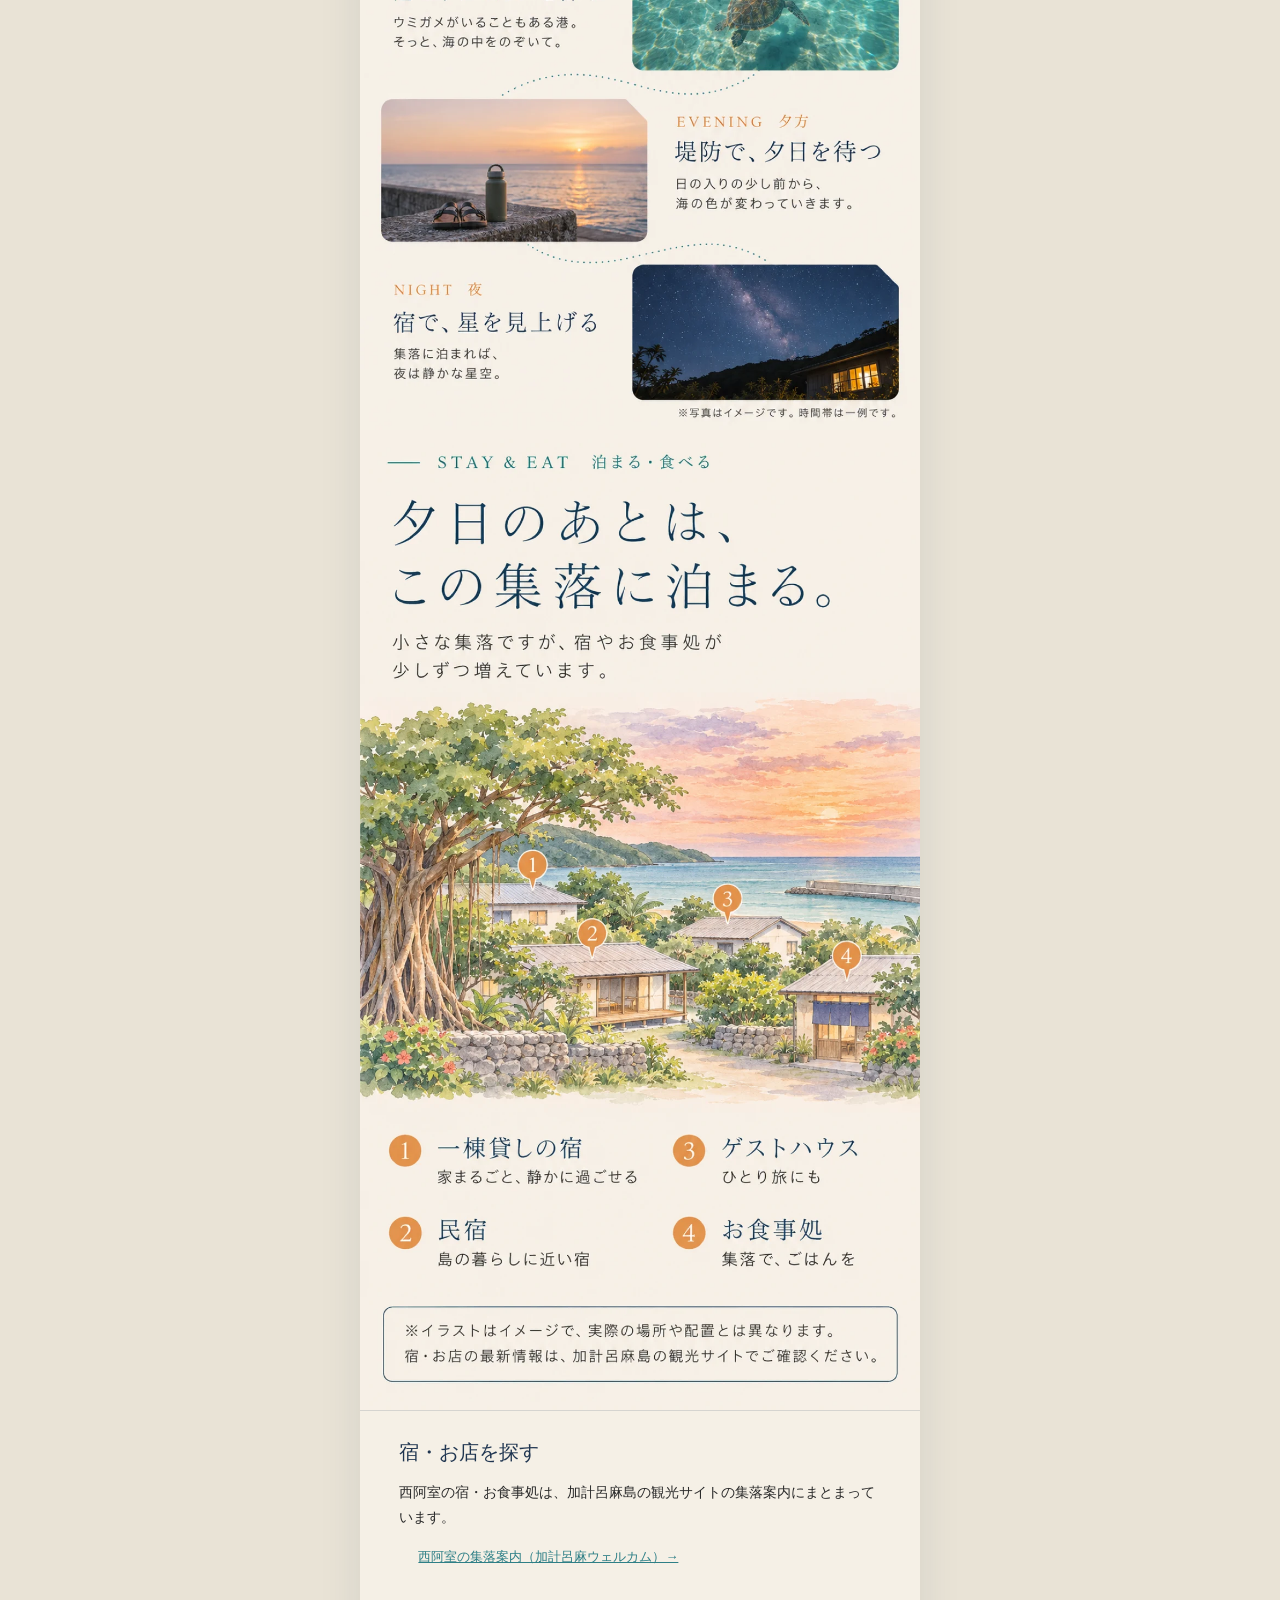
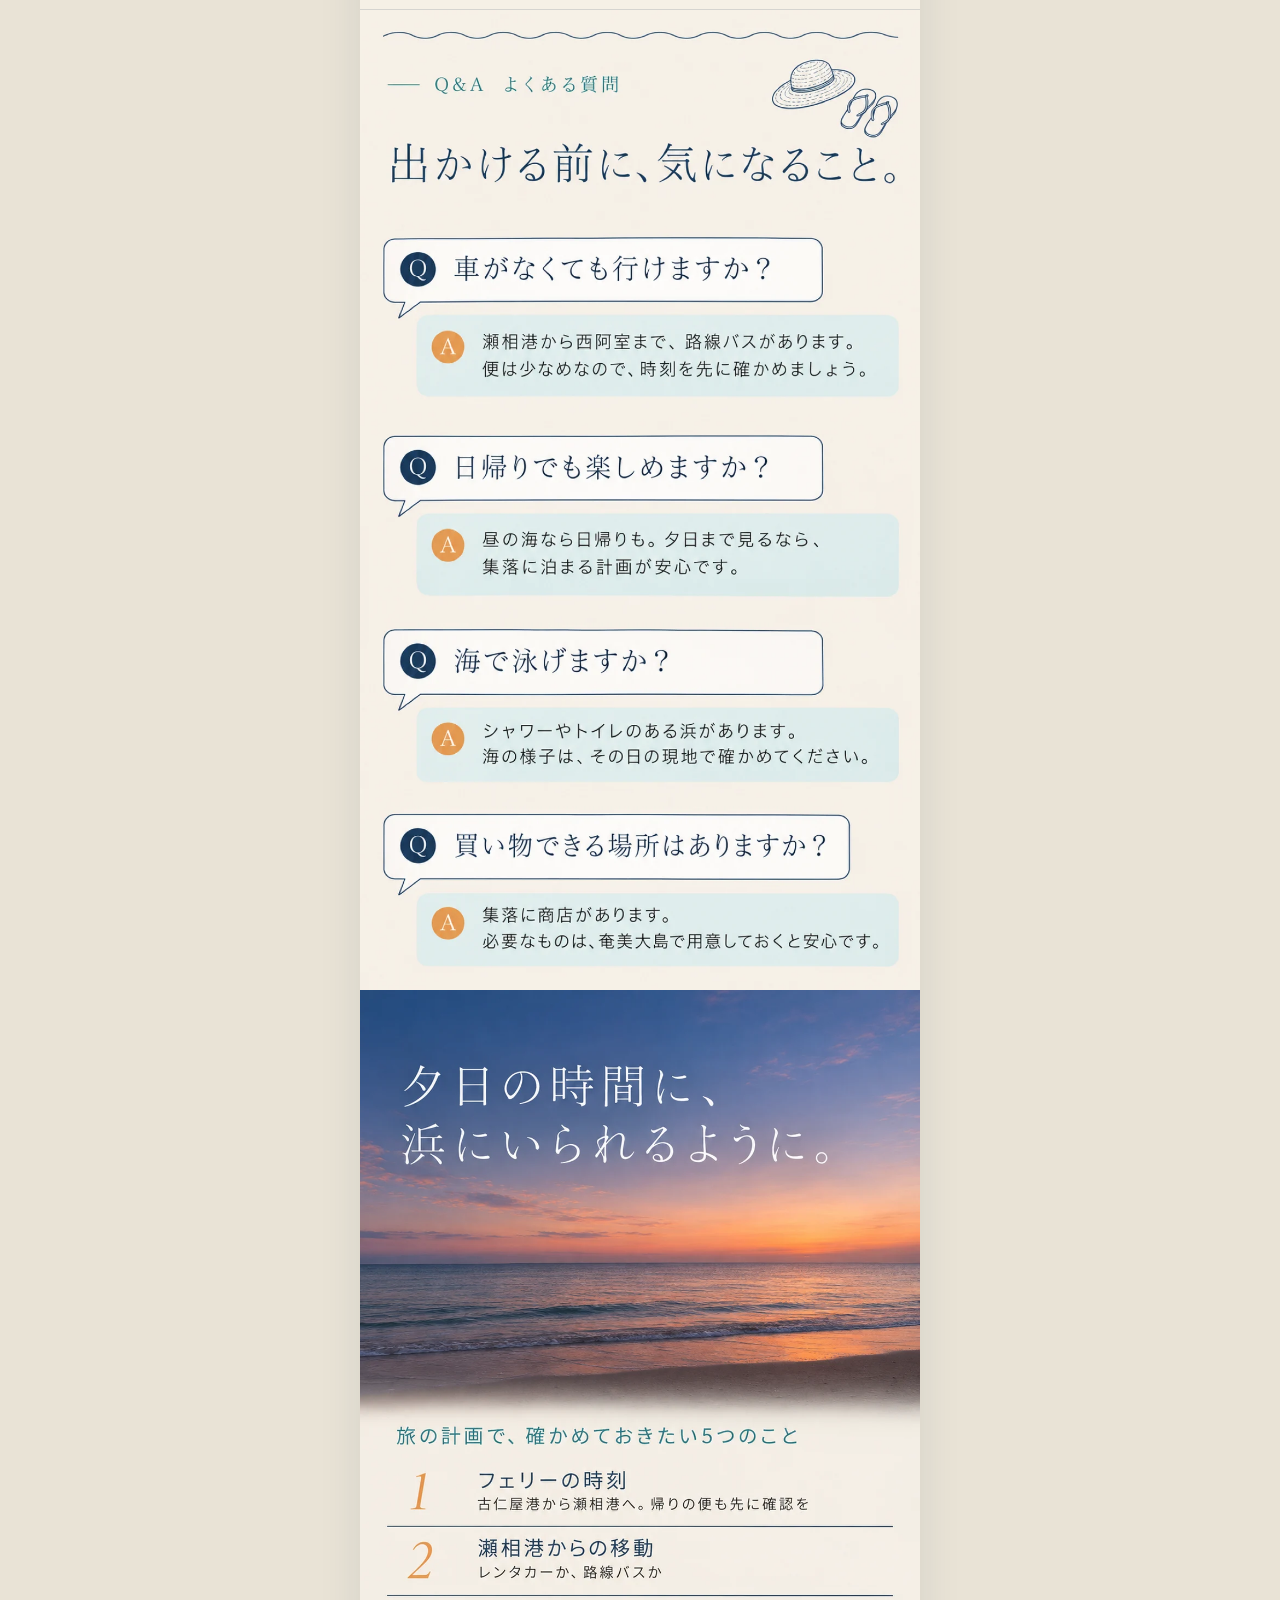
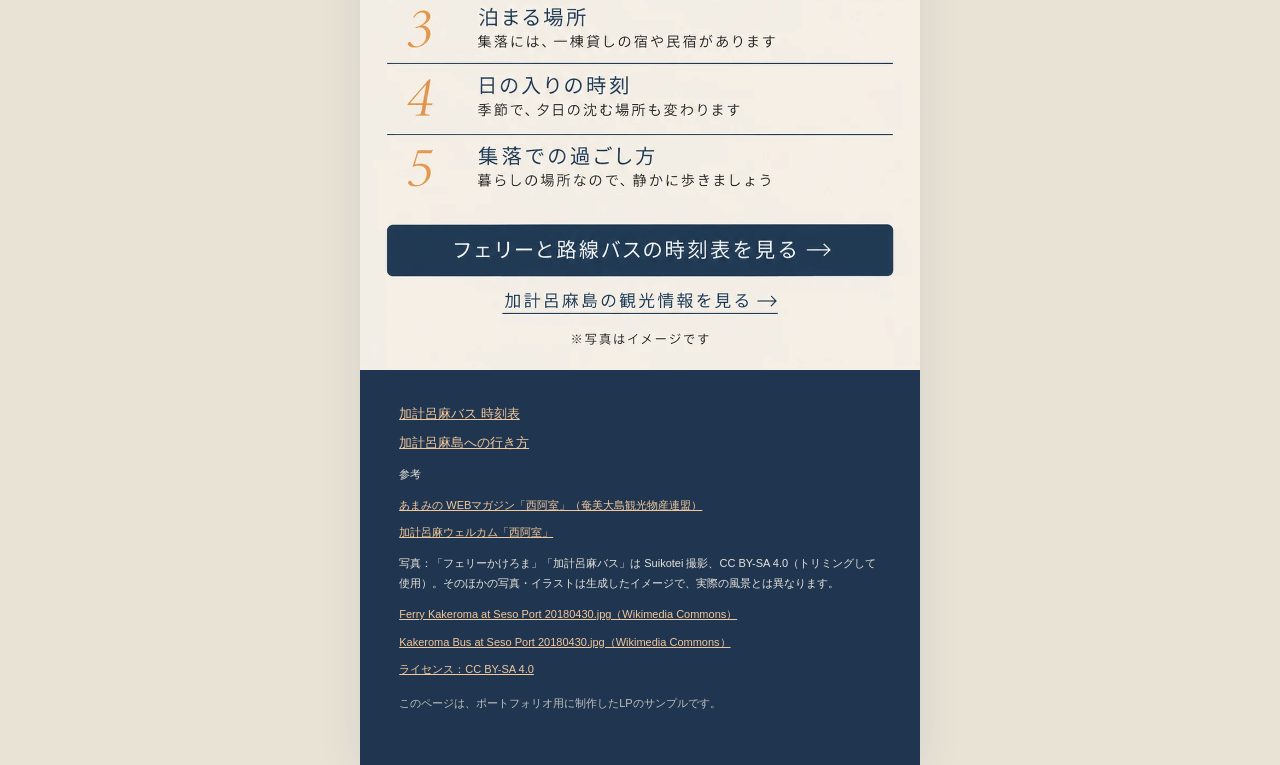
<file: nishiamuro/index.html>
<!doctype html>
<html lang="ja">
<head>
<meta charset="utf-8">
<meta name="viewport" content="width=device-width, initial-scale=1">
<title>島の南で、日が沈むのを待つ。｜加計呂麻島 西阿室</title>
<meta name="description" content="奄美大島から船で渡る加計呂麻島の南側、西阿室（にしあむろ）。ガジュマルの集落を抜けると、浜と小さな港。夕日を見に行く旅の計画ページ。">
<meta property="og:title" content="島の南で、日が沈むのを待つ。｜加計呂麻島 西阿室">
<meta property="og:description" content="奄美大島・古仁屋港から船で約25分。夕日の集落、西阿室へ。">
<meta property="og:type" content="website">
<meta property="og:image" content="images/ogp.jpg">
<link rel="icon" href="favicon.png">
<link rel="stylesheet" href="style.css">
</head>
<body>
<main class="lp">
  <section class="part" id="fv">
    <img src="images/01-fv.webp" width="1024" height="1792" fetchpriority="high"
      alt="NISHIAMURO, KAKEROMA ISLAND。鹿児島県・加計呂麻島 西阿室。島の南で、日が沈むのを待つ。ガジュマルの集落を抜けると、浜と小さな港。夕日が、ゆっくり海へ落ちていきます。奄美大島・古仁屋港から、船で約25分。浜から見る夕日の写真（イメージ）">
    <a class="hit" style="--x:6%;--y:87%;--w:88%;--h:5.6%" href="#access">行き方を見る</a>
  </section>
  <section class="part" id="walk">
    <img src="images/02-walk.webp" width="1024" height="1792" loading="lazy"
      alt="集落を抜けると、浜と小さな港。01 入り口のガジュマル：集落の入り口で、大きな木が迎えてくれます。02 商店と、宿のある道：石垣の道沿いに、商店や民宿が並びます。沖の、立神：浜の沖に見える大きな岩は「立神（たちがみ）」。海の彼方のニライカナイから、神さまが最初に立ち寄る場所として、集落で大切にされてきました。写真はイメージです。">
  </section>
  <section class="part" id="access">
    <img src="images/03-access.webp" width="1024" height="1792" loading="lazy"
      alt="行き方。海をひとつ、渡るだけ。1 奄美大島・古仁屋港からフェリーかけろまに乗り、船で約25分。2 加計呂麻島・瀬相港で、車か路線バス（加計呂麻バス）に乗りかえ、車で約10分。3 西阿室に到着。">
  </section>
  <section class="info" aria-labelledby="bus-h">
    <h2 id="bus-h">瀬相港 ⇄ 西阿室の路線バス</h2>
    <p>加計呂麻バス「瀬相～西阿室」線。片道 約15分、1日4便ずつ（2026年11月24日に公式の時刻表で確認）。</p>
    <ul>
      <li>瀬相港発：7:25／10:45／14:25／18:00</li>
      <li>西阿室発：6:55／10:15／13:55／17:20</li>
    </ul>
    <p class="small">時刻は変わることがあります。出発前に必ず公式の時刻をご確認ください。</p>
    <ul class="linklist">
      <li><a href="https://kakeroma-bus.com/jikokuhyou.html" target="_blank" rel="noopener">加計呂麻バスの時刻表 →</a></li>
      <li><a href="https://www.kakeroma-welcome.com/access" target="_blank" rel="noopener">加計呂麻島への行き方（フェリーの時刻）→</a></li>
    </ul>
  </section>
  <section class="part" id="sunset">
    <img src="images/04-sunset.webp" width="1024" height="1792" loading="lazy"
      alt="夕日の沈む場所は、毎日すこしずつ変わる。季節によって、夕日は海に沈んだり、山に沈んだり、沖の立神にかかったり。堤防で釣りをする人や、犬の散歩をする人も、同じ夕日を見上げています。写真はイメージです。">
  </section>
  <section class="part" id="day">
    <img src="images/05-day.webp" width="1024" height="1792" loading="lazy"
      alt="たとえば、こんな1日。昼：商店で、ひと休み。午後：シャワーやトイレもある浜で、ひと泳ぎ。午後：ウミガメがいることもある港で、ウミガメを探す。夕方：堤防で、夕日を待つ。夜：集落の宿で、星を見上げる。写真はイメージ、時間帯は一例です。">
  </section>
  <section class="part" id="stay">
    <img src="images/06-stay.webp" width="1024" height="1792" loading="lazy"
      alt="夕日のあとは、この集落に泊まる。小さな集落ですが、宿やお食事処が少しずつ増えています。1 一棟貸しの宿、2 民宿、3 ゲストハウス、4 お食事処。イラストはイメージで、実際の場所や配置とは異なります。">
  </section>
  <section class="info" aria-labelledby="stay-h">
    <h2 id="stay-h">宿・お店を探す</h2>
    <p>西阿室の宿・お食事処は、加計呂麻島の観光サイトの集落案内にまとまっています。</p>
    <ul class="linklist">
      <li><a href="https://www.kakeroma-welcome.com/other/map/791.html" target="_blank" rel="noopener">西阿室の集落案内（加計呂麻ウェルカム）→</a></li>
    </ul>
  </section>
  <section class="part" id="faq">
    <img src="images/07-faq.webp" width="1024" height="1792" loading="lazy"
      alt="出かける前に、気になること。Q 車がなくても行けますか？ A 瀬相港から西阿室まで、路線バスがあります。便は少なめなので、時刻を先に確かめましょう。Q 日帰りでも楽しめますか？ A 昼の海なら日帰りも。夕日まで見るなら、集落に泊まる計画が安心です。Q 海で泳げますか？ A シャワーやトイレのある浜があります。海の様子は、その日の現地で確かめてください。Q 買い物できる場所はありますか？ A 集落に商店があります。必要なものは、奄美大島で用意しておくと安心です。">
  </section>
  <section class="part" id="plan">
    <img src="images/08-plan.webp" width="1024" height="1792" loading="lazy"
      alt="夕日の時間に、浜にいられるように。旅の計画で、確かめておきたい5つのこと。1 フェリーの時刻：古仁屋港から瀬相港へ。帰りの便も先に確認を。2 瀬相港からの移動：レンタカーか、路線バスか。3 泊まる場所：集落には、一棟貸しの宿や民宿があります。4 日の入りの時刻：季節で、夕日の沈む場所も変わります。5 集落での過ごし方：暮らしの場所なので、静かに歩きましょう。">
    <a class="hit sq" style="--x:5%;--y:85%;--w:90%;--h:5.4%" href="https://www.kakeroma-welcome.com/access" target="_blank" rel="noopener">フェリーと路線バスの時刻表を見る（加計呂麻島への行き方のページへ）</a>
    <a class="hit sq" style="--x:24%;--y:91.6%;--w:52%;--h:2.8%" href="https://www.kakeroma-welcome.com/other/map/791.html" target="_blank" rel="noopener">加計呂麻島の観光情報を見る（西阿室の集落案内へ）</a>
  </section>
  <footer class="foot">
    <ul class="linklist big">
      <li><a href="https://kakeroma-bus.com/jikokuhyou.html" target="_blank" rel="noopener">加計呂麻バス 時刻表</a></li>
      <li><a href="https://www.kakeroma-welcome.com/access" target="_blank" rel="noopener">加計呂麻島への行き方</a></li>
    </ul>
    <p>参考</p>
    <ul class="linklist">
      <li><a href="https://www.amami-tourism.org/magazine/3378/" target="_blank" rel="noopener">あまみの WEBマガジン「西阿室」（奄美大島観光物産連盟）</a></li>
      <li><a href="https://www.kakeroma-welcome.com/other/map/791.html" target="_blank" rel="noopener">加計呂麻ウェルカム「西阿室」</a></li>
    </ul>
    <p>写真：「フェリーかけろま」「加計呂麻バス」は Suikotei 撮影、CC BY-SA 4.0（トリミングして使用）。そのほかの写真・イラストは生成したイメージで、実際の風景とは異なります。</p>
    <ul class="linklist">
      <li><a href="https://commons.wikimedia.org/wiki/File:Ferry_Kakeroma_at_Seso_Port_20180430.jpg" target="_blank" rel="noopener">Ferry Kakeroma at Seso Port 20180430.jpg（Wikimedia Commons）</a></li>
      <li><a href="https://commons.wikimedia.org/wiki/File:Kakeroma_Bus_at_Seso_Port_20180430.jpg" target="_blank" rel="noopener">Kakeroma Bus at Seso Port 20180430.jpg（Wikimedia Commons）</a></li>
      <li><a href="https://creativecommons.org/licenses/by-sa/4.0/deed.ja" target="_blank" rel="noopener">ライセンス：CC BY-SA 4.0</a></li>
    </ul>
    <p class="note">このページは、ポートフォリオ用に制作したLPのサンプルです。</p>
  </footer>
</main>
</body>
</html>
</file>
<file: asanagi/style.css>
:root { --bg:#F4F6F8; --page:#E6EAEE; --ink:#1E2F4A; --accent:#B8743E; --btn:#1E2F4A; --btntext:#FFFFFF; }
* { box-sizing:border-box; }
html { scroll-behavior:smooth; }
@media (prefers-reduced-motion: reduce) { html { scroll-behavior:auto; } .float { transition:none; } }
body { margin:0; background:var(--page); color:var(--ink); font-family:"Hiragino Sans","Hiragino Kaku Gothic ProN","Noto Sans JP",sans-serif; }
.lp { max-width:560px; margin:0 auto; background:var(--bg); box-shadow:0 0 40px rgba(0,0,0,.08); }
.part { position:relative; }
.part img { display:block; width:100%; height:auto; }
.hit { position:absolute; left:var(--x); top:var(--y); width:var(--w); height:var(--h); border-radius:8px; font-size:0; color:transparent; }
.hit:focus-visible { outline:3px solid var(--accent); outline-offset:2px; }
.hit:hover { box-shadow:0 0 0 3px var(--accent); }
.note { margin:0; padding:16px 7%; font-size:13px; line-height:1.7; text-align:center; background:var(--bg); }
.note:target { background:var(--accent); color:#111; font-weight:600; }
.foot { padding:24px 7% 96px; font-size:12px; line-height:1.8; text-align:center; border-top:1px solid rgba(0,0,0,.08); opacity:.85; }
.float { position:fixed; left:50%; bottom:calc(14px + env(safe-area-inset-bottom, 0px)); transform:translate(-50%,160%); width:min(92vw,520px); padding:14px 0; text-align:center; background:var(--btn); color:var(--btntext); font-weight:600; font-size:16px; border-radius:8px; text-decoration:none; box-shadow:0 6px 18px rgba(0,0,0,.25); transition:transform .35s ease; z-index:10; }
.float.show { transform:translate(-50%,0); }
</file>
<file: ehon/style.css>
:root { --bg:#FBF6EC; --page:#F1E8D6; --ink:#5B4636; --accent:#F2C14E; --btn:#E2604B; --btntext:#FFFFFF; }
* { box-sizing:border-box; }
html { scroll-behavior:smooth; }
@media (prefers-reduced-motion: reduce) { html { scroll-behavior:auto; } .float { transition:none; } }
body { margin:0; background:var(--page); color:var(--ink); font-family:"Hiragino Sans","Hiragino Kaku Gothic ProN","Noto Sans JP",sans-serif; }
.lp { max-width:560px; margin:0 auto; background:var(--bg); box-shadow:0 0 40px rgba(0,0,0,.08); }
.part { position:relative; }
.part img { display:block; width:100%; height:auto; }
.hit { position:absolute; left:var(--x); top:var(--y); width:var(--w); height:var(--h); border-radius:8px; font-size:0; color:transparent; }
.hit:focus-visible { outline:3px solid var(--accent); outline-offset:2px; }
.hit:hover { box-shadow:0 0 0 3px var(--accent); }
.note { margin:0; padding:16px 7%; font-size:13px; line-height:1.7; text-align:center; background:var(--bg); }
.note:target { background:var(--accent); color:#111; font-weight:600; }
.foot { padding:24px 7% 96px; font-size:12px; line-height:1.8; text-align:center; border-top:1px solid rgba(0,0,0,.08); opacity:.85; }
.float { position:fixed; left:50%; bottom:calc(14px + env(safe-area-inset-bottom, 0px)); transform:translate(-50%,160%); width:min(92vw,520px); padding:14px 0; text-align:center; background:var(--btn); color:var(--btntext); font-weight:600; font-size:16px; border-radius:8px; text-decoration:none; box-shadow:0 6px 18px rgba(0,0,0,.25); transition:transform .35s ease; z-index:10; }
.float.show { transform:translate(-50%,0); }
</file>
<file: frameshift/style.css>
:root { --bg:#FFFFFF; --page:#F2F2EE; --ink:#111111; --accent:#D4FF3A; --btn:#111111; --btntext:#D4FF3A; }
* { box-sizing:border-box; }
html { scroll-behavior:smooth; }
@media (prefers-reduced-motion: reduce) { html { scroll-behavior:auto; } .float { transition:none; } }
body { margin:0; background:var(--page); color:var(--ink); font-family:"Hiragino Sans","Hiragino Kaku Gothic ProN","Noto Sans JP",sans-serif; }
.lp { max-width:560px; margin:0 auto; background:var(--bg); box-shadow:0 0 40px rgba(0,0,0,.08); }
.part { position:relative; }
.part img { display:block; width:100%; height:auto; }
.hit { position:absolute; left:var(--x); top:var(--y); width:var(--w); height:var(--h); border-radius:8px; font-size:0; color:transparent; }
.hit:focus-visible { outline:3px solid var(--accent); outline-offset:2px; }
.hit:hover { box-shadow:0 0 0 3px var(--accent); }
.note { margin:0; padding:16px 7%; font-size:13px; line-height:1.7; text-align:center; background:var(--bg); }
.note:target { background:var(--accent); color:#111; font-weight:600; }
.foot { padding:24px 7% 96px; font-size:12px; line-height:1.8; text-align:center; border-top:1px solid rgba(0,0,0,.08); opacity:.85; }
.float { position:fixed; left:50%; bottom:calc(14px + env(safe-area-inset-bottom, 0px)); transform:translate(-50%,160%); width:min(92vw,520px); padding:14px 0; text-align:center; background:var(--btn); color:var(--btntext); font-weight:600; font-size:16px; border-radius:8px; text-decoration:none; box-shadow:0 6px 18px rgba(0,0,0,.25); transition:transform .35s ease; z-index:10; }
.float.show { transform:translate(-50%,0); }
</file>
<file: hitomae/style.css>
:root { --cream:#FFF8EC; --ink:#1A1A1A; --blue:#1E9BE0; --red:#E8382E; }
* { box-sizing:border-box; }
html,body { margin:0; }
body { background:var(--cream); color:var(--ink); font-family:"Hiragino Sans","Hiragino Kaku Gothic ProN","Noto Sans JP",sans-serif; }
.lp { max-width:560px; margin:0 auto; background:var(--cream); box-shadow:0 0 40px rgba(0,0,0,.06); }
.part { position:relative; }
.part img { display:block; width:100%; height:auto; }
.hit { position:absolute; left:var(--x); top:var(--y); width:var(--w); height:var(--h); border-radius:999px; font-size:0; color:transparent; }
.hit:focus-visible { outline:3px solid var(--blue); outline-offset:3px; }
.hit:hover { box-shadow:0 0 0 3px rgba(232,56,46,.25); }
.stores { list-style:none; margin:0; padding:0 6% 28px; display:flex; flex-wrap:wrap; gap:10px; justify-content:center; }
.stores a { display:inline-block; padding:10px 18px; border:2px solid var(--ink); border-radius:999px; color:var(--ink); text-decoration:none; font-weight:700; font-size:14px; background:#fff; }
.stores a:hover { background:var(--ink); color:#fff; }
.foot { padding:24px 6% 96px; text-align:center; font-size:12px; line-height:1.7; border-top:1px solid rgba(0,0,0,.08); }
.foot .note { color:#666; }
.float { position:fixed; left:50%; bottom:14px; transform:translate(-50%,140%); width:min(92vw,520px); padding:14px 0; text-align:center; background:var(--red); color:#fff; font-weight:700; font-size:16px; border-radius:999px; text-decoration:none; box-shadow:0 6px 18px rgba(232,56,46,.35); transition:transform .35s ease; z-index:10; }
.float.show { transform:translate(-50%,0); }
@media (prefers-reduced-motion: reduce) { .float { transition:none; } }
</file>
<file: konekone/style.css>
:root { --bg:#FAF8F3; --page:#EFEAE0; --ink:#24306B; --accent:#E3B04B; --btn:#24306B; --btntext:#FFFFFF; }
* { box-sizing:border-box; }
html { scroll-behavior:smooth; }
@media (prefers-reduced-motion: reduce) { html { scroll-behavior:auto; } .float { transition:none; } }
body { margin:0; background:var(--page); color:var(--ink); font-family:"Hiragino Sans","Hiragino Kaku Gothic ProN","Noto Sans JP",sans-serif; }
.lp { max-width:560px; margin:0 auto; background:var(--bg); box-shadow:0 0 40px rgba(0,0,0,.08); }
.part { position:relative; }
.part img { display:block; width:100%; height:auto; }
.hit { position:absolute; left:var(--x); top:var(--y); width:var(--w); height:var(--h); border-radius:8px; font-size:0; color:transparent; }
.hit:focus-visible { outline:3px solid var(--accent); outline-offset:2px; }
.hit:hover { box-shadow:0 0 0 3px var(--accent); }
.note { margin:0; padding:16px 7%; font-size:13px; line-height:1.7; text-align:center; background:var(--bg); }
.note:target { background:var(--accent); color:#111; font-weight:600; }
.foot { padding:24px 7% 96px; font-size:12px; line-height:1.8; text-align:center; border-top:1px solid rgba(0,0,0,.08); opacity:.85; }
.float { position:fixed; left:50%; bottom:calc(14px + env(safe-area-inset-bottom, 0px)); transform:translate(-50%,160%); width:min(92vw,520px); padding:14px 0; text-align:center; background:var(--btn); color:var(--btntext); font-weight:600; font-size:16px; border-radius:8px; text-decoration:none; box-shadow:0 6px 18px rgba(0,0,0,.25); transition:transform .35s ease; z-index:10; }
.float.show { transform:translate(-50%,0); }
</file>
<file: nishiamuro/style.css>
:root { --ai:#1F3550; --sun:#E9A15A; --sand:#F5F0E6; --sea:#2E7F86; --ink:#2A2A2A; }
* { box-sizing:border-box; }
html { scroll-behavior:smooth; }
@media (prefers-reduced-motion: reduce) { html { scroll-behavior:auto; } }
body { margin:0; background:#E9E3D6; color:var(--ink); font-family:"Hiragino Sans","Hiragino Kaku Gothic ProN","Noto Sans JP",sans-serif; }
.lp { max-width:560px; margin:0 auto; background:var(--sand); box-shadow:0 0 40px rgba(31,53,80,.10); }
.part { position:relative; }
.part img { display:block; width:100%; height:auto; }
.hit { position:absolute; left:var(--x); top:var(--y); width:var(--w); height:var(--h); border-radius:6px; font-size:0; color:transparent; }
.hit:focus-visible { outline:3px solid var(--sun); outline-offset:2px; }
.hit:hover { box-shadow:0 0 0 2px rgba(233,161,90,.6); }
.info { padding:28px 7% 32px; border-top:1px solid rgba(31,53,80,.15); border-bottom:1px solid rgba(31,53,80,.15); }
.info h2 { margin:0 0 12px; font-family:"Hiragino Mincho ProN","Yu Mincho",serif; font-weight:400; font-size:20px; color:var(--ai); word-break:auto-phrase; text-wrap:balance; line-break:strict; }
.info p, .info li { font-size:14px; line-height:1.8; }
.info ul { padding-left:1.2em; margin:8px 0; }
.info .small { font-size:12px; color:#555; }
a { color:var(--sea); }
.foot { padding:28px 7% 40px; font-size:11px; line-height:1.8; color:#555; background:var(--ai); color:#E8E4DA; }
.foot a { color:#F3C89A; }
.foot .links a { display:inline-block; margin:0 10px 8px 0; font-size:13px; }
.foot .note { margin-top:14px; opacity:.8; }
.linklist { list-style:none; padding:0; margin:6px 0 10px; }
.linklist li { margin:0 0 8px; }
.linklist a { display:inline-block; font-size:13px; line-height:1.5; }
.foot .linklist a { font-size:11px; }
.foot .linklist.big a { font-size:13px; }
</file>
